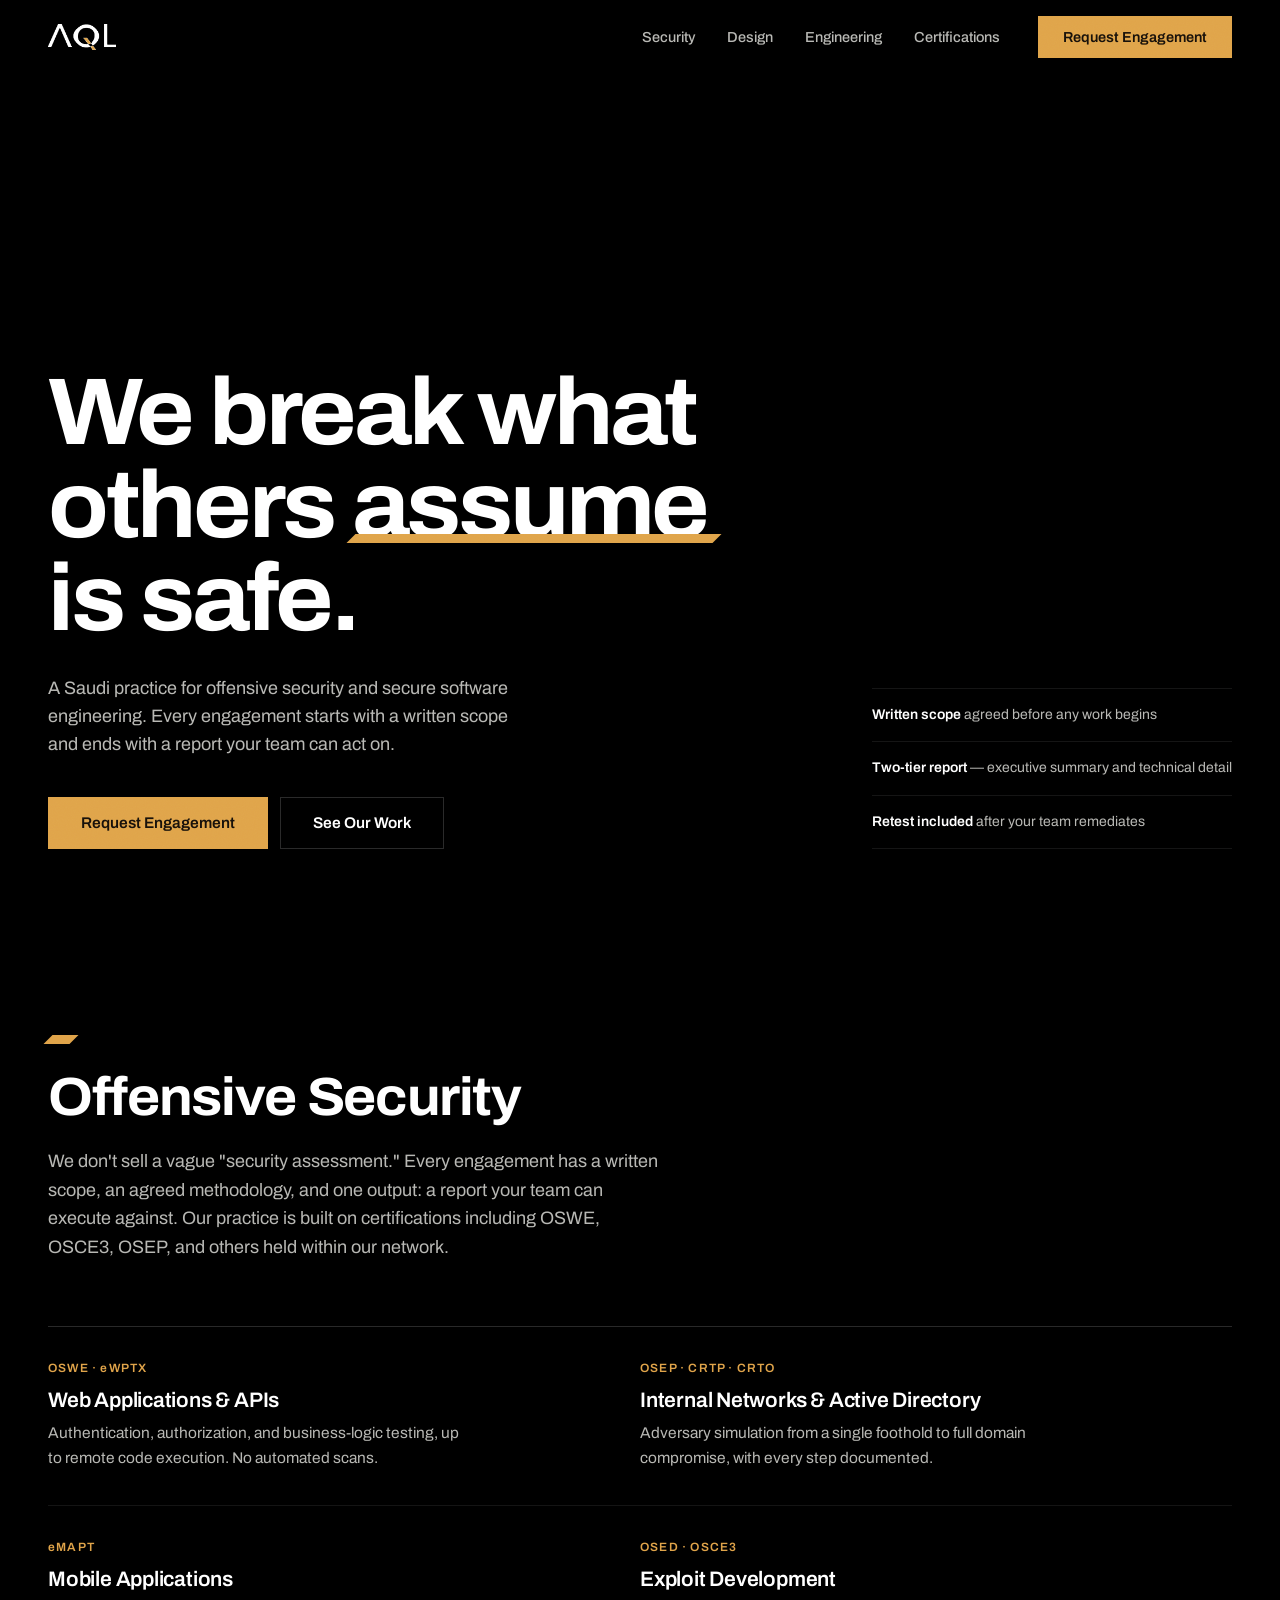
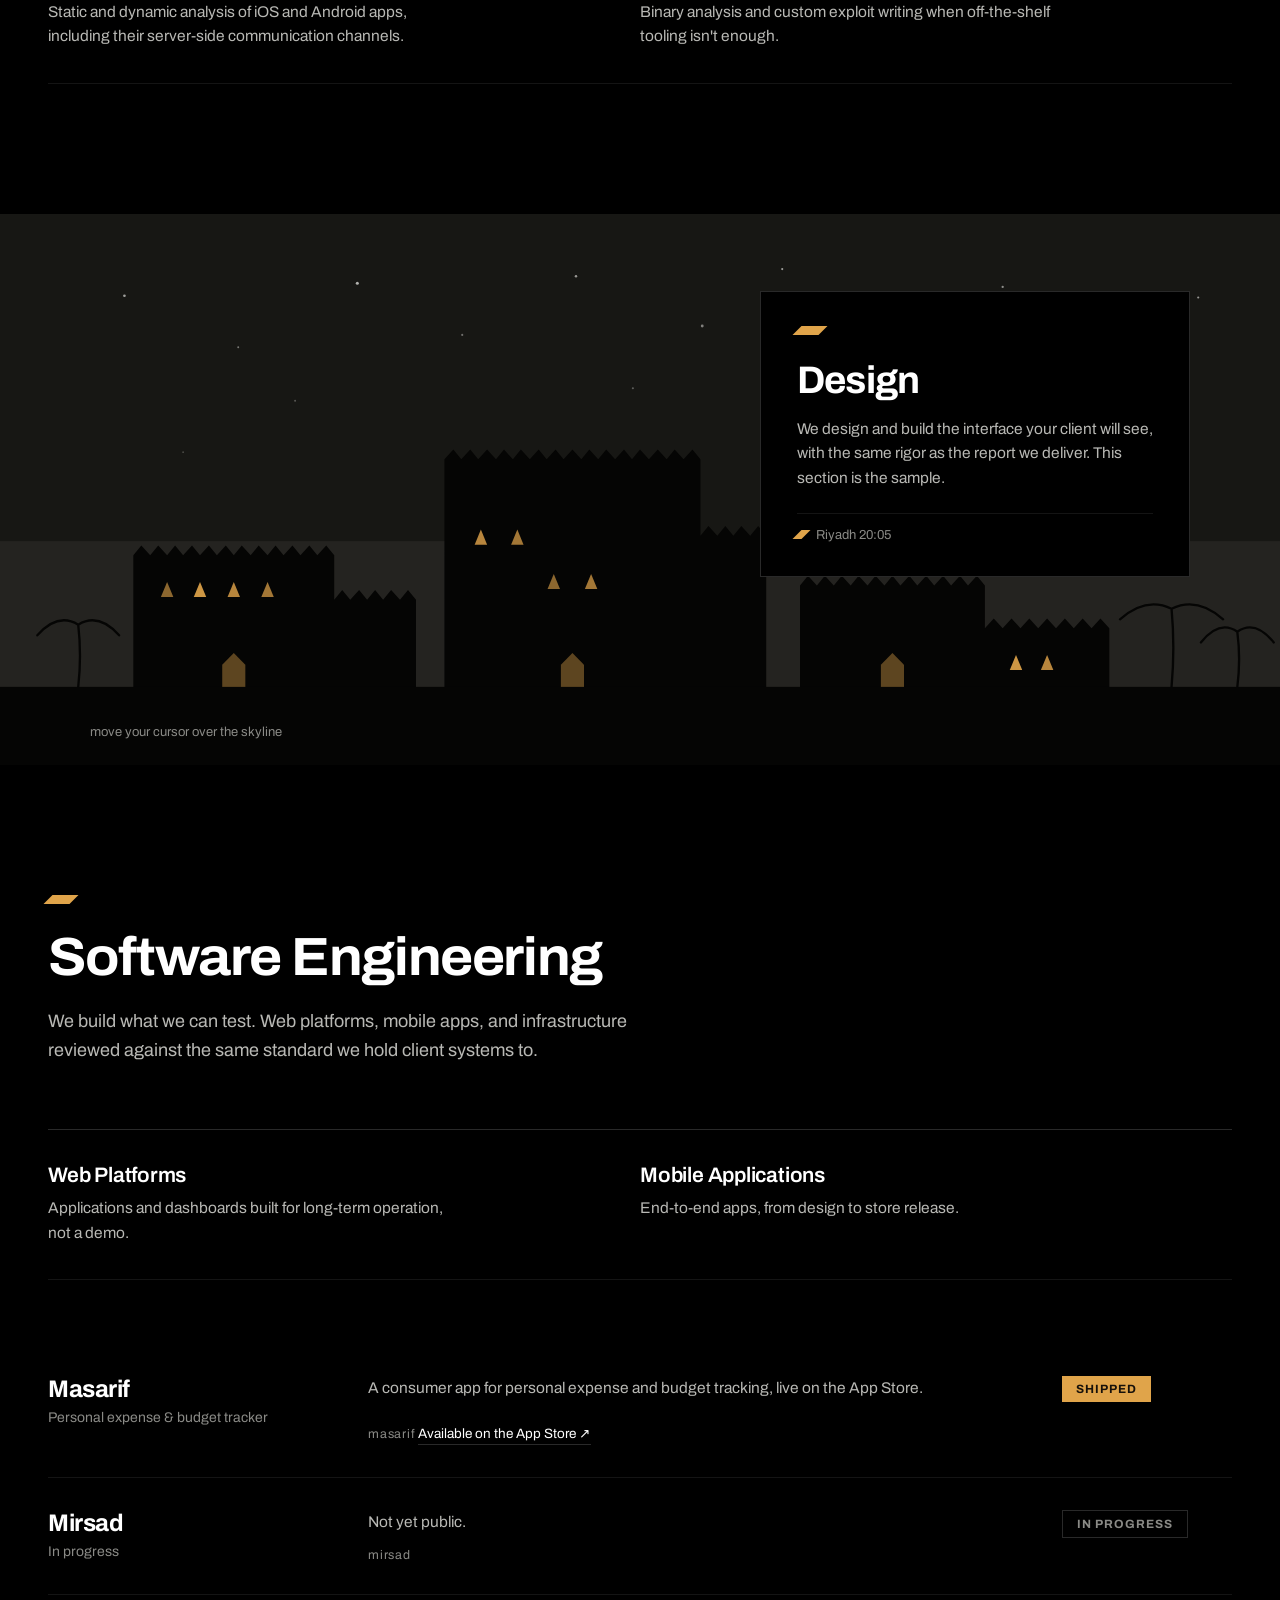
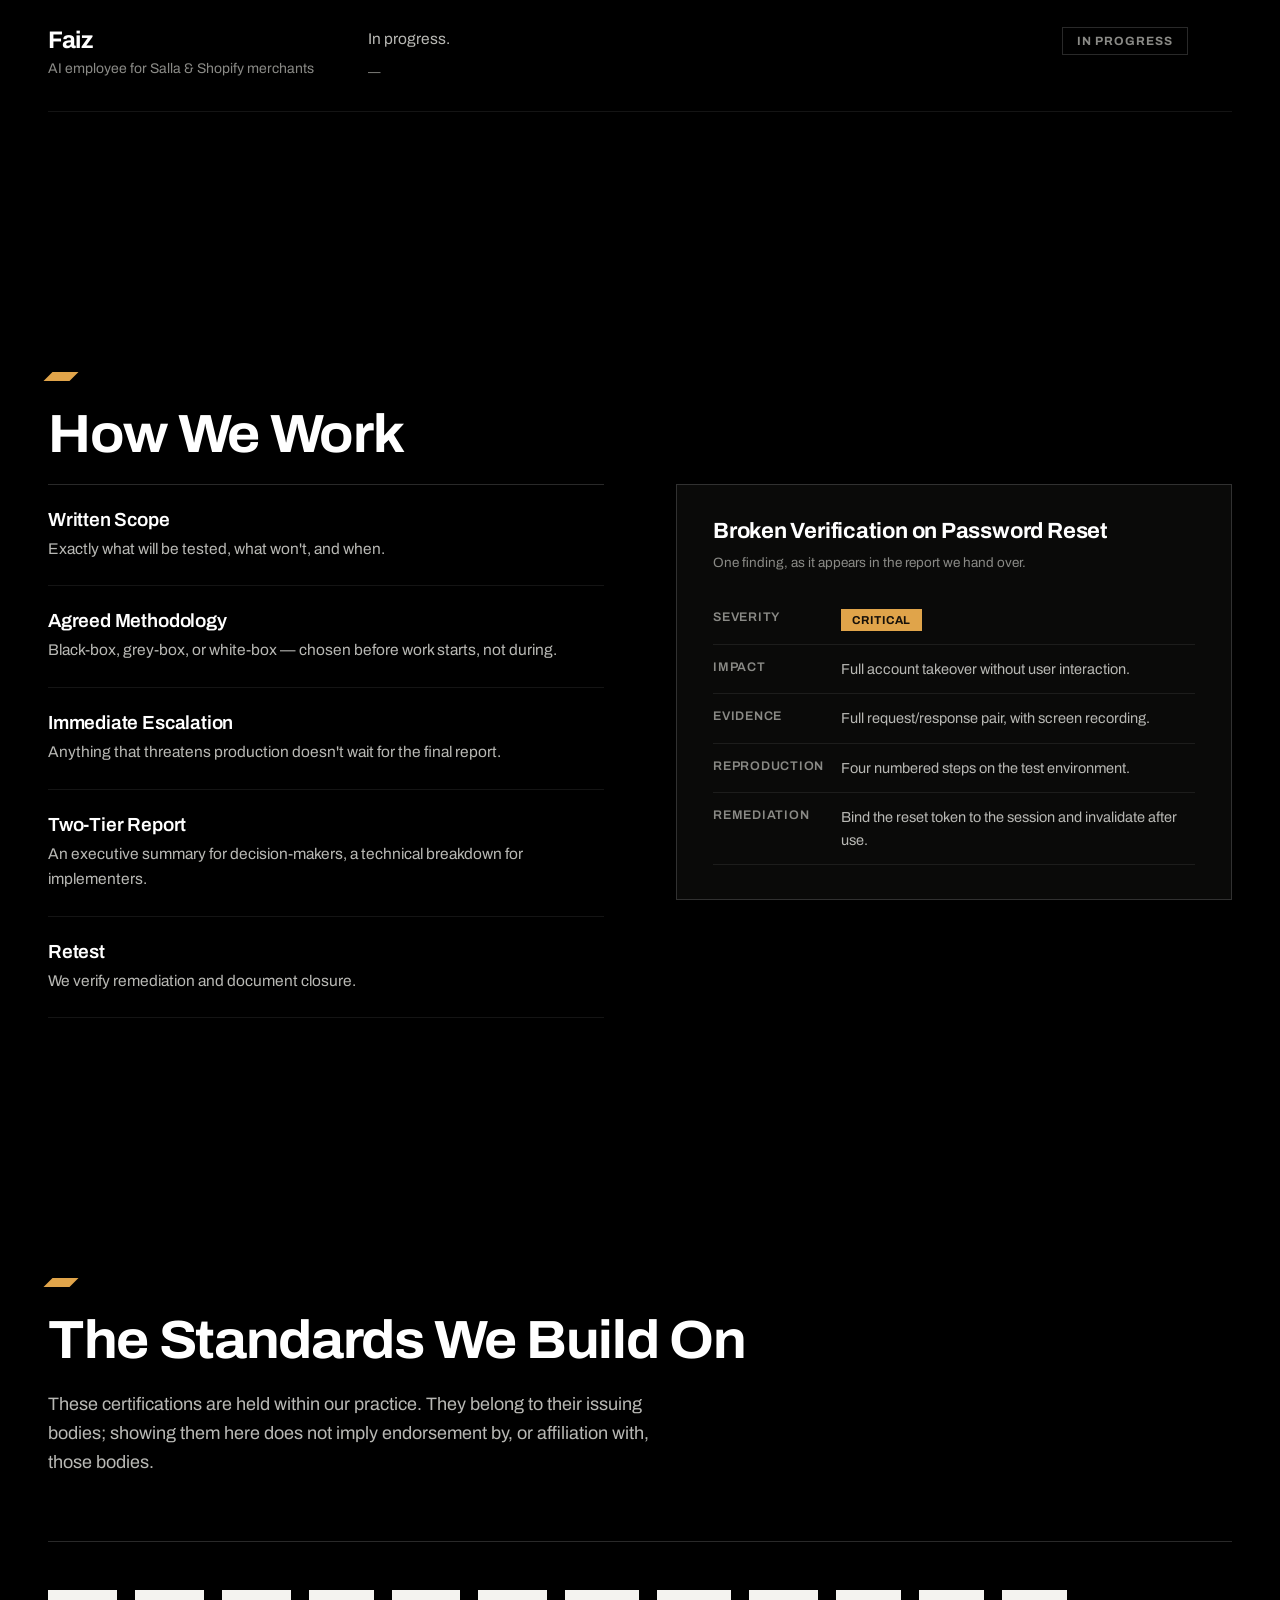
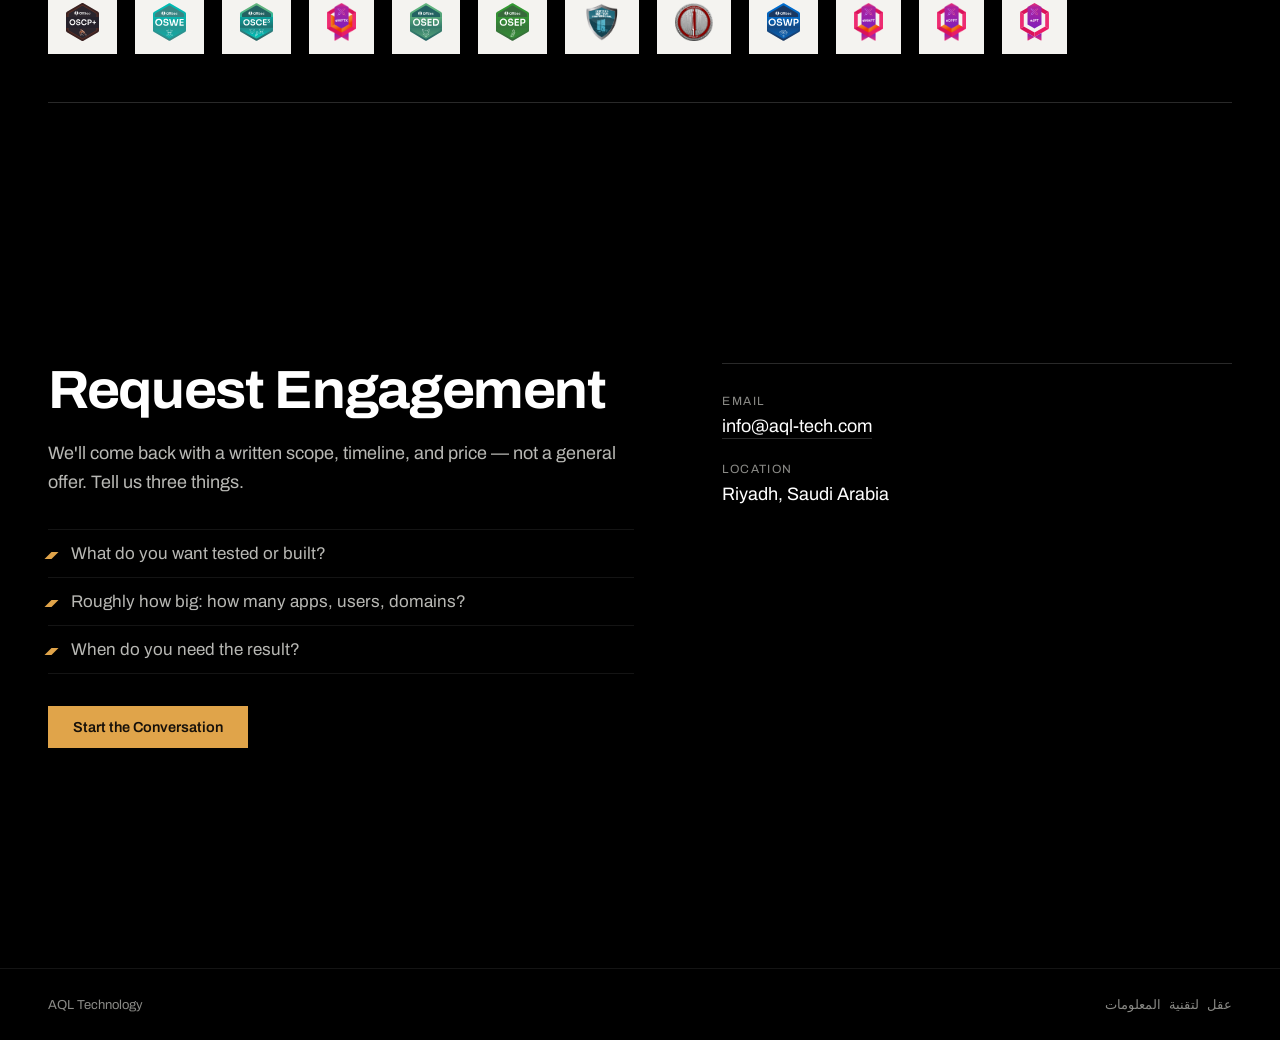
<file: index.html>
<!doctype html>
<html lang="en" dir="ltr" class="anim">
<head>
<meta charset="utf-8">
<meta name="viewport" content="width=device-width,initial-scale=1,viewport-fit=cover">
<meta name="theme-color" content="#000000">
<title>AQL Technology — Offensive Security &amp; Software Engineering</title>
<meta name="description" content="A Saudi practice for offensive security and secure software engineering. Every engagement starts with a written scope and ends with a report your team can act on.">
<link rel="icon" type="image/png" href="assets/logo_favicon.png">

<link rel="preconnect" href="https://fonts.googleapis.com">
<link rel="preconnect" href="https://fonts.gstatic.com" crossorigin>
<link rel="stylesheet" href="https://fonts.googleapis.com/css2?family=Archivo:wdth,wght@75..125,400..800&display=swap">

<style>
  :root{
    --bg:#000000; --ink:#ffffff;
    --text-2:#B8B8B4;            /* body secondary  ~9.2:1 */
    --text-3:#8A8A86;            /* labels / small  ~6.1:1 */
    --accent:#E0A44A;            /* from the logo cut, 9.58:1 on black */
    --accent-ink:#17110a;
    --line: rgba(255,255,255,.16);
    --line-soft: rgba(255,255,255,.08);
    --header-x: 48px;
    --nav-h: 38px; --btn-h: 42px; --hero-btn-h: 52px;
    --h1: clamp(42px, 7.4vw, 104px);
    --h2: clamp(30px, 4.2vw, 60px);
    --lede: 18px;
    --measure: 62ch;
    --soft: cubic-bezier(.22,.61,.36,1);
    --reveal: cubic-bezier(.16,1,.3,1);
  }

  html, body{ background:#000000 !important; color:#ffffff; }
  *,*::before,*::after{ box-sizing:border-box; margin:0; padding:0; }
  html, body{ background:#000000; color:#ffffff; }
  html{ scroll-behavior:smooth; }
  body{
    font-family:"Archivo",system-ui,-apple-system,"Segoe UI",sans-serif;
    font-synthesis-weight:none;
    -webkit-font-smoothing:antialiased; -moz-osx-font-smoothing:grayscale;
    overflow-x:clip; position:relative;
  }
  a{ color:inherit; text-decoration:none; }
  button{ font-family:inherit; }
  img{ max-width:100%; display:block; }
  section{ position:relative; scroll-margin-top:86px; }
  main > section[id]{ scroll-margin-top:86px; }
  ::selection{ background:var(--accent); color:var(--accent-ink); }

  /* keyboard focus — visible on a black ground */
  :focus-visible{
    outline:2px solid var(--accent); outline-offset:3px; border-radius:2px;
  }

  .grain{
    position:fixed; inset:0; z-index:100; pointer-events:none;
    opacity:.07; mix-blend-mode:overlay;
    background-image:url("data:image/svg+xml,%3Csvg xmlns='http://www.w3.org/2000/svg' width='120' height='120'%3E%3Cfilter id='n'%3E%3CfeTurbulence type='fractalNoise' baseFrequency='0.9' numOctaves='2' stitchTiles='stitch'/%3E%3C/filter%3E%3Crect width='100%25' height='100%25' filter='url(%23n)'/%3E%3C/svg%3E");
  }

  /* ══ THE CUT ══ the logo's 45° slash, used as the one recurring mark ══ */
  .cut{ position:relative; display:inline-block; white-space:nowrap; }
  .cut::after{
    content:""; position:absolute; left:-.06em; right:-.06em; bottom:.1em; height:.1em;
    background:var(--accent); transform:skewX(-45deg); transform-origin:left bottom;
  }
  /* section mark: a small amber parallelogram, replaces numeric scaffolding */
  .mark{
    display:block; width:26px; height:9px; background:var(--accent);
    transform:skewX(-45deg); margin-bottom:26px;
  }

  /* ---------- header: translucent, sticky, content passes under ---------- */
  header.header{
    position:sticky; top:0; z-index:50;
    display:grid; grid-template-columns:auto 1fr auto; align-items:center; gap:24px;
    padding:16px var(--header-x);
    background:rgba(0,0,0,.62);
    backdrop-filter:blur(20px) saturate(160%);
    -webkit-backdrop-filter:blur(20px) saturate(160%);
    border-bottom:1px solid transparent;
    transition:border-color .3s ease, background-color .3s ease;
  }
  header.header.is-stuck{ border-bottom-color:var(--line-soft); }
  .logo{ display:inline-flex; align-items:center; justify-self:start; }

  nav#site-nav{ display:flex; align-items:center; gap:4px; justify-self:end; }
  .navlink{
    height:var(--nav-h); padding:0 14px;
    display:inline-flex; align-items:center;
    color:var(--text-2); font-size:14.5px; font-weight:500;
    letter-spacing:0; white-space:nowrap; position:relative;
    transition:color .18s ease;
  }
  .navlink::after{
    content:""; position:absolute; left:14px; right:14px; bottom:8px; height:2px;
    background:var(--accent); transform:skewX(-45deg) scaleX(0); transform-origin:left center;
    transition:transform .28s var(--soft);
  }
  @media (hover:hover) and (pointer:fine){
    .navlink:hover{ color:#fff; }
    .navlink:hover::after{ transform:skewX(-45deg) scaleX(1); }
  }
  .navlink:active{ color:var(--accent); }

  .header-right{ display:flex; align-items:center; gap:12px; justify-self:end; }

  .burger{
    display:none; width:42px; height:42px;
    border:1px solid var(--line); background:transparent;
    z-index:60; position:relative; align-items:center; justify-content:center;
    gap:5px; flex-direction:column; cursor:pointer;
    transition:border-color .2s ease;
  }
  .burger:hover{ border-color:var(--accent); }
  .burger span{ width:16px; height:1.5px; background:#fff; transition:transform .25s ease, opacity .2s ease; }
  body.menu-open .burger span:nth-child(1){ transform:translateY(6.5px) rotate(45deg); }
  body.menu-open .burger span:nth-child(2){ opacity:0; }
  body.menu-open .burger span:nth-child(3){ transform:translateY(-6.5px) rotate(-45deg); }

  /* ---------- buttons: flat, no glow, feedback on press ---------- */
  .btn{
    position:relative; display:inline-flex; align-items:center; justify-content:center;
    height:var(--btn-h); padding:0 24px;
    font-size:14.5px; font-weight:600; letter-spacing:0; line-height:1;
    white-space:nowrap; cursor:pointer; border-radius:0;
    transition:background-color .2s ease, border-color .2s ease, color .2s ease, transform .09s ease;
  }
  .btn:active{ transform:scale(.975); }
  .btn-solid{ background:var(--accent); color:var(--accent-ink); border:1px solid var(--accent); }
  @media (hover:hover) and (pointer:fine){ .btn-solid:hover{ background:#EFBC6D; border-color:#EFBC6D; } }
  .btn-ghost{ background:transparent; color:#fff; border:1px solid var(--line); }
  @media (hover:hover) and (pointer:fine){ .btn-ghost:hover{ border-color:#fff; } }
  .hero-actions .btn{ height:var(--hero-btn-h); padding:0 32px; font-size:15.5px; }

  /* ---------- hero: left-aligned, asymmetric ---------- */
  .hero{
    min-height:calc(100dvh - 70px);
    display:grid; grid-template-columns:minmax(0,1fr) auto; align-items:end; gap:64px;
    padding:120px var(--header-x) 56px; position:relative; z-index:1;
  }
  .eyebrow{
    display:block; margin-bottom:30px;
    color:var(--accent); font-size:13px; font-weight:600;
    letter-spacing:.14em; text-transform:uppercase;
  }
  h1.headline{
    font-size:var(--h1); font-weight:700; font-stretch:105%; text-wrap:balance;
    line-height:.98; letter-spacing:-0.035em; color:#fff;
    max-width:16ch;
  }
  .lede{
    margin-top:30px; max-width:48ch; color:var(--text-2);
    font-size:var(--lede); font-weight:400; line-height:1.55; letter-spacing:0;
    text-wrap:pretty;
  }
  .hero-actions{ display:flex; flex-wrap:wrap; gap:12px; margin-top:38px; }

  /* hero right rail — the three commitments, stacked, rules between */
  .rail{ display:flex; flex-direction:column; gap:0; min-width:270px; }
  .rail-item{
    padding:16px 0; border-top:1px solid var(--line-soft);
    font-size:14px; line-height:1.45; color:var(--text-2);
  }
  .rail-item:last-child{ border-bottom:1px solid var(--line-soft); }
  .rail-item b{ color:#fff; font-weight:600; }

  /* ---------- sections ---------- */
  .section{ padding:130px var(--header-x); max-width:1320px; margin:0 auto; }
  .section h2{
    font-size:var(--h2); font-weight:700; font-stretch:105%;
    letter-spacing:-0.025em; line-height:1.02; margin-bottom:22px;
  }
  .section .lede-body{ font-size:18px; line-height:1.6; color:var(--text-2); max-width:var(--measure); margin-bottom:64px; text-wrap:pretty; }

  .grid-2{ display:grid; grid-template-columns:repeat(2,minmax(0,1fr)); border-top:1px solid var(--line); }
  .cap-card{ padding:34px 44px 34px 0; border-bottom:1px solid var(--line-soft); }
  .cap-card .code{ font-size:12px; font-weight:600; color:var(--accent); margin-bottom:14px; letter-spacing:.1em; }
  .cap-card h3{ font-size:21px; font-weight:600; margin-bottom:10px; letter-spacing:-0.01em; }
  .cap-card p{ font-size:15.5px; line-height:1.6; color:var(--text-2); max-width:46ch; }

  /* ---------- design / morph scene ---------- */
  .design-section{ padding:0; }
  .scene-wrap{ position:relative; overflow:hidden; background:#050504; }
  .scene-morph{ position:relative; width:100%; aspect-ratio:1440/620; overflow:hidden; cursor:crosshair; }
  .scene-layer{ position:absolute; inset:0; }
  .scene-layer svg{ width:100%; height:100%; display:block; }
  .scene-layer--reveal{
    filter:invert(1) saturate(1.5) hue-rotate(-10deg) brightness(1.15);
    -webkit-mask-image:linear-gradient(#000,#000); mask-image:linear-gradient(#000,#000);
    -webkit-mask-repeat:no-repeat; mask-repeat:no-repeat;
    -webkit-mask-size:100% 100%; mask-size:100% 100%;
    opacity:0; transition:opacity .15s ease;
  }
  .scene-morph.hovering .scene-layer--reveal{ opacity:1; }
  .scene-card{
    position:absolute; top:14%; right:7%; width:min(430px,40%);
    background:#000; color:#fff; padding:34px 36px; z-index:2;
    border:1px solid var(--line);
  }
  .scene-card h2{ font-size:clamp(28px,3vw,44px); margin-bottom:16px; font-weight:700; letter-spacing:-0.025em; line-height:1.02; }
  .scene-card p{ font-size:15.5px; line-height:1.6; color:var(--text-2); margin-bottom:22px; }
  .scene-clock{ border-top:1px solid var(--line-soft); padding-top:14px; display:flex; align-items:center; gap:10px; font-size:13px; color:var(--text-3); }
  .scene-clock i{ width:9px; height:9px; background:var(--accent); display:inline-block; transform:skewX(-45deg); }
  .scene-hint{
    position:absolute; bottom:26px; left:7%; z-index:2;
    color:var(--text-3); font-size:13px; letter-spacing:0;
  }

  /* ---------- built rows ---------- */
  .built-row{ display:grid; grid-template-columns:280px 1fr 170px; gap:40px; padding:32px 0; border-bottom:1px solid var(--line-soft); align-items:start; }
  .built-row:first-of-type{ border-top:1px solid var(--line); }
  .built-row h3{ font-size:24px; font-weight:700; margin-bottom:6px; letter-spacing:-0.02em; }
  .built-row .sub{ font-size:14px; color:var(--text-3); }
  .built-row .desc{ font-size:15.5px; line-height:1.6; color:var(--text-2); margin-bottom:10px; }
  .built-row .repo{ font-size:12.5px; color:var(--text-3); letter-spacing:.06em; }
  .pill-status{ display:inline-flex; align-items:center; font-size:12px; font-weight:700; padding:6px 14px; letter-spacing:.08em; text-transform:uppercase; }
  .pill-status.shipped{ background:var(--accent); color:var(--accent-ink); }
  .pill-status.progress{ border:1px solid var(--line); color:var(--text-3); }
  .store-btn{ display:inline-flex; align-items:center; gap:8px; margin-top:14px; font-size:13.5px; color:#fff; border-bottom:1px solid var(--line); padding-bottom:3px; transition:border-color .2s ease, color .2s ease; }
  .store-btn:hover{ border-color:var(--accent); color:var(--accent); }

  /* ---------- method ---------- */
  .method-grid{ display:grid; grid-template-columns:1fr 1fr; gap:72px; align-items:start; }
  .method-step{ padding:24px 0; border-bottom:1px solid var(--line-soft); }
  .method-step:first-child{ border-top:1px solid var(--line); }
  .method-step h3{ font-size:19px; font-weight:600; margin-bottom:7px; letter-spacing:-0.01em; }
  .method-step p{ font-size:15.5px; line-height:1.6; color:var(--text-2); }
  .report-card{ background:#0A0A09; border:1px solid var(--line); padding:34px 36px; }
  .report-caption{ font-size:13.5px; color:var(--text-3); line-height:1.55; margin:10px 0 22px; }
  .report-card .sev{ background:var(--accent); color:var(--accent-ink); font-size:11.5px; font-weight:700; padding:5px 11px; letter-spacing:.08em; text-transform:uppercase; }
  .report-card h3{ font-size:22px; margin:0; font-weight:700; letter-spacing:-0.01em; }
  .report-row{ display:grid; grid-template-columns:110px 1fr; gap:18px; padding:13px 0; border-bottom:1px solid var(--line-soft); font-size:14.5px; }
  .report-row .k{ font-weight:600; color:var(--text-3); font-size:12.5px; letter-spacing:.06em; text-transform:uppercase; padding-top:2px; }
  .report-row .v{ color:var(--text-2); line-height:1.55; }

  /* ---------- certifications ---------- */
  .cert-grid{ display:flex; flex-wrap:wrap; gap:18px; align-items:center; padding:48px 0; border-top:1px solid var(--line); border-bottom:1px solid var(--line); }
  .cert-tile{ display:flex; align-items:center; justify-content:center; background:#F4F3F0; padding:14px 18px; height:64px; }
  .cert-tile img{ height:38px; width:auto; display:block; }
  .cert-note{ font-size:13.5px; color:var(--text-3); line-height:1.65; max-width:var(--measure); margin-top:26px; }

  /* ---------- contact ---------- */
  .contact-grid{ display:grid; grid-template-columns:1.15fr 1fr; gap:88px; align-items:start; }
  .ask-item{ display:flex; align-items:baseline; gap:16px; font-size:17px; color:var(--text-2); padding:14px 0; border-bottom:1px solid var(--line-soft); }
  .ask-item:first-of-type{ border-top:1px solid var(--line-soft); }
  .ask-item i{ width:7px; height:7px; background:var(--accent); transform:skewX(-45deg); flex:none; }
  .contact-side{ border-top:1px solid var(--line); padding-top:30px; display:flex; flex-direction:column; gap:26px; }
  .contact-side .label{ font-size:12px; color:var(--text-3); margin-bottom:8px; letter-spacing:.12em; text-transform:uppercase; }
  .contact-side a, .contact-side span{ font-size:18px; }
  .contact-side a{ border-bottom:1px solid var(--line); padding-bottom:2px; transition:border-color .2s ease, color .2s ease; }
  .contact-side a:hover{ border-color:var(--accent); color:var(--accent); }
  footer.foot{ border-top:1px solid var(--line-soft); margin:90px auto 0; padding:28px var(--header-x); display:flex; justify-content:space-between; align-items:center; gap:20px; font-size:13px; color:var(--text-3); max-width:1320px; }

  /* ---------- entrance ---------- */
  .appear{
    opacity:1;
    animation-duration:.9s; animation-fill-mode:both;
    animation-timing-function:var(--reveal); animation-delay:var(--d,.06s);
  }
  .appear--scale{ animation-name:in-scale; animation-timing-function:var(--soft); }
  .appear--soft{ animation-name:in-soft; animation-timing-function:var(--soft); }
  .appear--mask{ animation-name:in-mask; }
  .appear--pop{ animation-name:in-pop; animation-timing-function:var(--soft); }
  .appear--btn{ animation-name:in-btn; animation-timing-function:var(--soft); }
  .appear--stat{ animation-name:in-stat; animation-timing-function:var(--soft); }
  .appear.is-in{ animation:none!important; opacity:1!important; transform:none!important; }

  @keyframes in-scale{ from{ opacity:0; transform:scale(.9);} to{ opacity:1; transform:none;} }
  @keyframes in-soft{ from{ opacity:0; transform:translateY(12px);} to{ opacity:1; transform:none;} }
  @keyframes in-mask{ from{ opacity:0; transform:translateY(.16em);} to{ opacity:1; transform:none;} }
  @keyframes in-pop{ 0%{ opacity:0; transform:translateY(8px);} 100%{ opacity:1; transform:none;} }
  @keyframes in-btn{ from{ opacity:0; transform:translateY(14px);} to{ opacity:1; transform:none;} }
  @keyframes in-stat{ from{ opacity:0; transform:translateY(14px);} to{ opacity:1; transform:none;} }

  /* ---------- accessibility: three independent signals ---------- */
  @media (prefers-reduced-motion:reduce){
    *,*::before,*::after{ transition-duration:.01ms!important; animation-duration:.01ms!important; animation-iteration-count:1!important; }
    .appear{ opacity:1!important; transform:none!important; }
    html{ scroll-behavior:auto; }
  }
  @media (prefers-reduced-transparency:reduce){
    header.header{ background:#000!important; backdrop-filter:none!important; -webkit-backdrop-filter:none!important; border-bottom-color:var(--line); }
    .menu-backdrop{ backdrop-filter:none!important; -webkit-backdrop-filter:none!important; background:rgba(0,0,0,.94)!important; }
  }
  @media (prefers-contrast:more){
    :root{ --text-2:#EDEDEB; --text-3:#D0D0CC; --line:rgba(255,255,255,.5); --line-soft:rgba(255,255,255,.34); }
    header.header{ background:#000!important; backdrop-filter:none!important; border-bottom:1px solid #fff; }
    .btn-ghost{ border-color:#fff; }
  }

  /* ---------- mobile menu ---------- */
  .menu-backdrop{
    display:block; position:fixed; inset:0; z-index:40;
    background:rgba(0,0,0,.6); opacity:0; visibility:hidden; transition:opacity .26s ease;
  }
  body.menu-open .menu-backdrop{ opacity:1; visibility:visible; backdrop-filter:blur(20px); -webkit-backdrop-filter:blur(20px); }
  body.menu-open{ overflow:hidden; }

  @media (max-width:980px){
    .hero{ grid-template-columns:1fr; align-items:start; gap:48px; padding-top:88px; }
    .rail{ min-width:0; }
    .method-grid, .contact-grid, .grid-2{ grid-template-columns:1fr; }
    .built-row{ grid-template-columns:1fr; gap:14px; }
    .scene-card{ position:static; width:100%; }
    .scene-hint{ position:static; display:block; padding:0 var(--header-x) 24px; }
  }
  @media (max-width:900px){
    :root{ --header-x:20px; }
    nav#site-nav{
      position:fixed; inset:0; z-index:45; flex-direction:column; justify-content:center;
      gap:6px; padding:32px; opacity:0; visibility:hidden; pointer-events:none;
      transition:opacity .26s ease;
    }
    body.menu-open nav#site-nav{ opacity:1; visibility:visible; pointer-events:auto; }
    .navlink{ width:100%; max-width:340px; height:60px; font-size:22px; justify-content:center; }
    .navlink::after{ left:50%; right:auto; width:0; transition:none; }
    .header-cta{ display:none; }
    .burger{ display:flex; }
    header.header{ grid-template-columns:auto 1fr auto; }
    .hero-actions{ flex-direction:column; align-items:stretch; }
    .hero-actions .btn{ width:100%; }
    .section{ padding:84px var(--header-x); }
    footer.foot{ flex-direction:column; align-items:flex-start; gap:10px; }
  }
</style>
</head>
<body style="background:#000;color:#fff">

<div class="grain" aria-hidden="true"></div>
<div class="menu-backdrop" aria-hidden="true"></div>

<header class="header">
  <a class="logo appear appear--scale" style="--d:.08s" href="#top" aria-label="AQL Technology">
    <img src="assets/logo_mark_white.png" alt="AQL Technology" style="height:26px;width:auto;">
  </a>

  <nav id="site-nav" aria-label="Primary">
    <a class="navlink appear appear--scale" style="--d:.16s" href="#security">Security</a>
    <a class="navlink appear appear--soft" style="--d:.28s" href="#design">Design</a>
    <a class="navlink appear appear--scale" style="--d:.40s" href="#engineering">Engineering</a>
    <a class="navlink appear appear--soft" style="--d:.52s" href="#certifications">Certifications</a>
  </nav>

  <div class="header-right">
    <a class="btn btn-solid header-cta appear appear--scale" style="--d:.34s" href="#contact">Request Engagement</a>
    <button class="burger" id="burger" aria-controls="site-nav" aria-expanded="false" aria-label="Open menu">
      <span></span><span></span><span></span>
    </button>
  </div>
</header>

<main id="top">

  <section class="hero">
    <div class="hero-copy">
      <h1 class="headline">
        <span class="appear appear--mask" style="--d:.30s; display:block">We break what</span>
        <span class="appear appear--mask" style="--d:.44s; display:block">others <span class="cut">assume</span></span>
        <span class="appear appear--mask" style="--d:.58s; display:block">is safe.</span>
      </h1>

      <p class="lede appear appear--soft" style="--d:.74s">
        A Saudi practice for offensive security and secure software engineering. Every engagement starts with a written scope and ends with a report your team can act on.
      </p>

      <div class="hero-actions">
        <a class="btn btn-solid appear appear--btn" style="--d:.88s" href="#contact">Request Engagement</a>
        <a class="btn btn-ghost appear appear--btn" style="--d:.98s" href="#design">See Our Work</a>
      </div>
    </div>

    <aside class="rail" aria-label="What every engagement includes">
      <div class="rail-item appear appear--stat" style="--d:1.02s"><b>Written scope</b> agreed before any work begins</div>
      <div class="rail-item appear appear--stat" style="--d:1.12s"><b>Two-tier report</b> — executive summary and technical detail</div>
      <div class="rail-item appear appear--stat" style="--d:1.22s"><b>Retest included</b> after your team remediates</div>
    </aside>
  </section>

  <!-- ══════════ security ══════════ -->
  <section id="security" class="section">
      <span class="mark" aria-hidden="true"></span>
    <h2>Offensive Security</h2>
    <p class="lede-body">We don't sell a vague "security assessment." Every engagement has a written scope, an agreed methodology, and one output: a report your team can execute against. Our practice is built on certifications including OSWE, OSCE3, OSEP, and others held within our network.</p>
    <div class="grid-2">
      <div class="cap-card"><div class="code">OSWE · eWPTX</div><h3>Web Applications &amp; APIs</h3><p>Authentication, authorization, and business-logic testing, up to remote code execution. No automated scans.</p></div>
      <div class="cap-card"><div class="code">OSEP · CRTP · CRTO</div><h3>Internal Networks &amp; Active Directory</h3><p>Adversary simulation from a single foothold to full domain compromise, with every step documented.</p></div>
      <div class="cap-card"><div class="code">eMAPT</div><h3>Mobile Applications</h3><p>Static and dynamic analysis of iOS and Android apps, including their server-side communication channels.</p></div>
      <div class="cap-card"><div class="code">OSED · OSCE3</div><h3>Exploit Development</h3><p>Binary analysis and custom exploit writing when off-the-shelf tooling isn't enough.</p></div>
    </div>
  </section>

  <!-- ══════════ design (morph scene) ══════════ -->
  <section id="design" class="design-section">
    <div class="scene-wrap">
      <div class="scene-morph" id="sceneMorph">
        <div class="scene-layer scene-layer--base">
          <svg viewBox="0 0 1440 620" preserveAspectRatio="xMidYMid slice" aria-label="Najdi night skyline">
            <g id="baseSceneRef">
            <rect width="1440" height="620" fill="#171714"/>
            <rect x="0" y="368" width="1440" height="164" fill="#242320"/>
            <circle cx="140" cy="92" r="1.5" fill="#F4F3F0" opacity="0.62"/><circle cx="268" cy="150" r="1.1" fill="#F4F3F0" opacity="0.44"/>
            <circle cx="402" cy="78" r="1.7" fill="#F4F3F0" opacity="0.7"/><circle cx="520" cy="136" r="1.2" fill="#F4F3F0" opacity="0.4"/>
            <circle cx="648" cy="70" r="1.4" fill="#F4F3F0" opacity="0.58"/><circle cx="790" cy="126" r="1.6" fill="#F4F3F0" opacity="0.48"/>
            <circle cx="880" cy="62" r="1.2" fill="#F4F3F0" opacity="0.62"/><circle cx="1006" cy="142" r="1.5" fill="#F4F3F0" opacity="0.44"/>
            <circle cx="1128" cy="82" r="1.3" fill="#F4F3F0" opacity="0.54"/><circle cx="1252" cy="156" r="1.6" fill="#F4F3F0" opacity="0.4"/>
            <circle cx="1348" cy="94" r="1.2" fill="#F4F3F0" opacity="0.58"/><circle cx="332" cy="210" r="1.1" fill="#F4F3F0" opacity="0.3"/>
            <circle cx="1064" cy="224" r="1.3" fill="#F4F3F0" opacity="0.34"/><circle cx="712" cy="196" r="1.2" fill="#F4F3F0" opacity="0.32"/>
            <circle cx="206" cy="268" r="1" fill="#F4F3F0" opacity="0.24"/><circle cx="962" cy="286" r="1.1" fill="#F4F3F0" opacity="0.22"/>
            <path d="M0 532 L150 532 L150 384 L159 373 L169 384 L178 373 L188 384 L197 373 L206 384 L216 373 L225 384 L235 373 L244 384 L254 373 L263 384 L272 373 L282 384 L291 373 L301 384 L310 373 L319 384 L329 373 L338 384 L348 373 L357 384 L367 373 L376 384 L376 532 L376 434 L385 423 L394 434 L404 423 L413 434 L422 423 L431 434 L440 423 L450 434 L459 423 L468 434 L468 532 L500 532 L500 276 L510 265 L519 276 L529 265 L538 276 L548 265 L558 276 L567 265 L577 276 L586 265 L596 276 L606 265 L615 276 L625 265 L634 276 L644 265 L654 276 L663 265 L673 276 L682 265 L692 276 L702 265 L711 276 L720 265 L730 276 L740 265 L750 276 L759 265 L769 276 L779 265 L788 276 L788 532 L788 362 L797 351 L807 362 L816 351 L825 362 L834 351 L844 362 L853 351 L862 362 L862 532 L900 532 L900 418 L909 407 L919 418 L928 407 L938 418 L947 407 L957 418 L966 407 L976 418 L985 407 L995 418 L1004 407 L1013 418 L1023 407 L1032 418 L1042 407 L1051 418 L1061 407 L1070 418 L1080 407 L1089 418 L1099 407 L1108 418 L1108 532 L1108 466 L1118 455 L1128 466 L1138 455 L1148 466 L1158 455 L1168 466 L1178 455 L1188 466 L1198 455 L1208 466 L1218 455 L1228 466 L1238 455 L1248 466 L1248 532 L1440 532 L1440 620 L0 620 Z" fill="#050504"/>
            <path d="M1318 532 Q1322 488 1318 444 M1318 444 Q1289 430 1260 456 M1318 444 Q1347 430 1376 456" fill="none" stroke="#050504" stroke-width="2.6" stroke-linecap="round"/>
            <path d="M1392 532 Q1396 501 1392 470 M1392 470 Q1372 456 1351 482 M1392 470 Q1412 456 1433 482" fill="none" stroke="#050504" stroke-width="2.6" stroke-linecap="round"/>
            <path d="M88 532 Q92 497 88 462 M88 462 Q65 448 42 474 M88 462 Q111 448 134 474" fill="none" stroke="#050504" stroke-width="2.6" stroke-linecap="round"/>
            <path d="M181 431 L188 414 L195 431 Z" fill="#E0A44A" opacity="0.62"/><path d="M218 431 L225 414 L232 431 Z" fill="#E0A44A" opacity="0.92"/>
            <path d="M256 431 L263 414 L270 431 Z" fill="#E0A44A" opacity="0.82"/><path d="M294 431 L301 414 L308 431 Z" fill="#E0A44A" opacity="0.72"/>
            <path d="M534 372 L541 355 L548 372 Z" fill="#E0A44A" opacity="0.82"/><path d="M575 372 L582 355 L589 372 Z" fill="#E0A44A" opacity="0.72"/>
            <path d="M616 422 L623 405 L630 422 Z" fill="#E0A44A" opacity="0.62"/><path d="M658 422 L665 405 L672 422 Z" fill="#E0A44A" opacity="0.72"/>
            <path d="M1136 513 L1143 496 L1150 513 Z" fill="#E0A44A" opacity="0.92"/><path d="M1171 513 L1178 496 L1185 513 Z" fill="#E0A44A" opacity="0.82"/>
            <path d="M250 532 L250 507 L263 494 L276 507 L276 532 Z" fill="#E0A44A" opacity="0.40"/>
            <path d="M631 532 L631 507 L644 494 L657 507 L657 532 Z" fill="#E0A44A" opacity="0.40"/>
            <path d="M991 532 L991 507 L1004 494 L1017 507 L1017 532 Z" fill="#E0A44A" opacity="0.40"/>
            <rect x="0" y="532" width="1440" height="88" fill="#050504"/>
            </g>
          </svg>
        </div>
        <div class="scene-layer scene-layer--reveal" id="sceneReveal" aria-hidden="true">
          <svg viewBox="0 0 1440 620" preserveAspectRatio="xMidYMid slice">
            <use href="#baseSceneRef"/>
          </svg>
        </div>
      </div>
      <span class="scene-hint" id="sceneHint">move your cursor over the skyline</span>
      <div class="scene-card">
      <span class="mark" aria-hidden="true"></span>
        <h2>Design</h2>
        <p>We design and build the interface your client will see, with the same rigor as the report we deliver. This section is the sample.</p>
        <div class="scene-clock"><i></i><span id="riyadhClock">Riyadh —:—</span></div>
      </div>
    </div>
  </section>

  <!-- ══════════ engineering ══════════ -->
  <section id="engineering" class="section">
      <span class="mark" aria-hidden="true"></span>
    <h2>Software Engineering</h2>
    <p class="lede-body">We build what we can test. Web platforms, mobile apps, and infrastructure reviewed against the same standard we hold client systems to.</p>

    <div class="grid-2" style="margin-bottom:64px">
      <div class="cap-card"><h3>Web Platforms</h3><p>Applications and dashboards built for long-term operation, not a demo.</p></div>
      <div class="cap-card"><h3>Mobile Applications</h3><p>End-to-end apps, from design to store release.</p></div>
    </div>

    <div class="built-row">
      <div><h3>Masarif</h3><span class="sub">Personal expense &amp; budget tracker</span></div>
      <div>
        <p class="desc">A consumer app for personal expense and budget tracking, live on the App Store.</p>
        <span class="repo">masarif</span>
        <a class="store-btn" href="https://apps.apple.com/sa/app/masarif-auto-expense-tracker/id6775404394" target="_blank" rel="noopener">Available on the App Store ↗</a>
      </div>
      <div><span class="pill-status shipped">Shipped</span></div>
    </div>
    <div class="built-row">
      <div><h3>Mirsad</h3><span class="sub">In progress</span></div>
      <div><p class="desc">Not yet public.</p><span class="repo">mirsad</span></div>
      <div><span class="pill-status progress">In Progress</span></div>
    </div>
    <div class="built-row">
      <div><h3>Faiz</h3><span class="sub">AI employee for Salla &amp; Shopify merchants</span></div>
      <div><p class="desc">In progress.</p><span class="repo">—</span></div>
      <div><span class="pill-status progress">In Progress</span></div>
    </div>
  </section>

  <!-- ══════════ method ══════════ -->
  <section id="method" class="section">
      <span class="mark" aria-hidden="true"></span>
    <h2>How We Work</h2>
    <div class="method-grid">
      <div>
        <div class="method-step"><div><h3>Written Scope</h3><p>Exactly what will be tested, what won't, and when.</p></div></div>
        <div class="method-step"><div><h3>Agreed Methodology</h3><p>Black-box, grey-box, or white-box — chosen before work starts, not during.</p></div></div>
        <div class="method-step"><div><h3>Immediate Escalation</h3><p>Anything that threatens production doesn't wait for the final report.</p></div></div>
        <div class="method-step"><div><h3>Two-Tier Report</h3><p>An executive summary for decision-makers, a technical breakdown for implementers.</p></div></div>
        <div class="method-step"><div><h3>Retest</h3><p>We verify remediation and document closure.</p></div></div>
      </div>
      <div class="report-card">
        <h3>Broken Verification on Password Reset</h3>
        <p class="report-caption">One finding, as it appears in the report we hand over.</p>
        <div class="report-row"><span class="k">Severity</span><span class="v"><span class="sev">Critical</span></span></div>
        <div class="report-row"><span class="k">Impact</span><span class="v">Full account takeover without user interaction.</span></div>
        <div class="report-row"><span class="k">Evidence</span><span class="v">Full request/response pair, with screen recording.</span></div>
        <div class="report-row"><span class="k">Reproduction</span><span class="v">Four numbered steps on the test environment.</span></div>
        <div class="report-row"><span class="k">Remediation</span><span class="v">Bind the reset token to the session and invalidate after use.</span></div>
      </div>
    </div>
  </section>

  <!-- ══════════ certifications ══════════ -->
  <section id="certifications" class="section">
      <span class="mark" aria-hidden="true"></span>
    <h2>The Standards We Build On</h2>
    <p class="lede-body">These certifications are held within our practice. They belong to their issuing bodies; showing them here does not imply endorsement by, or affiliation with, those bodies.</p>
    <div class="cert-grid">
      <div class="cert-tile"><img src="badges/OSCPplus.svg" alt="OSCP+"></div>
      <div class="cert-tile"><img src="badges/OSWE.svg" alt="OSWE"></div>
      <div class="cert-tile"><img src="badges/OSCE3.svg" alt="OSCE3"></div>
      <div class="cert-tile"><img src="badges/ewptx.png" alt="eWPTX"></div>
      <div class="cert-tile"><img src="badges/OSED.svg" alt="OSED"></div>
      <div class="cert-tile"><img src="badges/OSEP.svg" alt="OSEP"></div>
      <div class="cert-tile"><img src="badges/CRTP.png" alt="CRTP"></div>
      <div class="cert-tile"><img src="badges/CRTO.png" alt="CRTO"></div>
      <div class="cert-tile"><img src="badges/OSWP.svg" alt="OSWP"></div>
      <div class="cert-tile"><img src="badges/emapt.png" alt="eMAPT"></div>
      <div class="cert-tile"><img src="badges/ecppt.png" alt="eCPPT"></div>
      <div class="cert-tile"><img src="badges/ejpt.svg" alt="eJPT"></div>
    </div>
  </section>

  <!-- ══════════ contact ══════════ -->
  <section id="contact" class="section">
    <div class="contact-grid">
      <div>
        <h2>Request Engagement</h2>
        <p class="lede-body" style="margin-bottom:32px">We'll come back with a written scope, timeline, and price — not a general offer. Tell us three things.</p>
        <div class="ask-item"><i aria-hidden="true"></i><span>What do you want tested or built?</span></div>
        <div class="ask-item"><i aria-hidden="true"></i><span>Roughly how big: how many apps, users, domains?</span></div>
        <div class="ask-item"><i aria-hidden="true"></i><span>When do you need the result?</span></div>
        <a class="btn btn-solid" style="margin-top:32px" href="mailto:info@aql-tech.com">Start the Conversation</a>
      </div>
      <div class="contact-side">
        <div><div class="label">Email</div><a href="mailto:info@aql-tech.com">info@aql-tech.com</a></div>
        <div><div class="label">Location</div><span>Riyadh, Saudi Arabia</span></div>
      </div>
    </div>
  </section>

  <footer class="foot">
    <span>AQL Technology</span>
    <span style="font-family:ui-monospace,monospace">عقل لتقنية المعلومات</span>
  </footer>
</main>

<script>
(function(){
  "use strict";

  /* entrance: animationend -> is-in, plus rAF fallback */
  var appearEls = document.querySelectorAll(".appear");
  appearEls.forEach(function(el){
    el.addEventListener("animationend", function(){ el.classList.add("is-in"); }, { once:true });
  });
  requestAnimationFrame(function(){
    requestAnimationFrame(function(){
      var root = document.documentElement;
      var anyRunning = false;
      appearEls.forEach(function(el){
        var anims = el.getAnimations ? el.getAnimations() : [];
        if(anims.some(function(a){ return a.playState === "running" || a.playState === "finished"; })) anyRunning = true;
      });
      if(!anyRunning) appearEls.forEach(function(el){ el.classList.add("is-in"); });
      root.classList.remove("anim");
    });
  });

  /* header: hairline appears only once content sits under the chrome (§12) */
  var hdr = document.querySelector("header.header");
  if(hdr){
    var sentinel = document.createElement("div");
    sentinel.style.cssText = "position:absolute;top:0;left:0;width:1px;height:1px;pointer-events:none";
    document.body.prepend(sentinel);
    if("IntersectionObserver" in window){
      new IntersectionObserver(function(e){
        hdr.classList.toggle("is-stuck", !e[0].isIntersecting);
      }).observe(sentinel);
    }
  }

  /* mobile menu */
  var burger = document.getElementById("burger");
  var nav = document.getElementById("site-nav");
  function closeMenu(){
    document.body.classList.remove("menu-open");
    burger.setAttribute("aria-expanded","false");
    burger.setAttribute("aria-label","Open menu");
  }
  function openMenu(){
    document.body.classList.add("menu-open");
    burger.setAttribute("aria-expanded","true");
    burger.setAttribute("aria-label","Close menu");
  }
  burger.addEventListener("click", function(){
    document.body.classList.contains("menu-open") ? closeMenu() : openMenu();
  });
  nav.querySelectorAll("a").forEach(function(a){ a.addEventListener("click", closeMenu); });
  document.addEventListener("keydown", function(e){ if(e.key === "Escape") closeMenu(); });
  window.addEventListener("resize", function(){ if(window.matchMedia("(min-width:901px)").matches) closeMenu(); });

  /* Riyadh clock */
  function tick(){
    var el = document.getElementById("riyadhClock");
    if(!el) return;
    var s = new Intl.DateTimeFormat("en-US",{ timeZone:"Asia/Riyadh", hour:"2-digit", minute:"2-digit", hour12:false }).format(new Date());
    el.textContent = "Riyadh " + s;
  }
  tick(); setInterval(tick, 30000);

  /* mouse morph-reveal trail over the Najdi scene */
  var scene = document.getElementById("sceneMorph");
  var revealLayer = document.getElementById("sceneReveal");
  var sceneHint = document.getElementById("sceneHint");
  if(sceneHint && ("ontouchstart" in window || navigator.maxTouchPoints > 0)){
    sceneHint.textContent = "touch and drag over the skyline";
  }
  if(scene && revealLayer){
    var TRAIL_MAX_POINTS = 60, TRAIL_HEAD_R = 140, TRAIL_NOISE_AMP = 44,
        TRAIL_BLOB_PTS = 24, TRAIL_FADE_SPEED = 0.92, TRAIL_SAMPLE_DIST = 8;

    var maskCanvas = document.createElement("canvas");
    var mctx = maskCanvas.getContext("2d");
    var W = 1440, H = 620;
    maskCanvas.width = W; maskCanvas.height = H;

    var points = [];
    var head = { x: W/2, y: H/2, r: 0 };
    var hovering = false;
    var time = 0;
    var lastSample = null;

    function sceneToCanvas(clientX, clientY){
      var rect = scene.getBoundingClientRect();
      var x = (clientX - rect.left) / rect.width * W;
      var y = (clientY - rect.top) / rect.height * H;
      return { x:x, y:y };
    }

    scene.addEventListener("mouseenter", function(){ hovering = true; scene.classList.add("hovering"); });
    scene.addEventListener("mouseleave", function(){ hovering = false; scene.classList.remove("hovering"); });
    scene.addEventListener("mousemove", function(e){
      var p = sceneToCanvas(e.clientX, e.clientY);
      head.x = p.x; head.y = p.y;
    });

    /* touch: drag across the scene drives the same trail */
    scene.addEventListener("touchstart", function(e){
      hovering = true; scene.classList.add("hovering");
      var t = e.touches[0];
      var p = sceneToCanvas(t.clientX, t.clientY);
      head.x = p.x; head.y = p.y;
    }, { passive:true });
    scene.addEventListener("touchmove", function(e){
      var t = e.touches[0];
      var p = sceneToCanvas(t.clientX, t.clientY);
      head.x = p.x; head.y = p.y;
    }, { passive:true });
    scene.addEventListener("touchend", function(){ hovering = false; scene.classList.remove("hovering"); });

    function drawMorphBlob(ctx, cx, cy, r, t, seed){
      if(r < 2) return;
      ctx.beginPath();
      var pts = [];
      for(var i=0;i<TRAIL_BLOB_PTS;i++){
        var angle = (i / TRAIL_BLOB_PTS) * Math.PI * 2;
        var n1 = Math.sin(angle*3 + t*1.4 + seed) * 0.45;
        var n2 = Math.sin(angle*5 - t*0.9 + seed*2.3) * 0.3;
        var n3 = Math.cos(angle*2 + t*1.8 + seed*0.7) * 0.25;
        var noise = (n1+n2+n3) * TRAIL_NOISE_AMP * (r/TRAIL_HEAD_R);
        var rr = r + noise;
        pts.push({ x: cx + Math.cos(angle)*rr, y: cy + Math.sin(angle)*rr });
      }
      ctx.moveTo((pts[0].x+pts[pts.length-1].x)/2, (pts[0].y+pts[pts.length-1].y)/2);
      for(var j=0;j<pts.length;j++){
        var cur = pts[j], nxt = pts[(j+1)%pts.length];
        var midX = (cur.x+nxt.x)/2, midY=(cur.y+nxt.y)/2;
        ctx.quadraticCurveTo(cur.x, cur.y, midX, midY);
      }
      ctx.closePath();
      ctx.fill();
    }

    function frame(){
      time += 0.016;
      var targetR = hovering ? TRAIL_HEAD_R : 0;
      head.r += (targetR - head.r) * (hovering ? 0.14 : 0.04);

      if(hovering && head.r > 5){
        if(!lastSample || Math.hypot(head.x-lastSample.x, head.y-lastSample.y) > TRAIL_SAMPLE_DIST){
          points.push({ x:head.x, y:head.y, r:head.r, alpha:1, seed:Math.random()*100 });
          if(points.length > TRAIL_MAX_POINTS) points.shift();
          lastSample = { x:head.x, y:head.y };
        }
      }

      points = points.filter(function(p){
        p.alpha *= TRAIL_FADE_SPEED; p.r *= 0.995;
        return p.alpha > 0.01;
      });

      mctx.clearRect(0,0,W,H);
      mctx.fillStyle = "#fff";
      for(var i=0;i<points.length;i++){
        var p = points[i];
        mctx.globalAlpha = p.alpha;
        drawMorphBlob(mctx, p.x, p.y, p.r, time, p.seed);
      }
      mctx.globalAlpha = 1;

      var url = "url(" + maskCanvas.toDataURL() + ")";
      revealLayer.style.webkitMaskImage = url;
      revealLayer.style.maskImage = url;

      requestAnimationFrame(frame);
    }
    requestAnimationFrame(frame);
  }
})();
</script>
</body>
</html>
</file>
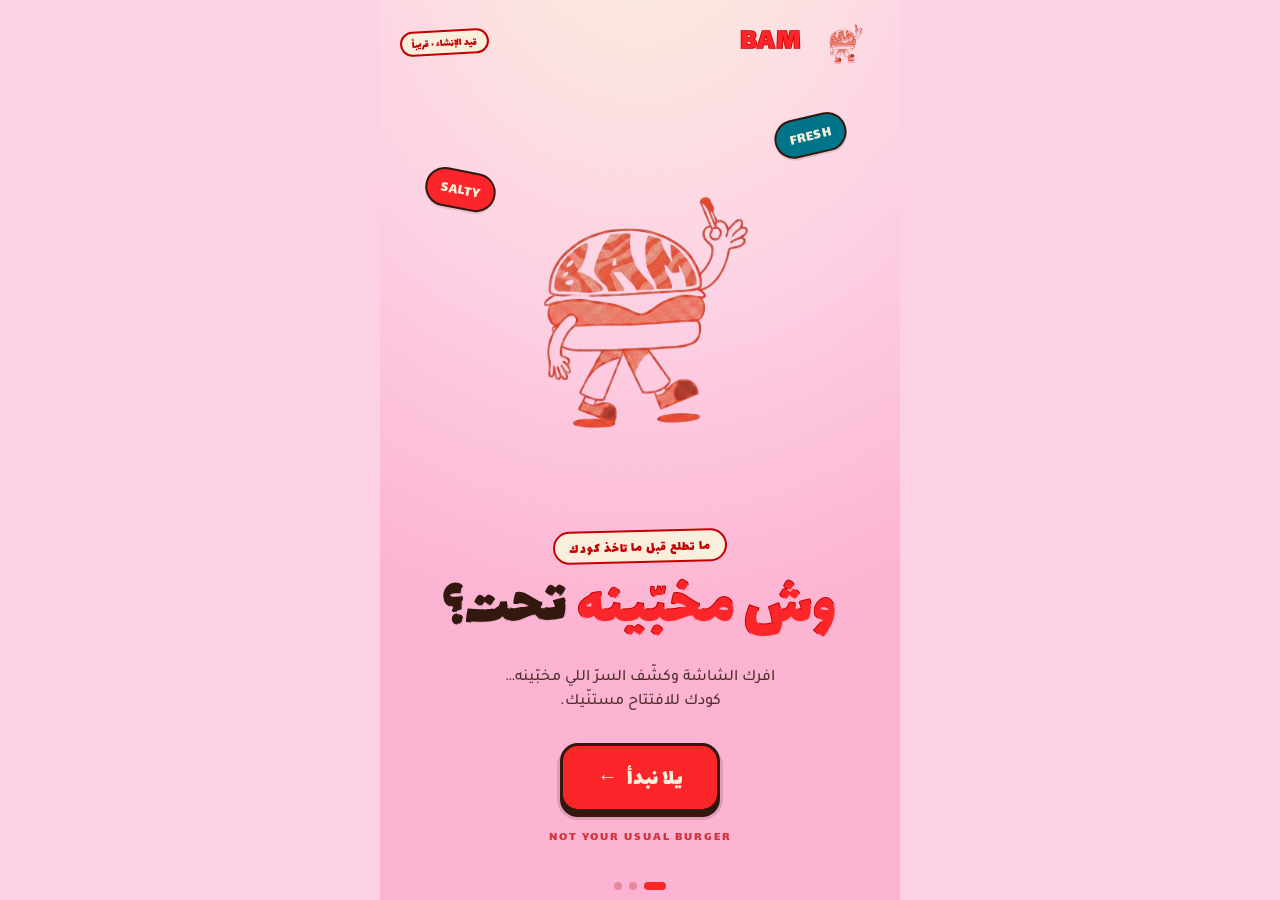
<file: bam.html>
<!DOCTYPE html>
<html lang="ar" dir="rtl">
<head>
<meta charset="UTF-8" />
<meta name="viewport" content="width=device-width, initial-scale=1.0, viewport-fit=cover, maximum-scale=1.0, user-scalable=no" />
<meta name="theme-color" content="#FF2E1F" />
<title>BAM — ما تطلع قبل ما تاخذ كودك</title>
<link rel="preconnect" href="https://fonts.googleapis.com">
<link rel="preconnect" href="https://fonts.gstatic.com" crossorigin>
<link href="https://fonts.googleapis.com/css2?family=Lalezar&family=Tajawal:wght@400;500;700;800;900&display=swap" rel="stylesheet">
<style>
  /* ============ TOKENS ============ */
  :root{
    --red:        oklch(0.635 0.243 27);
    --red-deep:   oklch(0.505 0.215 28);
    --red-soft:   oklch(0.70 0.20 25);
    --ink:        oklch(0.245 0.045 40);
    --pink:       oklch(0.905 0.055 350);
    --pink-deep:  oklch(0.845 0.092 352);
    --cream:      oklch(0.955 0.026 78);
    --paper:      oklch(0.975 0.015 80);
    --teal:       oklch(0.515 0.092 215);
    --bun:        oklch(0.765 0.125 70);
    --bun-hi:     oklch(0.855 0.105 80);
    --bun-lo:     oklch(0.665 0.125 58);
    --cheese:     oklch(0.805 0.165 67);
    --cheese-lo:  oklch(0.735 0.165 58);
    --patty:      oklch(0.405 0.078 48);
    --patty-lo:   oklch(0.315 0.062 42);
    --lettuce:    oklch(0.735 0.155 138);
    --lettuce-lo: oklch(0.645 0.155 140);

    --shadow-1: 0 2px 0 oklch(0.245 0.045 40 / .12);
    --ease: cubic-bezier(.22,1,.36,1);
    --safe-b: env(safe-area-inset-bottom, 0px);
  }

  *{ box-sizing:border-box; -webkit-tap-highlight-color:transparent; }
  html,body{ margin:0; padding:0; height:100%; }
  body{
    font-family:"Tajawal", system-ui, sans-serif;
    color:var(--ink);
    background:var(--pink);
    overflow:hidden;
    position:fixed; inset:0;
    -webkit-user-select:none; user-select:none;
    overscroll-behavior:none;
  }
  .stage{
    position:relative; height:100%; width:100%;
    max-width:520px; margin:0 auto;
    display:flex; flex-direction:column;
    background:
      radial-gradient(120% 80% at 50% -10%, var(--cream) 0%, var(--pink) 55%, var(--pink-deep) 100%);
  }
  /* halftone dot texture overlay */
  .stage::before{
    content:""; position:absolute; inset:0; pointer-events:none; z-index:0;
    background-image:radial-gradient(var(--red) 1.1px, transparent 1.2px);
    background-size:16px 16px; opacity:.06;
    mask-image:linear-gradient(180deg, transparent, #000 40%, #000 75%, transparent);
  }

  /* ============ HEADER / LOGO ============ */
  header{
    position:relative; z-index:5;
    display:flex; align-items:center; justify-content:space-between;
    padding:calc(14px + env(safe-area-inset-top,0px)) 20px 10px;
  }
  .logo{ display:flex; align-items:center; gap:9px; }
  .logo .mark{ height:56px; width:auto; display:block; object-fit:contain; filter:drop-shadow(0 2px 0 oklch(0.505 0.215 28 / .25)); }
  .logo .word{
    font-family:"Lalezar", cursive; font-size:30px; line-height:.8; letter-spacing:.5px;
    color:var(--red); -webkit-text-stroke:1.5px var(--red-deep); paint-order:stroke fill;
    transform:translateY(1px);
  }
  .tag{
    font-family:"Lalezar"; font-size:11px; color:var(--red-deep);
    border:2px solid var(--red-deep); border-radius:999px; padding:3px 10px 1px;
    transform:rotate(-3deg); white-space:nowrap; background:var(--cream);
  }

  /* ============ SCREENS ============ */
  main{ position:relative; z-index:2; flex:1; min-height:0; }
  .screen{
    position:absolute; inset:0;
    display:flex; flex-direction:column; align-items:center;
    padding:4px 22px calc(20px + var(--safe-b));
    opacity:0; visibility:hidden; transform:translateY(14px) scale(.99);
    transition:opacity .5s var(--ease), transform .5s var(--ease), visibility .5s;
  }
  .screen.active{ opacity:1; visibility:visible; transform:none; }

  /* ---- mascot ---- */
  .mascot-wrap{ position:relative; display:flex; justify-content:center; }
  .mascot{ display:block; width:100%; height:auto; object-fit:contain; pointer-events:none; -webkit-user-drag:none; }
  .reveal-img{ width:100%; height:100%; object-fit:contain; padding:7%; -webkit-user-drag:none; }
  .float{ animation:float 3.4s var(--ease) infinite; transform-origin:50% 90%; }
  @keyframes float{ 0%,100%{transform:translateY(0) rotate(-.4deg)} 50%{transform:translateY(-10px) rotate(.5deg)} }

  /* sticker badges */
  .sticker{
    position:absolute; font-family:"Lalezar"; color:var(--cream);
    background:var(--red); padding:7px 13px 4px; border-radius:999px;
    border:2.5px solid var(--ink); box-shadow:var(--shadow-1);
    font-size:15px; z-index:4; letter-spacing:.5px;
  }
  .sticker.s-fresh{ top:8%; inset-inline-start:2%; transform:rotate(-13deg); background:var(--teal); }
  .sticker.s-salty{ top:20%; inset-inline-end:0%; transform:rotate(11deg); }

  /* ---- type ---- */
  .kicker{
    font-family:"Lalezar"; color:var(--red-deep); font-size:14px; letter-spacing:1px;
    background:var(--cream); border:2px solid var(--red-deep); padding:5px 14px 2px;
    border-radius:999px; transform:rotate(-1.5deg); margin-bottom:2px;
  }
  h1{
    font-family:"Lalezar"; font-weight:400;
    font-size:clamp(40px, 13vw, 62px); line-height:.92; margin:6px 0 4px;
    color:var(--red); text-align:center;
    -webkit-text-stroke:2px var(--red-deep); paint-order:stroke fill;
    text-shadow:3px 4px 0 oklch(0.845 0.092 352 / .9);
  }
  h1 em{ font-style:normal; color:var(--ink); -webkit-text-stroke-color:var(--ink); display:inline-block; transform:rotate(-2deg); }
  .lede{ font-size:16px; font-weight:500; text-align:center; color:var(--ink); max-width:30ch; line-height:1.5; opacity:.85; }
  .micro{ font-family:"Lalezar"; font-size:13px; letter-spacing:2px; color:var(--red-deep); opacity:.7; margin-top:6px; }

  /* ---- button ---- */
  .btn{
    font-family:"Lalezar"; font-size:23px; color:var(--cream);
    background:var(--red); border:3px solid var(--ink);
    border-radius:18px; padding:15px 34px 11px; margin-top:4px;
    box-shadow:0 5px 0 var(--ink), 0 5px 0 3px oklch(0.245 0.045 40 / .15);
    cursor:pointer; transition:transform .12s var(--ease), box-shadow .12s var(--ease);
    display:inline-flex; align-items:center; gap:9px; letter-spacing:.5px;
  }
  .btn:active{ transform:translateY(5px); box-shadow:0 0 0 var(--ink); }
  .btn .arr{ font-size:20px; transform:translateY(-1px) scaleX(-1); display:inline-block; }
  .btn.ghost{ background:var(--cream); color:var(--red-deep); box-shadow:0 4px 0 var(--red-deep); font-size:17px; padding:11px 22px 8px; }
  .btn.ghost:active{ box-shadow:0 0 0 var(--red-deep); }

  /* ============ START SCREEN ============ */
  #start{ justify-content:space-between; }
  #start .mascot-wrap{ flex:1; align-items:center; width:100%; max-width:430px; margin-top:-4px; }
  #start .copy{ display:flex; flex-direction:column; align-items:center; gap:9px; padding-bottom:8px; }

  /* ============ GAME SCREEN ============ */
  #game{ justify-content:center; gap:18px; }
  .game-head{ text-align:center; }
  .game-head .ks{ font-family:"Lalezar"; font-size:30px; color:var(--red); -webkit-text-stroke:1.5px var(--red-deep); paint-order:stroke fill; }
  .game-head p{ margin:2px 0 0; font-weight:700; font-size:15px; opacity:.8; }

  .scratch{
    position:relative; width:min(78vw, 320px); aspect-ratio:1/1;
    border-radius:28px; overflow:hidden;
    border:4px solid var(--ink);
    box-shadow:0 10px 0 oklch(0.505 0.215 28 / .25), 0 14px 30px oklch(0.245 0.045 40 / .25);
    background:var(--cream); touch-action:none;
  }
  .scratch .reveal{ position:absolute; inset:0; display:grid; place-items:center; background:radial-gradient(circle at 50% 38%, var(--cream), var(--pink) 120%); }
  .scratch .reveal svg{ width:96%; height:96%; }
  .scratch canvas{ position:absolute; inset:0; width:100%; height:100%; display:block; }
  .scratch .bam-pop{
    position:absolute; inset:0; display:grid; place-items:center; pointer-events:none;
    opacity:0; transform:scale(.4) rotate(-12deg);
  }
  .scratch .bam-pop.show{ animation:bampop .7s var(--ease) forwards; }
  @keyframes bampop{ 0%{opacity:0;transform:scale(.3) rotate(-14deg)} 55%{opacity:1;transform:scale(1.12) rotate(4deg)} 100%{opacity:1;transform:scale(1) rotate(-3deg)} }
  .bam-pop .bamtxt{
    font-family:"Lalezar"; font-size:74px; color:var(--red); line-height:.8;
    -webkit-text-stroke:4px var(--cream); paint-order:stroke fill;
    filter:drop-shadow(0 5px 0 var(--ink));
  }
  .progress{ width:min(78vw,320px); height:14px; border-radius:999px; background:var(--cream); border:2.5px solid var(--ink); overflow:hidden; }
  .progress i{ display:block; height:100%; width:0%; background:repeating-linear-gradient(45deg, var(--red) 0 10px, var(--red-soft) 10px 20px); transition:width .25s linear; }
  .hint{ font-size:13px; font-weight:700; opacity:.6; }

  /* ============ REWARD SCREEN ============ */
  #reward{ justify-content:center; gap:12px; }
  #reward .mascot-wrap{ width:54%; max-width:205px; }
  #reward h2{ font-family:"Lalezar"; font-weight:400; font-size:34px; margin:0; color:var(--red); -webkit-text-stroke:1.5px var(--red-deep); paint-order:stroke fill; text-align:center; }
  #reward h2 + p{ margin:0; font-weight:600; opacity:.8; text-align:center; font-size:15px; }

  .ticket{
    position:relative; width:100%; max-width:340px; margin-top:4px;
    background:var(--cream); border:3px solid var(--ink); border-radius:20px;
    padding:16px 18px; box-shadow:0 6px 0 var(--red-deep);
    display:flex; flex-direction:column; align-items:center; gap:4px;
  }
  .ticket::before,.ticket::after{ content:""; position:absolute; top:50%; width:22px; height:22px; background:var(--pink); border:3px solid var(--ink); border-radius:50%; transform:translateY(-50%); }
  .ticket::before{ inset-inline-start:-14px; } .ticket::after{ inset-inline-end:-14px; }
  .ticket .lbl{ font-size:12px; font-weight:700; letter-spacing:2px; opacity:.6; }
  .ticket .code{ font-family:"Lalezar"; font-size:38px; letter-spacing:3px; color:var(--red); -webkit-text-stroke:1.5px var(--red-deep); paint-order:stroke fill; }
  .ticket .disc{ font-weight:800; font-size:15px; color:var(--teal); }
  .ticket .dash{ width:100%; border-top:2.5px dashed oklch(0.245 0.045 40 / .25); margin:6px 0 2px; }
  .ticket .cd{ display:flex; gap:8px; }
  .ticket .cd .u{ text-align:center; min-width:46px; }
  .ticket .cd .u b{ font-family:"Lalezar"; font-size:26px; color:var(--ink); display:block; line-height:1; }
  .ticket .cd .u span{ font-size:10px; font-weight:700; opacity:.6; }

  .share-note{ font-size:13.5px; font-weight:600; text-align:center; opacity:.85; max-width:32ch; line-height:1.45; }
  .row{ display:flex; gap:10px; width:100%; max-width:340px; }
  .row .btn{ flex:1; justify-content:center; margin-top:0; }

  .optin{ width:100%; max-width:340px; display:flex; flex-direction:column; gap:9px; margin-top:2px; }
  .optin .f{ display:flex; gap:8px; }
  .optin input[type=tel]{
    flex:1; font-family:"Tajawal"; font-weight:700; font-size:16px; direction:ltr; text-align:right;
    padding:13px 14px; border-radius:14px; border:3px solid var(--ink); background:var(--paper); color:var(--ink); outline:none;
  }
  .optin input[type=tel]:focus{ border-color:var(--red); }
  .optin .send{ font-family:"Lalezar"; font-size:18px; background:var(--ink); color:var(--cream); border:none; border-radius:14px; padding:0 18px 3px; cursor:pointer; }
  .consent{ display:flex; align-items:flex-start; gap:8px; font-size:11.5px; font-weight:600; opacity:.75; line-height:1.4; cursor:pointer; }
  .consent input{ margin-top:2px; width:16px; height:16px; accent-color:var(--red); flex:none; }
  .done-msg{ display:none; text-align:center; font-family:"Lalezar"; color:var(--teal); font-size:18px; }

  /* confetti layer */
  #fx{ position:absolute; inset:0; pointer-events:none; z-index:9; overflow:hidden; }
  .conf{ position:absolute; width:9px; height:14px; border-radius:2px; will-change:transform; }

  /* progress dots */
  .dots{ position:relative; z-index:5; display:flex; gap:7px; justify-content:center; padding:6px 0 calc(10px + var(--safe-b)); }
  .dots i{ width:8px; height:8px; border-radius:50%; background:oklch(0.505 0.215 28 / .25); transition:.3s var(--ease); }
  .dots i.on{ background:var(--red); width:22px; border-radius:999px; }

  .screen{ overflow-y:auto; -webkit-overflow-scrolling:touch; }
  @media (max-height:680px){
    h1{ font-size:clamp(34px,11vw,50px); }
    #start .mascot-wrap{ max-width:250px; }
    .scratch{ width:min(62vw,250px); }
    .progress{ width:min(62vw,250px); }
  }
  @media (prefers-reduced-motion:reduce){ .float,.bam-pop.show{ animation:none !important; } }
</style>
</head>
<body>
<div class="stage" id="stage">

  <!-- ============ HEADER ============ -->
  <header>
    <div class="logo">
      <img class="mark" src="assets/bam-mascot.png" alt="BAM" draggable="false" />
      <span class="word">BAM</span>
    </div>
    <span class="tag">قيد الإنشاء · قريباً</span>
  </header>

  <!-- ============ MAIN ============ -->
  <main>

    <!-- ---- START ---- -->
    <section class="screen active" id="start">
      <div class="mascot-wrap">
        <span class="sticker s-fresh">FRESH</span>
        <span class="sticker s-salty">SALTY</span>
        <img class="mascot float" src="assets/bam-mascot.png" alt="ماسكوت BAM" draggable="false" />
      </div>
      <div class="copy">
        <span class="kicker">ما تطلع قبل ما تاخذ كودك</span>
        <h1>وش مخبّينه <em>تحت؟</em></h1>
        <p class="lede">افرك الشاشة وكشّف السرّ اللي مخبّينه… كودك للافتتاح مستنّيك.</p>
        <button class="btn" id="goPlay">يلا نبدأ <span class="arr">→</span></button>
        <span class="micro">NOT YOUR USUAL BURGER</span>
      </div>
    </section>

    <!-- ---- GAME ---- -->
    <section class="screen" id="game">
      <div class="game-head">
        <div class="ks">افرك عشان تكشف 👆</div>
        <p>كل ما تفرك أكثر، يبان أكثر</p>
      </div>
      <div class="scratch" id="scratch">
        <div class="reveal" id="revealArt">
          <img class="reveal-img" src="assets/bam-mascot.png" alt="" draggable="false" />
        </div>
        <canvas id="scCanvas"></canvas>
        <div class="bam-pop" id="bamPop"><span class="bamtxt">BAM!</span></div>
      </div>
      <div class="progress"><i id="pbar"></i></div>
      <span class="hint" id="hint">حرّك إصبعك فوق الصورة</span>
    </section>

    <!-- ---- REWARD ---- -->
    <section class="screen" id="reward">
      <div class="mascot-wrap">
        <img class="mascot float" src="assets/bam-mascot.png" alt="ماسكوت BAM" draggable="false" />
      </div>
      <h2>BAM! 🔥 فككت الشفرة</h2>
      <p>هذا كودك الشخصي — يشتغل يوم الافتتاح بس.</p>

      <div class="ticket">
        <span class="lbl">كود الخصم</span>
        <span class="code" id="codeOut">BAM-····</span>
        <span class="disc">خصم 15% — ويصير 25% إذا شاركته 👀</span>
        <div class="dash"></div>
        <span class="lbl">يفتح خلال</span>
        <div class="cd">
          <div class="u"><b id="cdD">00</b><span>يوم</span></div>
          <div class="u"><b id="cdH">00</b><span>ساعة</span></div>
          <div class="u"><b id="cdM">00</b><span>دقيقة</span></div>
          <div class="u"><b id="cdS">00</b><span>ثانية</span></div>
        </div>
      </div>

      <p class="share-note">شارك التجربة مع صاحبك → كودكم يصير خصم أكبر 🍟</p>
      <div class="row">
        <button class="btn" id="shareBtn">شارك واكسب أكثر</button>
        <button class="btn ghost" id="cardBtn">احفظ بطاقتك</button>
      </div>

      <form class="optin" id="optin">
        <div class="f">
          <input type="tel" id="phone" inputmode="tel" placeholder="05X XXX XXXX" maxlength="13" />
          <button type="submit" class="send">ذكّرني</button>
        </div>
        <label class="consent">
          <input type="checkbox" id="consent" />
          <span>أوافق إني أستقبل رسالة تذكير بكودي يوم الافتتاح من BAM.</span>
        </label>
        <div class="done-msg" id="optDone">تم! بنذكّرك يوم نفتح 🤙</div>
      </form>
    </section>

  </main>

  <div class="dots"><i class="on" data-d="0"></i><i data-d="1"></i><i data-d="2"></i></div>
  <div id="fx"></div>
</div>

<script>
(() => {
  const $ = s => document.querySelector(s);
  const screens = ['start','game','reward'];
  let idx = 0;
  const dots = [...document.querySelectorAll('.dots i')];

  function go(name){
    idx = screens.indexOf(name);
    document.querySelectorAll('.screen').forEach(s => s.classList.toggle('active', s.id===name));
    dots.forEach((d,i)=> d.classList.toggle('on', i===idx));
    if(name==='game') setTimeout(initScratch, 60);
    if(name==='reward'){ revealReward(); }
    if(navigator.vibrate) navigator.vibrate(8);
  }
  $('#goPlay').addEventListener('click', ()=> go('game'));

  /* ============ SCRATCH GAME ============ */
  let scInit=false, ctx, cv, totalPx, lastSample=0, done=false;
  function initScratch(){
    if(scInit) return; scInit=true; done=false;
    cv = $('#scCanvas');
    const r = cv.getBoundingClientRect();
    const dpr = Math.min(window.devicePixelRatio||1, 2.5);
    cv.width = Math.round(r.width*dpr); cv.height = Math.round(r.height*dpr);
    ctx = cv.getContext('2d');
    ctx.scale(dpr,dpr);
    // cover: glossy "secret sauce" layer with stripes + label
    const g = ctx.createLinearGradient(0,0,r.width,r.height);
    g.addColorStop(0,'#FF2E1F'); g.addColorStop(1,'#C21807');
    ctx.fillStyle=g; ctx.fillRect(0,0,r.width,r.height);
    // diagonal gloss stripes
    ctx.save(); ctx.globalAlpha=.10; ctx.strokeStyle='#fff'; ctx.lineWidth=10;
    for(let x=-r.height; x<r.width; x+=26){ ctx.beginPath(); ctx.moveTo(x,0); ctx.lineTo(x+r.height,r.height); ctx.stroke(); }
    ctx.restore();
    // label
    ctx.fillStyle='rgba(251,239,224,.92)';
    ctx.textAlign='center'; ctx.textBaseline='middle';
    ctx.font='700 22px Tajawal, sans-serif';
    ctx.fillText('الصوص السرّي', r.width/2, r.height/2 - 16);
    ctx.font='400 64px Lalezar, cursive';
    ctx.fillText('?', r.width/2, r.height/2 + 34);
    totalPx = cv.width*cv.height;

    ctx.globalCompositeOperation='destination-out';
    bindScratch(r);
  }

  function bindScratch(rect){
    let drawing=false, prev=null;
    const pos = e => {
      const r = cv.getBoundingClientRect();
      const t = e.touches? e.touches[0]: e;
      return { x:t.clientX-r.left, y:t.clientY-r.top };
    };
    const dab = p => {
      ctx.beginPath(); ctx.arc(p.x,p.y,24,0,7); ctx.fill();
      if(prev){ ctx.lineWidth=48; ctx.lineCap='round'; ctx.beginPath(); ctx.moveTo(prev.x,prev.y); ctx.lineTo(p.x,p.y); ctx.stroke(); }
      prev=p;
      if(performance.now()-lastSample>120){ lastSample=performance.now(); sample(); }
    };
    const down = e => { drawing=true; prev=null; dab(pos(e)); e.preventDefault(); };
    const move = e => { if(drawing){ dab(pos(e)); e.preventDefault(); } };
    const up   = () => { drawing=false; prev=null; sample(); };
    cv.addEventListener('pointerdown', down);
    cv.addEventListener('pointermove', move);
    window.addEventListener('pointerup', up);
  }

  function sample(){
    if(done) return;
    const img = ctx.getImageData(0,0,cv.width,cv.height).data;
    let clear=0; const step=40; // sample every Nth pixel
    for(let i=3;i<img.length;i+=4*step){ if(img[i]===0) clear++; }
    const pct = Math.min(100, Math.round(clear/(img.length/(4*step))*100));
    $('#pbar').style.width = pct+'%';
    if(pct>18) $('#hint').textContent='كمّل… قربت تكشفه 👀';
    if(pct>=68 && !done){ done=true; finishScratch(); }
  }

  function finishScratch(){
    // wipe the rest
    ctx.clearRect(0,0,cv.width,cv.height);
    $('#pbar').style.width='100%';
    $('#bamPop').classList.add('show');
    if(navigator.vibrate) navigator.vibrate([14,30,40]);
    try{ pop(); }catch(e){}
    setTimeout(()=> go('reward'), 1150);
  }

  // tiny celebratory pop sound (gesture-allowed)
  function pop(){
    const AC = window.AudioContext||window.webkitAudioContext; if(!AC) return;
    const a = new AC(); const o=a.createOscillator(), g=a.createGain();
    o.type='triangle'; o.frequency.setValueAtTime(180,a.currentTime);
    o.frequency.exponentialRampToValueAtTime(560,a.currentTime+.12);
    g.gain.setValueAtTime(.001,a.currentTime); g.gain.exponentialRampToValueAtTime(.25,a.currentTime+.02);
    g.gain.exponentialRampToValueAtTime(.0001,a.currentTime+.35);
    o.connect(g); g.connect(a.destination); o.start(); o.stop(a.currentTime+.36);
  }

  /* ============ REWARD ============ */
  let rewardDone=false;
  function genCode(){
    const s='ABCDEFGHJKMNPQRSTUVWXYZ23456789'; let c='';
    for(let i=0;i<4;i++) c+=s[Math.floor(Math.random()*s.length)];
    return 'BAM-'+c;
  }
  let theCode='';
  function revealReward(){
    if(rewardDone) return; rewardDone=true;
    theCode = genCode();
    $('#codeOut').textContent = theCode;
    confetti();
  }

  // countdown to opening (≈ 18 days out from first load)
  const OPEN = (()=>{ const d=new Date(); d.setDate(d.getDate()+18); d.setHours(12,0,0,0); return d.getTime(); })();
  function tick(){
    let t = Math.max(0, OPEN - Date.now());
    const dd=Math.floor(t/86400000); t-=dd*86400000;
    const hh=Math.floor(t/3600000); t-=hh*3600000;
    const mm=Math.floor(t/60000); t-=mm*60000;
    const ss=Math.floor(t/1000);
    const z=n=>String(n).padStart(2,'0');
    $('#cdD').textContent=z(dd); $('#cdH').textContent=z(hh); $('#cdM').textContent=z(mm); $('#cdS').textContent=z(ss);
  }
  setInterval(tick,1000); tick();

  /* share */
  $('#shareBtn').addEventListener('click', async ()=>{
    const text = `فككت شفرة BAM وطلع لي كود خصم 🔥 جرّبها انت بعد وخذ كودك للافتتاح:`;
    const url = location.href;
    if(navigator.share){ try{ await navigator.share({title:'BAM Burger', text, url}); }catch(e){} }
    else { try{ await navigator.clipboard.writeText(text+' '+url); toast('اننسخ الرابط ✅ ارسله لصاحبك'); }catch(e){ toast('انسخ الرابط وارسله 👆'); } }
  });

  /* shareable story card (canvas → download) */
  $('#cardBtn').addEventListener('click', ()=>{
    const c=document.createElement('canvas'); c.width=1080; c.height=1920; const x=c.getContext('2d');
    const g=x.createLinearGradient(0,0,0,1920); g.addColorStop(0,'#FBEFE0'); g.addColorStop(1,'#FBD8E8');
    x.fillStyle=g; x.fillRect(0,0,1080,1920);
    x.fillStyle='#FF2E1F'; x.textAlign='center';
    x.font='400 240px Lalezar, cursive'; x.fillText('BAM', 540, 560);
    x.fillStyle='#2A1410'; x.font='700 56px Tajawal, sans-serif'; x.fillText('NOT YOUR USUAL BURGER', 540, 640);
    // ticket
    x.fillStyle='#FBEFE0'; rr(x,180,820,720,420,48); x.fill();
    x.lineWidth=10; x.strokeStyle='#2A1410'; rr(x,180,820,720,420,48); x.stroke();
    x.fillStyle='#2A1410'; x.font='700 44px Tajawal'; x.fillText('كود الخصم', 540, 940);
    x.fillStyle='#FF2E1F'; x.font='400 150px Lalezar'; x.fillText(theCode||'BAM-XXXX', 540, 1090);
    x.fillStyle='#0E6E80'; x.font='700 46px Tajawal'; x.fillText('خصم 15% يوم الافتتاح', 540, 1180);
    x.fillStyle='#2A1410'; x.font='700 50px Tajawal'; x.fillText('صمّم تجربتك على الرابط 👆', 540, 1480);
    x.font='400 70px Lalezar'; x.fillStyle='#FF2E1F'; x.fillText('ما تطلع قبل ما تاخذ كودك', 540, 1600);
    const a=document.createElement('a'); a.download='BAM-card.png'; a.href=c.toDataURL('image/png'); a.click();
    toast('تم حفظ بطاقتك — حطّها في الستوري 🔥');
    function rr(c,x0,y0,w,h,r){ c.beginPath(); c.moveTo(x0+r,y0); c.arcTo(x0+w,y0,x0+w,y0+h,r); c.arcTo(x0+w,y0+h,x0,y0+h,r); c.arcTo(x0,y0+h,x0,y0,r); c.arcTo(x0,y0,x0+w,y0,r); c.closePath(); }
  });

  /* opt-in */
  $('#phone').addEventListener('input', e=>{
    let v=e.target.value.replace(/[^\d]/g,'').slice(0,10);
    if(v.length>3 && v.length<=6) v=v.slice(0,3)+' '+v.slice(3);
    else if(v.length>6) v=v.slice(0,3)+' '+v.slice(3,6)+' '+v.slice(6);
    e.target.value=v;
  });
  $('#optin').addEventListener('submit', e=>{
    e.preventDefault();
    const ph=$('#phone').value.replace(/\s/g,'');
    if(!/^05\d{8}$/.test(ph)){ toast('اكتب رقم جوال صحيح يبدأ بـ 05'); $('#phone').focus(); return; }
    if(!$('#consent').checked){ toast('وافق على التذكير عشان نرسل لك 🙏'); return; }
    $('#optin .f').style.display='none'; $('.consent').style.display='none';
    $('#optDone').style.display='block';
    // (demo) here you'd POST {phone, code:theCode, ts} to backend
  });

  /* ============ FX ============ */
  function confetti(){
    const fx=$('#fx'); const cols=['var(--red)','var(--teal)','var(--cheese)','var(--cream)','var(--lettuce)'];
    for(let i=0;i<70;i++){
      const c=document.createElement('div'); c.className='conf';
      c.style.background=cols[i%cols.length];
      c.style.left=Math.random()*100+'%'; c.style.top='-20px';
      const dx=(Math.random()*2-1)*180, dy=window.innerHeight+60, rot=Math.random()*720-360, dur=1100+Math.random()*1100;
      c.style.borderRadius = Math.random()>.5?'2px':'50%';
      fx.appendChild(c);
      c.animate([{transform:'translate(0,0) rotate(0)',opacity:1},{transform:`translate(${dx}px,${dy}px) rotate(${rot}deg)`,opacity:.9}],
        {duration:dur,easing:'cubic-bezier(.2,.6,.3,1)',delay:Math.random()*250,fill:'forwards'});
      setTimeout(()=>c.remove(), dur+400);
    }
  }
  let toastEl;
  function toast(msg){
    clearTimeout(toastEl&&toastEl._t);
    if(!toastEl){ toastEl=document.createElement('div'); toastEl.style.cssText=
      'position:fixed;left:50%;bottom:calc(22px + var(--safe-b));transform:translateX(-50%);z-index:50;'+
      'background:var(--ink);color:var(--cream);font-family:Tajawal;font-weight:700;font-size:14px;'+
      'padding:11px 18px;border-radius:14px;box-shadow:0 6px 20px rgba(0,0,0,.3);max-width:86vw;text-align:center;transition:.3s';
      document.body.appendChild(toastEl); }
    toastEl.textContent=msg; toastEl.style.opacity='1'; toastEl.style.transform='translateX(-50%) translateY(0)';
    toastEl._t=setTimeout(()=>{ toastEl.style.opacity='0'; toastEl.style.transform='translateX(-50%) translateY(8px)'; },2600);
  }

  /* arm wave + spark idle via CSS-in-JS keyframes */
})();
</script>
</body>
</html>
</file>
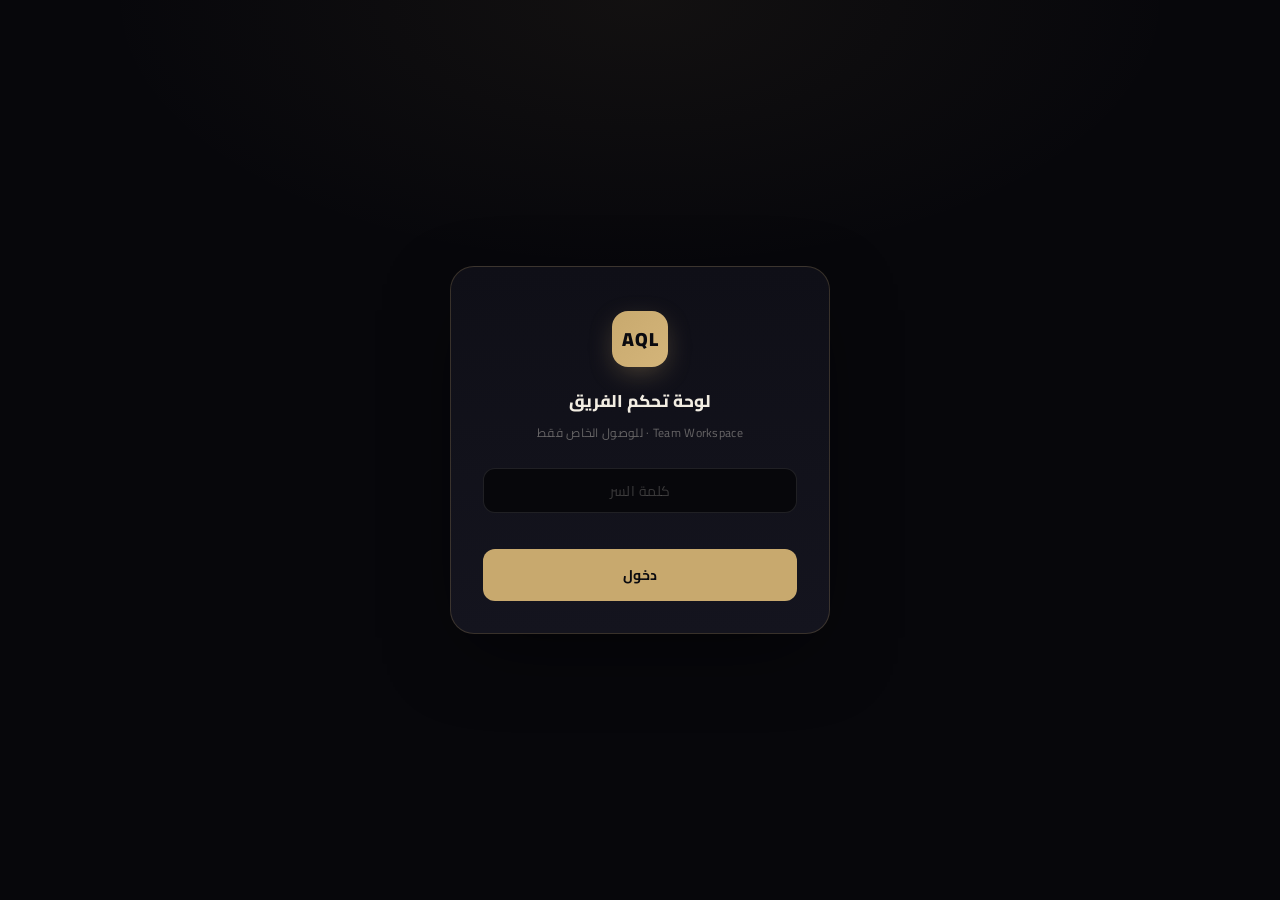
<file: team.html>
<!DOCTYPE html>
<html lang="ar" dir="rtl">
<head>
<meta charset="UTF-8">
<meta name="viewport" content="width=device-width, initial-scale=1, viewport-fit=cover">
<meta name="theme-color" content="#0A0A0F">
<title>AQL · Workspace</title>
<link rel="preconnect" href="https://fonts.googleapis.com">
<link rel="preconnect" href="https://fonts.gstatic.com" crossorigin>
<link href="https://fonts.googleapis.com/css2?family=Cairo:wght@400;500;600;700;800;900&family=Inter:wght@400;500;600;700&display=swap" rel="stylesheet">
<style>
:root {
  --bg-deep:#07070B;--bg:#0A0A0F;--bg-elev:#0F0F17;
  --bg-card:#14141E;--bg-card-2:#1A1A26;--bg-hover:#1E1E2C;
  --border:rgba(255,255,255,0.06);--border-soft:rgba(255,255,255,0.035);--border-strong:rgba(255,255,255,0.1);
  --gold:#C8A96E;--gold-2:#D4B57A;--gold-soft:rgba(200,169,110,0.12);--gold-border:rgba(200,169,110,0.22);
  --text:#F2EDE2;--text-2:rgba(242,237,226,0.62);--text-3:rgba(242,237,226,0.38);--text-dim:rgba(242,237,226,0.22);
  --green:#4ADE80;--green-soft:rgba(74,222,128,0.12);--red:#FF6B6B;
}
*{margin:0;padding:0;box-sizing:border-box}
*::selection{background:var(--gold-soft);color:var(--gold-2)}
html,body{height:100%}
body{font-family:'Cairo','Inter',sans-serif;background:var(--bg);color:var(--text);-webkit-font-smoothing:antialiased;overflow-x:hidden}
[hidden]{display:none!important}
button{font-family:inherit;cursor:pointer}
a{color:inherit;text-decoration:none}

/* LOCK */
#lock{position:fixed;inset:0;display:flex;align-items:center;justify-content:center;padding:24px;background:radial-gradient(ellipse 70% 50% at 50% 0%,rgba(200,169,110,0.06),transparent 60%),var(--bg-deep);z-index:1000}
.lock-box{width:100%;max-width:380px;background:linear-gradient(180deg,var(--bg-elev),var(--bg-card));border:1px solid var(--gold-border);border-radius:24px;padding:44px 32px 32px;box-shadow:0 24px 80px -20px rgba(0,0,0,0.6);text-align:center}
.lock-mark{width:56px;height:56px;margin:0 auto 18px;border-radius:16px;background:linear-gradient(135deg,var(--gold),var(--gold-2));display:flex;align-items:center;justify-content:center;color:#0A0A0F;font-weight:900;font-size:19px;letter-spacing:1px;box-shadow:0 8px 28px -6px rgba(200,169,110,0.4)}
.lock-title{font-size:17px;font-weight:800;margin-bottom:4px}
.lock-sub{font-size:12px;color:var(--text-3);margin-bottom:24px;letter-spacing:.3px}
.lock-input{width:100%;padding:13px 16px;background:var(--bg-deep);border:1px solid var(--border-strong);border-radius:12px;color:var(--text);font-family:'Inter',monospace;font-size:14px;text-align:center;letter-spacing:4px;outline:none;transition:border-color .2s}
.lock-input:focus{border-color:var(--gold)}
.lock-input::placeholder{color:var(--text-dim);letter-spacing:.5px;font-family:'Cairo',sans-serif}
.lock-err{font-size:12px;color:var(--red);min-height:16px;margin:8px 0}
.lock-btn{width:100%;padding:13px;margin-top:4px;background:var(--gold);border:none;border-radius:12px;color:#0A0A0F;font-weight:700;font-size:14px;transition:transform .1s,background .2s}
.lock-btn:hover{background:var(--gold-2)}
.lock-btn:active{transform:scale(.98)}
@keyframes shake{0%,100%{transform:translateX(0)}25%{transform:translateX(-7px)}75%{transform:translateX(7px)}}
.shake{animation:shake .3s ease}

/* LAYOUT */
#app{display:flex;min-height:100vh}
.sidebar{width:240px;flex-shrink:0;background:var(--bg-elev);border-inline-start:1px solid var(--border);padding:20px 14px;display:flex;flex-direction:column;position:sticky;top:0;height:100vh;overflow-y:auto}
.brand{display:flex;align-items:center;gap:10px;padding:4px 10px 24px;border-bottom:1px solid var(--border-soft);margin-bottom:16px}
.brand-mark{width:32px;height:32px;border-radius:8px;background:linear-gradient(135deg,var(--gold),var(--gold-2));display:flex;align-items:center;justify-content:center;color:#0A0A0F;font-weight:900;font-size:13px;flex-shrink:0}
.brand-name{font-size:13px;font-weight:800}
.brand-sub{font-size:10px;color:var(--text-3);letter-spacing:1px}
.nav-section{display:flex;flex-direction:column;gap:2px;margin-bottom:14px}
.nav-label{font-size:10px;font-weight:700;text-transform:uppercase;letter-spacing:1.5px;color:var(--text-3);padding:8px 12px 4px}
.nav-item{display:flex;align-items:center;gap:10px;padding:9px 12px;border-radius:8px;font-size:13px;font-weight:600;color:var(--text-2);transition:background .15s,color .15s;position:relative}
.nav-item:hover{background:var(--bg-hover);color:var(--text)}
.nav-item.active{background:var(--gold-soft);color:var(--gold)}
.nav-item.active::after{content:'';position:absolute;top:8px;bottom:8px;inset-inline-start:0;width:2px;background:var(--gold);border-radius:2px}
.nav-icon{width:16px;height:16px;flex-shrink:0;opacity:.85}
.nav-item .badge{margin-inline-start:auto;font-size:10px;font-weight:700;padding:1px 6px;border-radius:10px;background:var(--border-strong);color:var(--text-2)}
.sidebar-foot{margin-top:auto;padding:12px;border-top:1px solid var(--border-soft);display:flex;align-items:center;gap:10px}
.sf-avatar{width:28px;height:28px;border-radius:50%;background:var(--gold-soft);border:1px solid var(--gold-border);display:flex;align-items:center;justify-content:center;font-weight:700;color:var(--gold);font-size:11px}
.sf-text{flex:1;min-width:0}
.sf-name{font-size:12px;font-weight:700}
.sf-role{font-size:10px;color:var(--text-3)}
.logout-link{font-size:10px;color:var(--text-3);background:none;border:1px solid var(--border-soft);border-radius:6px;padding:4px 8px;transition:color .15s,border-color .15s}
.logout-link:hover{color:var(--red);border-color:rgba(255,107,107,0.3)}
.main{flex:1;min-width:0;display:flex;flex-direction:column}
.topbar{height:56px;padding:0 28px;display:flex;align-items:center;justify-content:space-between;border-bottom:1px solid var(--border);background:rgba(10,10,15,.85);backdrop-filter:blur(14px);position:sticky;top:0;z-index:20}
.breadcrumb{display:flex;align-items:center;gap:8px;font-size:13px;color:var(--text-3);font-weight:500}
.breadcrumb a{color:var(--text-3);transition:color .15s}
.breadcrumb a:hover{color:var(--text-2)}
.breadcrumb .sep{color:var(--text-dim)}
.breadcrumb .current{color:var(--text);font-weight:700}
.topbar-actions{display:flex;gap:8px;align-items:center}
.tb-btn{background:var(--bg-card);border:1px solid var(--border);border-radius:8px;padding:6px 12px;color:var(--text-2);font-size:12px;font-weight:600;display:inline-flex;align-items:center;gap:6px;transition:background .15s,color .15s}
.tb-btn:hover{background:var(--bg-hover);color:var(--text)}
.mobile-menu{display:none;background:none;border:none;color:var(--text-2);padding:6px;border-radius:6px}

/* PAGE */
.page{padding:32px 40px 80px;max-width:1040px;width:100%;margin:0 auto}
.eyebrow{font-size:11px;font-weight:700;letter-spacing:2px;text-transform:uppercase;color:var(--gold);margin-bottom:10px}
.page-title{font-size:28px;font-weight:800;letter-spacing:-.3px;margin-bottom:8px}
.page-desc{font-size:14px;color:var(--text-2);line-height:1.6;max-width:580px}
.section{margin-bottom:36px}
.section-head{display:flex;align-items:center;justify-content:space-between;margin-bottom:14px}
.section-title{font-size:13px;font-weight:700}
.section-action{font-size:12px;color:var(--gold);font-weight:600}

/* HOME */
.welcome-card{background:linear-gradient(135deg,rgba(200,169,110,.08),rgba(200,169,110,.02));border:1px solid var(--gold-border);border-radius:18px;padding:28px 32px;margin-bottom:32px;position:relative;overflow:hidden}
.welcome-card::before{content:'';position:absolute;top:-40px;right:-40px;width:160px;height:160px;background:radial-gradient(circle,var(--gold-soft),transparent 70%);pointer-events:none}
.welcome-greet{font-size:14px;color:var(--text-2);margin-bottom:6px}
.welcome-h{font-size:22px;font-weight:800;margin-bottom:10px}
.welcome-sub{font-size:13px;color:var(--text-2);line-height:1.6;max-width:480px}
.stats-grid{display:grid;grid-template-columns:repeat(auto-fit,minmax(180px,1fr));gap:12px}
.stat{background:var(--bg-card);border:1px solid var(--border);border-radius:14px;padding:18px 20px;transition:border-color .15s}
.stat:hover{border-color:var(--border-strong)}
.stat-label{font-size:11px;color:var(--text-3);font-weight:600;text-transform:uppercase;letter-spacing:1px;margin-bottom:10px}
.stat-value{font-family:'Inter',sans-serif;font-size:26px;font-weight:700;line-height:1;margin-bottom:4px}
.stat-meta{font-size:11px;color:var(--text-3)}
.feed-card{background:var(--bg-card);border:1px solid var(--border);border-radius:14px;overflow:hidden}
.feed-item{display:flex;align-items:flex-start;gap:14px;padding:14px 18px;border-bottom:1px solid var(--border-soft);transition:background .15s}
.feed-item:last-child{border-bottom:none}
.feed-item:hover{background:var(--bg-card-2)}
.feed-dot{width:8px;height:8px;border-radius:50%;margin-top:6px;flex-shrink:0}
.feed-body{flex:1;min-width:0}
.feed-msg{font-size:13px;color:var(--text);line-height:1.5;margin-bottom:3px;direction:ltr;text-align:start}
.feed-meta{font-size:11px;color:var(--text-3);display:flex;gap:8px;align-items:center;flex-wrap:wrap}
.feed-sha{font-family:'Inter',monospace;font-size:10px;background:var(--gold-soft);color:var(--gold);padding:1px 6px;border-radius:4px}

/* PROJECTS */
.projects-grid{display:grid;grid-template-columns:repeat(auto-fill,minmax(280px,1fr));gap:14px}
.pcard{background:var(--bg-card);border:1px solid var(--border);border-radius:16px;padding:22px;position:relative;overflow:hidden;transition:border-color .15s,transform .15s,background .15s;display:block}
.pcard:hover{border-color:var(--border-strong);background:var(--bg-card-2);transform:translateY(-2px)}
.pcard-accent{position:absolute;top:0;left:0;right:0;height:2px;background:var(--p-color,var(--gold));opacity:.7}
.pcard-top{display:flex;align-items:flex-start;justify-content:space-between;gap:12px;margin-bottom:12px}
.pcard-name{font-size:18px;font-weight:800}
.pcard-status{font-size:10px;font-weight:700;padding:3px 10px;border-radius:20px;white-space:nowrap;flex-shrink:0;display:inline-flex;align-items:center;gap:5px}
.pcard-status::before{content:'';width:6px;height:6px;border-radius:50%;background:currentColor}
.status-active{color:var(--green);background:var(--green-soft);border:1px solid rgba(74,222,128,.2)}
.status-planned{color:var(--gold);background:var(--gold-soft);border:1px solid var(--gold-border)}
.pcard-desc{font-size:13px;color:var(--text-2);line-height:1.55;margin-bottom:14px}
.pcard-tags{display:flex;flex-wrap:wrap;gap:4px;margin-bottom:14px}
.pcard-foot{display:flex;align-items:center;justify-content:space-between;padding-top:14px;border-top:1px solid var(--border-soft)}
.pcard-repo{font-family:'Inter',monospace;font-size:11px;color:var(--text-3);direction:ltr}
.pcard-arrow{color:var(--text-3);font-size:14px;transition:color .15s,transform .15s}
.pcard:hover .pcard-arrow{color:var(--gold);transform:translateX(-4px)}

/* PROJECT HERO */
.proj-hero{background:linear-gradient(135deg,var(--p-color-soft,rgba(200,169,110,.08)) 0%,transparent 60%);border:1px solid var(--border);border-radius:18px;padding:28px 32px;margin-bottom:24px}
.proj-hero-top{display:flex;align-items:center;gap:14px;margin-bottom:10px;flex-wrap:wrap}
.proj-icon{width:50px;height:50px;border-radius:14px;background:var(--p-color,var(--gold));display:flex;align-items:center;justify-content:center;color:#0A0A0F;font-weight:900;font-size:20px;flex-shrink:0}
.proj-hero h1{font-size:24px;font-weight:800;letter-spacing:-.3px;margin-bottom:2px}
.proj-hero-meta{font-size:12px;color:var(--text-3);font-family:'Inter',monospace;direction:ltr}
.proj-hero-desc{font-size:13px;color:var(--text-2);line-height:1.6;max-width:700px}

/* PROPS ROW */
.props-row{display:flex;flex-wrap:wrap;gap:6px;align-items:center;margin-top:16px;padding-top:16px;border-top:1px solid var(--border-soft)}
.prop-pill{font-size:11px;font-weight:600;padding:4px 10px;border-radius:20px;background:var(--bg-card-2);border:1px solid var(--border);color:var(--text-2);display:inline-flex;align-items:center;gap:5px;white-space:nowrap}
.prop-sep{width:1px;height:16px;background:var(--border-strong);margin:0 2px;flex-shrink:0}
.stag{font-family:'Inter',monospace;font-size:10px;font-weight:600;padding:3px 9px;border-radius:6px;white-space:nowrap}

/* TABS */
.tabs{display:flex;gap:4px;border-bottom:1px solid var(--border);margin-bottom:24px;overflow-x:auto;scrollbar-width:none}
.tabs::-webkit-scrollbar{display:none}
.tab{padding:10px 16px;font-size:13px;font-weight:600;color:var(--text-3);background:none;border:none;position:relative;white-space:nowrap;transition:color .15s}
.tab:hover{color:var(--text-2)}
.tab.active{color:var(--text)}
.tab.active::after{content:'';position:absolute;bottom:-1px;left:8px;right:8px;height:2px;background:var(--gold);border-radius:2px}
.tab .cnt{font-family:'Inter',sans-serif;font-size:10px;background:var(--border-strong);color:var(--text-2);padding:1px 6px;border-radius:10px;margin-inline-start:6px}
.tab.active .cnt{background:var(--gold-soft);color:var(--gold)}

/* OVERVIEW */
.ov-grid{display:grid;grid-template-columns:1fr 230px;gap:20px;align-items:start}
.ov-main{min-width:0}
.ov-side{display:flex;flex-direction:column;gap:12px;position:sticky;top:76px}
.readme-wrap{background:var(--bg-card);border:1px solid var(--border);border-radius:14px;padding:28px 32px;min-height:200px}
.readme-body{font-size:14px;line-height:1.8;color:var(--text-2);direction:ltr;text-align:left}
.readme-body h1{font-size:20px;font-weight:800;color:var(--text);margin:0 0 16px;padding-bottom:10px;border-bottom:1px solid var(--border)}
.readme-body h2{font-size:16px;font-weight:700;color:var(--text);margin:24px 0 10px}
.readme-body h3{font-size:14px;font-weight:700;color:var(--text);margin:18px 0 8px}
.readme-body h4{font-size:13px;font-weight:700;color:var(--text-2);margin:14px 0 6px}
.readme-body p{margin:10px 0}
.readme-body a{color:var(--gold);text-decoration:underline;text-decoration-color:var(--gold-border);text-underline-offset:2px}
.readme-body a:hover{color:var(--gold-2)}
.readme-body strong{color:var(--text);font-weight:700}
.readme-body em{font-style:italic}
.readme-body del{color:var(--text-3)}
.readme-body code{font-family:'Inter',monospace;font-size:12px;background:var(--bg-deep);border:1px solid var(--border);color:var(--gold);padding:1px 6px;border-radius:5px}
.readme-body pre{background:var(--bg-deep);border:1px solid var(--border);border-radius:10px;padding:16px 20px;overflow-x:auto;margin:14px 0}
.readme-body pre code{background:none;border:none;padding:0;color:var(--text-2);font-size:12px;line-height:1.6}
.readme-body ul,.readme-body ol{padding-inline-start:22px;margin:10px 0}
.readme-body li{margin:5px 0}
.readme-body blockquote{border-inline-start:3px solid var(--gold);padding:4px 0 4px 16px;color:var(--text-3);margin:14px 0;font-style:italic}
.readme-body hr{border:none;border-top:1px solid var(--border);margin:24px 0}
.readme-body table{width:100%;border-collapse:collapse;margin:14px 0;font-size:13px}
.readme-body th{background:var(--bg-card-2);padding:8px 12px;text-align:left;border:1px solid var(--border);color:var(--text);font-weight:700}
.readme-body td{padding:8px 12px;border:1px solid var(--border)}
.readme-body img{max-width:100%;border-radius:8px;margin:8px 0}

/* SIDE CARDS */
.side-card{background:var(--bg-card);border:1px solid var(--border);border-radius:12px;padding:14px 16px}
.sc-title{font-size:10px;font-weight:700;text-transform:uppercase;letter-spacing:1.5px;color:var(--text-3);margin-bottom:12px}
.sc-prop{display:flex;justify-content:space-between;align-items:center;padding:5px 0;font-size:12px;border-bottom:1px solid var(--border-soft);gap:8px}
.sc-prop:last-child{border-bottom:none;padding-bottom:0}
.sc-label{color:var(--text-3);flex-shrink:0}
.sc-val{color:var(--text-2);font-weight:600;text-align:end}
.sc-chips{display:flex;flex-wrap:wrap;gap:5px}
.sc-link{display:flex;align-items:center;gap:8px;padding:7px 8px;border-radius:8px;font-size:12px;font-weight:600;color:var(--text-2);transition:background .15s,color .15s}
.sc-link:hover{background:var(--bg-hover);color:var(--text)}
.sc-link-icon{width:22px;height:22px;border-radius:6px;background:var(--bg-card-2);border:1px solid var(--border);display:flex;align-items:center;justify-content:center;font-size:11px;flex-shrink:0}

/* PREVIEW */
.preview-wrap{background:var(--bg-card);border:1px solid var(--border);border-radius:14px;overflow:hidden}
.preview-toolbar{display:flex;align-items:center;gap:10px;padding:10px 14px;border-bottom:1px solid var(--border);background:var(--bg-card-2)}
.tl-dots{display:flex;gap:6px}
.tl-dot{width:10px;height:10px;border-radius:50%}
.tl-url{flex:1;font-family:'Inter',monospace;font-size:11px;color:var(--text-2);background:var(--bg-deep);border:1px solid var(--border-soft);border-radius:6px;padding:4px 10px;direction:ltr;text-align:center}
.tl-open{font-size:11px;font-weight:600;color:var(--gold);display:inline-flex;align-items:center;gap:4px;padding:4px 8px;border-radius:6px;border:1px solid var(--gold-border);transition:background .15s}
.tl-open:hover{background:var(--gold-soft)}
.preview-frame{width:100%;height:640px;border:none;background:var(--bg);display:block}
.no-deploy{height:460px;display:flex;flex-direction:column;align-items:center;justify-content:center;gap:18px;padding:40px;background:var(--bg-card)}
.no-deploy-icon{width:64px;height:64px;border-radius:20px;background:var(--bg-card-2);border:1px solid var(--border);display:flex;align-items:center;justify-content:center;font-size:28px}
.no-deploy-title{font-size:16px;font-weight:800}
.no-deploy-desc{font-size:13px;color:var(--text-3);text-align:center;max-width:380px;line-height:1.75}
.nd-steps{background:var(--bg-deep);border:1px solid var(--border);border-radius:12px;padding:16px 20px;text-align:start;width:100%;max-width:420px}
.nd-steps-title{font-size:11px;font-weight:700;color:var(--gold);text-transform:uppercase;letter-spacing:1px;margin-bottom:10px}
.nd-step{display:flex;gap:10px;align-items:flex-start;padding:5px 0;font-size:12px;color:var(--text-2);line-height:1.6}
.nd-num{width:18px;height:18px;border-radius:50%;background:var(--border);color:var(--text-3);font-size:10px;font-weight:700;font-family:'Inter',monospace;display:flex;align-items:center;justify-content:center;flex-shrink:0;margin-top:1px}
.nd-code{font-family:'Inter',monospace;font-size:11px;background:var(--bg-card);color:var(--gold);padding:1px 6px;border-radius:4px;direction:ltr;display:inline-block}

/* TASKS */
.tasks-wrap{background:var(--bg-card);border:1px solid var(--border);border-radius:14px;padding:8px 0}
.tasks-header{padding:14px 24px 16px;display:flex;align-items:center;justify-content:space-between;border-bottom:1px solid var(--border-soft);margin-bottom:8px}
.tasks-progress{display:flex;align-items:center;gap:10px;font-size:12px;color:var(--text-3)}
.tasks-bar{width:120px;height:4px;background:var(--border);border-radius:2px;overflow:hidden}
.tasks-fill{height:100%;background:linear-gradient(90deg,var(--gold),var(--gold-2));border-radius:2px;transition:width .5s ease}
.tasks-pct{font-family:'Inter',sans-serif;font-weight:700;color:var(--gold);font-size:14px}
.tsect{padding:16px 24px 8px}
.tsect:not(:last-child){border-bottom:1px solid var(--border-soft);padding-bottom:16px;margin-bottom:4px}
.tsect-title{font-size:11px;font-weight:700;letter-spacing:1.5px;text-transform:uppercase;color:var(--text-3);margin-bottom:10px;display:flex;align-items:center;gap:8px}
.tsect-cnt{font-family:'Inter',sans-serif;font-size:10px;background:var(--bg-hover);color:var(--text-2);padding:1px 7px;border-radius:10px;letter-spacing:0}
.task{display:flex;align-items:flex-start;gap:12px;padding:8px 10px;border-radius:8px;transition:background .12s}
.task:hover{background:var(--bg-card-2)}
.task-check{width:17px;height:17px;border-radius:5px;border:1.5px solid var(--border-strong);flex-shrink:0;margin-top:2px;display:flex;align-items:center;justify-content:center;transition:all .15s}
.task-check svg{opacity:0;transition:opacity .15s}
.task.done .task-check{background:var(--gold);border-color:var(--gold)}
.task.done .task-check svg{opacity:1}
.task-text{font-size:13px;line-height:1.6;flex:1}
.task.done .task-text{color:var(--text-3);text-decoration:line-through;text-decoration-color:var(--text-dim)}

/* TIMELINE */
.timeline{background:var(--bg-card);border:1px solid var(--border);border-radius:14px;padding:4px 0}
.tl-item{display:flex;gap:14px;padding:14px 24px;position:relative}
.tl-item:not(:last-child)::before{content:'';position:absolute;inset-inline-start:30px;top:30px;bottom:-6px;width:1px;background:var(--border)}
.tl-bullet{width:14px;height:14px;border-radius:50%;background:var(--bg-card);border:2px solid var(--gold-border);flex-shrink:0;margin-top:4px;position:relative;z-index:1}
.tl-item:first-child .tl-bullet{background:var(--gold);border-color:var(--gold);box-shadow:0 0 0 4px var(--gold-soft)}
.tl-body{flex:1;min-width:0}
.tl-msg{font-size:13px;font-weight:600;color:var(--text);line-height:1.45;margin-bottom:4px;direction:ltr;text-align:start}
.tl-meta{display:flex;align-items:center;gap:10px;flex-wrap:wrap}
.tl-sha{font-family:'Inter',monospace;font-size:10px;background:var(--gold-soft);color:var(--gold);padding:1px 7px;border-radius:5px}
.tl-author{font-size:11px;color:var(--text-2)}
.tl-date{font-size:10px;color:var(--text-3)}

/* UTILS */
.empty{padding:64px 24px;text-align:center;color:var(--text-3);font-size:13px}
.empty-icon{font-size:40px;opacity:.4;margin-bottom:12px}
.empty-title{font-size:14px;font-weight:700;color:var(--text-2);margin-bottom:6px}
.loading{padding:40px 24px;text-align:center;color:var(--text-3);font-size:12px}
.spinner{display:inline-block;width:22px;height:22px;border:2px solid var(--border);border-top-color:var(--gold);border-radius:50%;animation:spin .7s linear infinite;margin-bottom:10px}
@keyframes spin{to{transform:rotate(360deg)}}

/* RESPONSIVE */
@media(max-width:880px){
  .sidebar{position:fixed;inset-inline-end:0;top:0;bottom:0;z-index:50;transform:translateX(100%);transition:transform .25s ease;box-shadow:-20px 0 60px -10px rgba(0,0,0,.5)}
  .sidebar.open{transform:translateX(0)!important}
  .mobile-menu{display:inline-flex}
  .page{padding:24px 20px 60px}
  .topbar{padding:0 16px}
  .welcome-card,.proj-hero{padding:22px 20px}
  .pcard{padding:18px}
  .stats-grid{grid-template-columns:repeat(2,1fr)}
  .preview-frame{height:480px}
  .no-deploy{height:auto;padding:32px 20px}
}
@media(max-width:760px){
  .ov-grid{grid-template-columns:1fr}
  .ov-side{order:-1;display:grid;grid-template-columns:repeat(auto-fill,minmax(200px,1fr))}
  .ov-side .side-card{position:static}
  .readme-wrap{padding:20px}
}
@media(max-width:480px){
  .stats-grid{grid-template-columns:1fr}
  .page-title{font-size:22px}
  .welcome-h{font-size:18px}
  .ov-side{grid-template-columns:1fr}
}
.scrim{display:none;position:fixed;inset:0;background:rgba(0,0,0,.6);z-index:49;backdrop-filter:blur(2px)}
.scrim.show{display:block}
</style>
</head>
<body>

<div id="lock">
  <div class="lock-box">
    <div class="lock-mark">AQL</div>
    <div class="lock-title">لوحة تحكم الفريق</div>
    <div class="lock-sub">Team Workspace · للوصول الخاص فقط</div>
    <input id="pass" class="lock-input" type="password" placeholder="كلمة السر" autocomplete="current-password"/>
    <div id="err" class="lock-err"></div>
    <button class="lock-btn" id="loginBtn">دخول</button>
  </div>
</div>

<div id="app" hidden>
  <div class="scrim" id="scrim"></div>
  <aside class="sidebar" id="sidebar">
    <div class="brand">
      <div class="brand-mark">AQL</div>
      <div class="brand-text"><div class="brand-name">عقل التقنية</div><div class="brand-sub">WORKSPACE</div></div>
    </div>
    <div class="nav-section">
      <div class="nav-label">الرئيسية</div>
      <a class="nav-item" data-route="/" href="#/">
        <svg class="nav-icon" viewBox="0 0 24 24" fill="none" stroke="currentColor" stroke-width="2"><path d="M3 12L12 4l9 8M5 10v10h14V10"/></svg>نظرة عامة
      </a>
      <a class="nav-item" data-route="/projects" href="#/projects">
        <svg class="nav-icon" viewBox="0 0 24 24" fill="none" stroke="currentColor" stroke-width="2"><rect x="3" y="3" width="7" height="7"/><rect x="14" y="3" width="7" height="7"/><rect x="3" y="14" width="7" height="7"/><rect x="14" y="14" width="7" height="7"/></svg>المشاريع
        <span class="badge" id="navProjectCount">0</span>
      </a>
    </div>
    <div class="nav-section">
      <div class="nav-label">المشاريع</div>
      <div id="navProjects"></div>
    </div>
    <div class="sidebar-foot">
      <div class="sf-avatar">H</div>
      <div class="sf-text"><div class="sf-name">Hassan</div><div class="sf-role">Founder · AQL</div></div>
      <button class="logout-link" onclick="logout()">خروج</button>
    </div>
  </aside>
  <div class="main">
    <header class="topbar">
      <button class="mobile-menu" id="menuBtn" aria-label="القائمة">
        <svg width="22" height="22" viewBox="0 0 24 24" fill="none" stroke="currentColor" stroke-width="2"><line x1="3" y1="6" x2="21" y2="6"/><line x1="3" y1="12" x2="21" y2="12"/><line x1="3" y1="18" x2="21" y2="18"/></svg>
      </button>
      <nav class="breadcrumb" id="crumb"></nav>
      <div class="topbar-actions">
        <button class="tb-btn" onclick="refresh()">
          <svg width="13" height="13" viewBox="0 0 24 24" fill="none" stroke="currentColor" stroke-width="2.2"><path d="M21 12a9 9 0 11-3-6.7L21 8"/><path d="M21 3v5h-5"/></svg>تحديث
        </button>
      </div>
    </header>
    <div id="view"></div>
  </div>
</div>

<script>
const PASSWORD='aql2026',AUTH_KEY='aql_team_auth';
const PRIORITY_MAP={
  high:  {label:'أولوية عالية',  color:'#FF6B6B',      bg:'rgba(255,107,107,.09)',border:'rgba(255,107,107,.22)'},
  medium:{label:'أولوية متوسطة',color:'var(--gold)',    bg:'var(--gold-soft)',    border:'var(--gold-border)'},
  low:   {label:'أولوية منخفضة',color:'var(--green)',   bg:'var(--green-soft)',   border:'rgba(74,222,128,.22)'},
};

// ── أضف مشاريعك هنا ───────────────────────────────────────────
const PROJECTS=[
  {
    id:'octen', name:'Octen', initial:'O',
    desc:'منصة اجتماعية تركز على الترفيه · ذوقك هو هويتك. منصة عربية لمشاركة تقييمات الأفلام والمسلسلات والألعاب والسفر.',
    repo:'HassanAlhadi/octen', branch:'main',
    preview:'',
    color:'#7B61FF', status:'active', statusLabel:'قيد التطوير', tagline:'منصة تقييم الترفيه',
    stack:['Next.js','TypeScript','Tailwind','Framer Motion'],
    type:'تطبيق ويب', priority:'high', started:'ديسمبر 2025',
    team:['Hassan','Dev'], links:[],
  },
  {
    id:'masarif', name:'Masarif', initial:'م',
    desc:'تطبيق لإدارة المصاريف والميزانية الشخصية · تتبع إنفاقك وخطط لمستقبلك المالي.',
    repo:'HassanAlhadi/masarif', branch:'main',
    preview:'',
    color:'#10B981', status:'active', statusLabel:'قيد التطوير', tagline:'إدارة المصاريف الشخصية',
    stack:['React','TypeScript','Tailwind'],
    type:'تطبيق ويب', priority:'medium', started:'2026',
    team:['Hassan'], links:[],
  },
];
// ──────────────────────────────────────────────────────────────

const $=id=>document.getElementById(id);
const lock=$('lock'),app=$('app');
function authed(){return sessionStorage.getItem(AUTH_KEY)==='1'}
function unlock(){sessionStorage.setItem(AUTH_KEY,'1')}
function logout(){sessionStorage.removeItem(AUTH_KEY);app.hidden=true;lock.hidden=false;$('pass').value='';$('err').textContent=''}

function tryLogin(){
  if($('pass').value===PASSWORD){unlock();showApp()}
  else{
    $('err').textContent='كلمة السر غير صحيحة';
    const b=document.querySelector('.lock-box');b.classList.remove('shake');void b.offsetWidth;b.classList.add('shake');$('pass').value='';
  }
}
$('loginBtn').addEventListener('click',tryLogin);
$('pass').addEventListener('keydown',e=>{if(e.key==='Enter')tryLogin()});

function showApp(){lock.hidden=true;app.hidden=false;renderNav();$('navProjectCount').textContent=PROJECTS.length;route()}
window.addEventListener('hashchange',route);
window.addEventListener('load',()=>{if(authed())showApp()});

function route(){
  const hash=(location.hash||'#/').slice(1);
  document.querySelectorAll('.nav-item').forEach(el=>{
    const r=el.getAttribute('data-route');
    el.classList.toggle('active',r===hash||(r&&r!=='/'&&hash.startsWith(r+'/')));
  });
  closeMobile();
  if(hash==='/'||hash==='')return viewHome();
  if(hash==='/projects')return viewProjects();
  const m=hash.match(/^\/project\/([^/]+)(?:\/([^/]+))?\/?$/);
  if(m){const p=PROJECTS.find(x=>x.id===m[1]);if(p)return viewProject(p,m[2]||'overview')}
  viewHome();
}

function setView(html){$('view').innerHTML=html;window.scrollTo(0,0)}
function setCrumb(items){
  $('crumb').innerHTML=items.map((it,i)=>(i?'<span class="sep">/</span>':'')+(i===items.length-1?'<span class="current">'+it.label+'</span>':'<a href="'+it.href+'">'+it.label+'</a>')).join('');
}
function renderNav(){
  $('navProjects').innerHTML=PROJECTS.map(p=>
    '<a class="nav-item" data-route="/project/'+p.id+'" href="#/project/'+p.id+'">' +
    '<span style="width:10px;height:10px;border-radius:3px;background:'+p.color+';flex-shrink:0"></span>'+p.name+'</a>'
  ).join('');
}

/* HOME */
async function viewHome(){
  setCrumb([{label:'نظرة عامة'}]);
  setView('<div class="page"><section class="welcome-card"><div class="welcome-greet">'+greeting()+' ✦</div><h1 class="welcome-h">أهلاً بك في مساحة العمل</h1><p class="welcome-sub">كل مشاريعك ومهامك ونشاطك في مكان واحد. تابع التقدم ولا تفقد خيطاً.</p></section>'+
    '<section class="section"><div class="section-head"><span class="section-title">إحصائيات سريعة</span></div>'+
    '<div class="stats-grid">'+
      '<div class="stat"><div class="stat-label">المشاريع النشطة</div><div class="stat-value">'+PROJECTS.filter(p=>p.status==='active').length+'</div><div class="stat-meta">من أصل '+PROJECTS.length+'</div></div>'+
      '<div class="stat"><div class="stat-label">المهام المفتوحة</div><div class="stat-value" id="sOpen">—</div><div class="stat-meta" id="sOpenM">…</div></div>'+
      '<div class="stat"><div class="stat-label">آخر تعديل</div><div class="stat-value" id="sLast">—</div><div class="stat-meta" id="sLastM">…</div></div>'+
      '<div class="stat"><div class="stat-label">الأعضاء</div><div class="stat-value">2</div><div class="stat-meta">Hassan · Dev</div></div>'+
    '</div></section>'+
    '<section class="section"><div class="section-head"><span class="section-title">آخر النشاطات</span><a class="section-action" href="#/projects">المشاريع ←</a></div>'+
    '<div class="feed-card" id="feed"><div class="loading"><div class="spinner"></div><div>تحميل…</div></div></div></section></div>');
  loadStats();
}
function greeting(){const h=new Date().getHours();return h<5?'مساء النور':h<12?'صباح الخير':h<18?'مساء الخير':'مساء النور'}
async function loadStats(){
  let open=0,done=0,last=null,lastP=null;
  for(const p of PROJECTS){
    const[t,c]=await Promise.all([fetchTasks(p).catch(()=>null),fetchCommits(p).catch(()=>null)]);
    if(t)t.forEach(s=>s.tasks.forEach(tk=>tk.done?done++:open++));
    if(c&&c.length){const d=new Date(c[0].commit.author.date);if(!last||d>new Date(last.commit.author.date)){last=c[0];lastP=p;}}
  }
  $('sOpen').textContent=open;$('sOpenM').textContent=done+' مكتمل · '+open+' متبقي';
  if(last){$('sLast').textContent=relTime(new Date(last.commit.author.date));$('sLastM').textContent=lastP.name;}
  const all=[];
  for(const p of PROJECTS){const c=await fetchCommits(p).catch(()=>null);if(c)c.slice(0,5).forEach(x=>all.push({p,c:x}))}
  all.sort((a,b)=>new Date(b.c.commit.author.date)-new Date(a.c.commit.author.date));
  if(!all.length){$('feed').innerHTML='<div class="empty"><div class="empty-icon">⌘</div><div class="empty-title">لا نشاط بعد</div></div>';return}
  $('feed').innerHTML=all.slice(0,8).map(({p,c})=>
    '<a class="feed-item" href="'+c.html_url+'" target="_blank" rel="noopener">'+
    '<div class="feed-dot" style="background:'+p.color+'"></div>'+
    '<div class="feed-body"><div class="feed-msg">'+esc((c.commit.message||'').split('\n')[0])+'</div>'+
    '<div class="feed-meta"><span style="color:'+p.color+';font-weight:600">'+p.name+'</span><span class="feed-sha">'+c.sha.slice(0,7)+'</span><span>'+relTime(new Date(c.commit.author.date))+'</span></div></div></a>'
  ).join('');
}

/* PROJECTS */
function viewProjects(){
  setCrumb([{label:'الرئيسية',href:'#/'},{label:'المشاريع'}]);
  setView('<div class="page"><div style="margin-bottom:32px"><div class="eyebrow">Workspace</div><h1 class="page-title">المشاريع</h1><p class="page-desc">جميع مشاريع AQL النشطة والقادمة.</p></div>'+
    '<div class="projects-grid">'+PROJECTS.map(p=>
      '<a class="pcard" style="--p-color:'+p.color+'" href="#/project/'+p.id+'">'+
      '<div class="pcard-accent"></div>'+
      '<div class="pcard-top"><span class="pcard-name">'+p.name+'</span><span class="pcard-status status-'+p.status+'">'+p.statusLabel+'</span></div>'+
      '<p class="pcard-desc">'+p.desc+'</p>'+
      (p.stack?'<div class="pcard-tags">'+p.stack.slice(0,3).map(s=>'<span class="stag" style="background:'+p.color+'15;border:1px solid '+p.color+'30;color:'+p.color+'">'+s+'</span>').join('')+'</div>':'')+
      '<div class="pcard-foot"><span class="pcard-repo">'+p.repo+'</span><span class="pcard-arrow">←</span></div>'+
      '</a>'
    ).join('')+'</div></div>');
}

/* PROJECT DETAIL */
function viewProject(p,tab){
  setCrumb([{label:'الرئيسية',href:'#/'},{label:'المشاريع',href:'#/projects'},{label:p.name}]);
  const pr=p.priority?PRIORITY_MAP[p.priority]:null;
  let propsRow='<div class="props-row">';
  if(pr)propsRow+='<span class="prop-pill" style="color:'+pr.color+';background:'+pr.bg+';border-color:'+pr.border+'"><span style="width:6px;height:6px;border-radius:50%;background:currentColor;display:inline-block;flex-shrink:0"></span>'+pr.label+'</span>';
  if(p.type)propsRow+='<span class="prop-pill">'+p.type+'</span>';
  if(p.stack&&p.stack.length){propsRow+='<div class="prop-sep"></div>';p.stack.forEach(s=>propsRow+='<span class="stag" style="background:'+p.color+'15;border:1px solid '+p.color+'30;color:'+p.color+'">'+s+'</span>');}
  if(p.team&&p.team.length){propsRow+='<div class="prop-sep"></div><span class="prop-pill">'+p.team.join(' · ')+'</span>';}
  if(p.started)propsRow+='<span class="prop-pill" style="color:var(--text-3)">'+p.started+'</span>';
  propsRow+='</div>';

  setView(
    '<div class="page" style="--p-color:'+p.color+';--p-color-soft:'+p.color+'18">'+
    '<div class="proj-hero">'+
      '<div class="proj-hero-top">'+
        '<div class="proj-icon">'+p.initial+'</div>'+
        '<div><h1>'+p.name+'</h1><div class="proj-hero-meta">'+p.repo+' · '+p.tagline+'</div></div>'+
        '<span class="pcard-status status-'+p.status+'" style="margin-inline-start:auto">'+p.statusLabel+'</span>'+
      '</div>'+
      '<p class="proj-hero-desc">'+p.desc+'</p>'+
      propsRow+
    '</div>'+
    '<div class="tabs" id="tabs">'+
      mkTab('overview',tab,'نظرة عامة')+
      mkTab('tasks',tab,'المهام','<span class="cnt" id="taskCount">—</span>')+
      mkTab('activity',tab,'السجل')+
      mkTab('preview',tab,'معاينة')+
    '</div>'+
    '<div id="tabContent"></div></div>'
  );
  document.querySelectorAll('#tabs .tab').forEach(t=>t.addEventListener('click',()=>{location.hash='#/project/'+p.id+'/'+t.dataset.tab}));
  if(tab==='tasks')return renderTasks(p);
  if(tab==='activity')return renderActivity(p);
  if(tab==='preview')return renderPreview(p);
  renderOverview(p);
}
function mkTab(id,active,label,extra){return'<button class="tab'+(active===id?' active':'')+'" data-tab="'+id+'">'+label+(extra||'')+'</button>'}

/* OVERVIEW */
async function renderOverview(p){
  const pr=p.priority?PRIORITY_MAP[p.priority]:null;
  let side='<div class="side-card"><div class="sc-title">خصائص المشروع</div>';
  side+='<div class="sc-prop"><span class="sc-label">الحالة</span><span class="pcard-status status-'+p.status+'" style="font-size:10px;padding:2px 8px">'+p.statusLabel+'</span></div>';
  if(pr)side+='<div class="sc-prop"><span class="sc-label">الأولوية</span><span class="sc-val" style="color:'+pr.color+'">'+pr.label+'</span></div>';
  if(p.type)side+='<div class="sc-prop"><span class="sc-label">النوع</span><span class="sc-val">'+p.type+'</span></div>';
  if(p.team)side+='<div class="sc-prop"><span class="sc-label">الفريق</span><span class="sc-val">'+p.team.join(' · ')+'</span></div>';
  if(p.started)side+='<div class="sc-prop"><span class="sc-label">بدأ</span><span class="sc-val">'+p.started+'</span></div>';
  side+='</div>';
  if(p.stack&&p.stack.length){
    side+='<div class="side-card"><div class="sc-title">التقنيات</div><div class="sc-chips">';
    p.stack.forEach(s=>side+='<span class="stag" style="background:'+p.color+'15;border:1px solid '+p.color+'30;color:'+p.color+'">'+s+'</span>');
    side+='</div></div>';
  }
  const links=[{label:'GitHub',url:'https://github.com/'+p.repo,icon:'⌥'},...(p.links||[])];
  side+='<div class="side-card"><div class="sc-title">الروابط</div>';
  links.forEach(l=>side+='<a class="sc-link" href="'+l.url+'" target="_blank" rel="noopener"><span class="sc-link-icon">'+(l.icon||'↗')+'</span>'+l.label+'<svg style="margin-inline-start:auto;opacity:.3" width="10" height="10" viewBox="0 0 24 24" fill="none" stroke="currentColor" stroke-width="2.5"><path d="M18 13v6a2 2 0 01-2 2H5a2 2 0 01-2-2V8a2 2 0 012-2h6"/><polyline points="15 3 21 3 21 9"/><line x1="10" y1="14" x2="21" y2="3"/></svg></a>');
  side+='</div>';

  $('tabContent').innerHTML='<div class="ov-grid"><div class="ov-main"><div class="readme-wrap"><div class="loading"><div class="spinner"></div><div>تحميل README…</div></div></div></div><div class="ov-side">'+side+'</div></div>';

  fetchTasks(p).then(secs=>{if(!secs)return;let o=0;secs.forEach(s=>s.tasks.forEach(t=>{if(!t.done)o++}));const el=$('taskCount');if(el)el.textContent=o}).catch(()=>{});

  try{
    const r=await fetch('https://raw.githubusercontent.com/'+p.repo+'/'+p.branch+'/README.md',{cache:'no-cache'});
    const wrap=document.querySelector('.readme-wrap');if(!wrap)return;
    if(r.ok){wrap.innerHTML='<div class="readme-body">'+renderMd(await r.text())+'</div>';}
    else{wrap.innerHTML='<div class="empty"><div class="empty-icon">📄</div><div class="empty-title">لا يوجد README</div><div>أضف ملف <span style="font-family:Inter,monospace;font-size:11px;background:var(--bg-deep);color:var(--gold);padding:2px 6px;border-radius:4px">README.md</span> في جذر الريبو</div></div>';}
  }catch(e){const wrap=document.querySelector('.readme-wrap');if(wrap)wrap.innerHTML='<div class="empty"><div class="empty-icon">⚠</div><div class="empty-title">تعذّر تحميل README</div></div>';}
}

/* MARKDOWN */
function renderMd(md){
  let html='',inCode=false,codeLang='',codeLines=[],inList=false,listItems=[],listOl=false;
  function flushList(){
    if(!inList)return;const tag=listOl?'ol':'ul';
    html+='<'+tag+'>'+listItems.map(i=>'<li>'+inlineMd(i)+'</li>').join('')+'</'+tag+'>';
    inList=false;listItems=[];listOl=false;
  }
  for(const raw of md.split('\n')){
    const line=raw.replace(/\r/g,'');
    if(line.startsWith('```')){
      if(!inCode){flushList();inCode=true;codeLang=line.slice(3).trim();codeLines=[];}
      else{html+='<pre><code>'+codeLines.join('\n').replace(/&/g,'&amp;').replace(/</g,'&lt;').replace(/>/g,'&gt;')+'</code></pre>';inCode=false;}
      continue;
    }
    if(inCode){codeLines.push(line);continue}
    const hm=line.match(/^(#{1,4})\s+(.+)$/);
    if(hm){flushList();html+='<h'+hm[1].length+'>'+inlineMd(hm[2])+'</h'+hm[1].length+'>';continue}
    if(/^[-*]{3,}$/.test(line.trim())){flushList();html+='<hr>';continue}
    const bq=line.match(/^>\s?(.*)$/);
    if(bq){flushList();html+='<blockquote><p>'+inlineMd(bq[1])+'</p></blockquote>';continue}
    const ul=line.match(/^[-*+]\s+(.+)$/);
    if(ul){if(!inList||listOl){flushList();inList=true;listOl=false}listItems.push(ul[1]);continue}
    const ol=line.match(/^\d+\.\s+(.+)$/);
    if(ol){if(!inList||!listOl){flushList();inList=true;listOl=true}listItems.push(ol[1]);continue}
    flushList();
    if(!line.trim())continue;
    html+='<p>'+inlineMd(line)+'</p>';
  }
  flushList();
  return html;
}
function inlineMd(s){
  return s.replace(/&/g,'&amp;').replace(/</g,'&lt;').replace(/>/g,'&gt;')
    .replace(/!\[([^\]]*)\]\(([^)]+)\)/g,'<img src="$2" alt="$1">')
    .replace(/\[([^\]]+)\]\(([^)]+)\)/g,'<a href="$2" target="_blank" rel="noopener">$1</a>')
    .replace(/`([^`]+)`/g,'<code>$1</code>')
    .replace(/\*\*\*([^*]+)\*\*\*/g,'<strong><em>$1</em></strong>')
    .replace(/\*\*([^*]+)\*\*/g,'<strong>$1</strong>')
    .replace(/__([^_]+)__/g,'<strong>$1</strong>')
    .replace(/\*([^*\n]+)\*/g,'<em>$1</em>')
    .replace(/~~([^~]+)~~/g,'<del>$1</del>');
}

/* TASKS */
async function renderTasks(p){
  $('tabContent').innerHTML='<div class="loading"><div class="spinner"></div><div>تحميل المهام…</div></div>';
  try{
    const secs=await fetchTasks(p);
    if(!secs||!secs.length){$('tabContent').innerHTML='<div class="tasks-wrap"><div class="empty"><div class="empty-icon">✓</div><div class="empty-title">لا توجد مهام بعد</div><div>أضف ملف task.md في جذر الريبو</div></div></div>';return}
    let total=0,done=0;secs.forEach(s=>s.tasks.forEach(t=>{total++;if(t.done)done++}));
    const pct=total?Math.round((done/total)*100):0;
    const el=$('taskCount');if(el)el.textContent=total-done;
    $('tabContent').innerHTML='<div class="tasks-wrap">'+
      '<div class="tasks-header"><div class="tasks-progress"><span>'+done+' / '+total+' مكتمل</span>'+
      '<div class="tasks-bar"><div class="tasks-fill" style="width:'+pct+'%"></div></div></div>'+
      '<div class="tasks-pct">'+pct+'%</div></div>'+
      secs.map(s=>'<div class="tsect"><div class="tsect-title">'+esc(s.title)+
        '<span class="tsect-cnt">'+s.tasks.filter(t=>t.done).length+'/'+s.tasks.length+'</span></div>'+
        s.tasks.map(t=>'<div class="task'+(t.done?' done':'')+'">'+
          '<div class="task-check"><svg width="10" height="10" viewBox="0 0 24 24" fill="none" stroke="#0A0A0F" stroke-width="3.5" stroke-linecap="round" stroke-linejoin="round"><polyline points="20 6 9 17 4 12"/></svg></div>'+
          '<div class="task-text">'+esc(t.text)+'</div></div>'
        ).join('')+'</div>'
      ).join('')+'</div>';
  }catch(e){$('tabContent').innerHTML='<div class="tasks-wrap"><div class="empty"><div class="empty-icon">⚠</div><div class="empty-title">تعذّر تحميل المهام</div></div></div>'}
}

/* ACTIVITY */
async function renderActivity(p){
  $('tabContent').innerHTML='<div class="loading"><div class="spinner"></div><div>تحميل السجل…</div></div>';
  try{
    const cs=await fetchCommits(p);
    if(!cs||!cs.length){$('tabContent').innerHTML='<div class="timeline"><div class="empty"><div class="empty-icon">∅</div><div class="empty-title">لا توجد commits بعد</div></div></div>';return}
    $('tabContent').innerHTML='<div class="timeline">'+cs.slice(0,25).map(c=>{
      const msg=(c.commit.message||'').split('\n')[0];
      return'<a class="tl-item" href="'+c.html_url+'" target="_blank" rel="noopener" style="text-decoration:none">'+
        '<div class="tl-bullet"></div><div class="tl-body">'+
        '<div class="tl-msg">'+esc(msg)+'</div>'+
        '<div class="tl-meta"><span class="tl-sha">'+c.sha.slice(0,7)+'</span>'+
        '<span class="tl-author">'+esc(c.commit.author.name)+'</span>'+
        '<span class="tl-date">'+relTime(new Date(c.commit.author.date))+'</span></div>'+
        '</div></a>';
    }).join('')+'</div>';
  }catch(e){$('tabContent').innerHTML='<div class="timeline"><div class="empty"><div class="empty-icon">⚠</div><div class="empty-title">تعذّر تحميل السجل</div></div></div>'}
}

/* PREVIEW */
function renderPreview(p){
  if(!p.preview){
    $('tabContent').innerHTML='<div class="preview-wrap">'+
      '<div class="preview-toolbar"><div class="tl-dots"><div class="tl-dot" style="background:rgba(255,255,255,.08)"></div><div class="tl-dot" style="background:rgba(255,255,255,.08)"></div><div class="tl-dot" style="background:rgba(255,255,255,.08)"></div></div>'+
      '<div class="tl-url" style="color:var(--text-3)">لم يُنشر بعد</div></div>'+
      '<div class="no-deploy"><div class="no-deploy-icon">🚀</div><div class="no-deploy-title">التطبيق لم يُنشر بعد</div>'+
      '<div class="no-deploy-desc">بعد النشر على Vercel، أضف الرابط في حقل <span class="nd-code">preview</span> في إعدادات المشروع</div>'+
      '<div class="nd-steps"><div class="nd-steps-title">خطوات نشر '+esc(p.name)+' على Vercel</div>'+
      '<div class="nd-step"><div class="nd-num">1</div><div>افتح <span class="nd-code">vercel.com</span> → <strong>New Project</strong></div></div>'+
      '<div class="nd-step"><div class="nd-num">2</div><div>استورد <span class="nd-code">'+esc(p.repo)+'</span> من GitHub</div></div>'+
      '<div class="nd-step"><div class="nd-num">3</div><div>اضغط Deploy وانسخ الرابط الناتج</div></div>'+
      '<div class="nd-step"><div class="nd-num">4</div><div>ضع الرابط في <span class="nd-code">preview</span> في إعدادات المشروع</div></div>'+
      '</div></div></div>';
  }else{
    $('tabContent').innerHTML='<div class="preview-wrap">'+
      '<div class="preview-toolbar"><div class="tl-dots"><div class="tl-dot" style="background:#FF6B6B"></div><div class="tl-dot" style="background:#F7A8D8"></div><div class="tl-dot" style="background:#2EC4B6"></div></div>'+
      '<div class="tl-url">'+p.preview+'</div>'+
      '<a class="tl-open" href="'+p.preview+'" target="_blank" rel="noopener">فتح ↗</a></div>'+
      '<iframe class="preview-frame" src="'+p.preview+'" loading="lazy" referrerpolicy="no-referrer"></iframe>'+
      '</div>';
  }
}

/* DATA */
async function fetchTasks(p){
  for(const url of['https://raw.githubusercontent.com/'+p.repo+'/'+p.branch+'/task.md','https://raw.githubusercontent.com/'+p.repo+'/main/task.md']){
    try{const r=await fetch(url,{cache:'no-cache'});if(r.ok)return parseTaskMd(await r.text())}catch(e){}
  }
  return null;
}
async function fetchCommits(p){
  for(const url of['https://api.github.com/repos/'+p.repo+'/commits?per_page=25&sha='+p.branch,'https://api.github.com/repos/'+p.repo+'/commits?per_page=25']){
    try{const r=await fetch(url);if(r.ok)return r.json()}catch(e){}
  }
  return null;
}
function parseTaskMd(md){
  const secs=[];let cur=null;
  for(const raw of md.split('\n')){
    const line=raw.replace(/\r/g,'');
    const h=line.match(/^#{1,6}\s+(.+?)$/);
    const t=line.match(/^\s*[-*]\s*\[([ xX])\]\s+(.+?)$/);
    if(h){cur={title:h[1].trim(),tasks:[]};secs.push(cur)}
    else if(t){if(!cur){cur={title:'المهام',tasks:[]};secs.push(cur)}cur.tasks.push({done:t[1].toLowerCase()==='x',text:t[2].trim()})}
  }
  return secs.filter(s=>s.tasks.length>0);
}

function esc(s){return String(s).replace(/&/g,'&amp;').replace(/</g,'&lt;').replace(/>/g,'&gt;').replace(/"/g,'&quot;')}
function relTime(d){
  const s=Math.floor((Date.now()-d.getTime())/1000);
  if(s<60)return'الآن';if(s<3600)return Math.floor(s/60)+' د';
  if(s<86400)return Math.floor(s/3600)+' س';if(s<604800)return Math.floor(s/86400)+' ي';
  if(s<2592000)return Math.floor(s/604800)+' أ';
  return d.toLocaleDateString('ar-SA',{day:'numeric',month:'short'});
}
function refresh(){route()}

$('menuBtn').addEventListener('click',()=>{$('sidebar').classList.toggle('open');$('scrim').classList.toggle('show')});
$('scrim').addEventListener('click',closeMobile);
function closeMobile(){$('sidebar').classList.remove('open');$('scrim').classList.remove('show')}
if(authed())showApp();
</script>
</body>
</html>
</file>
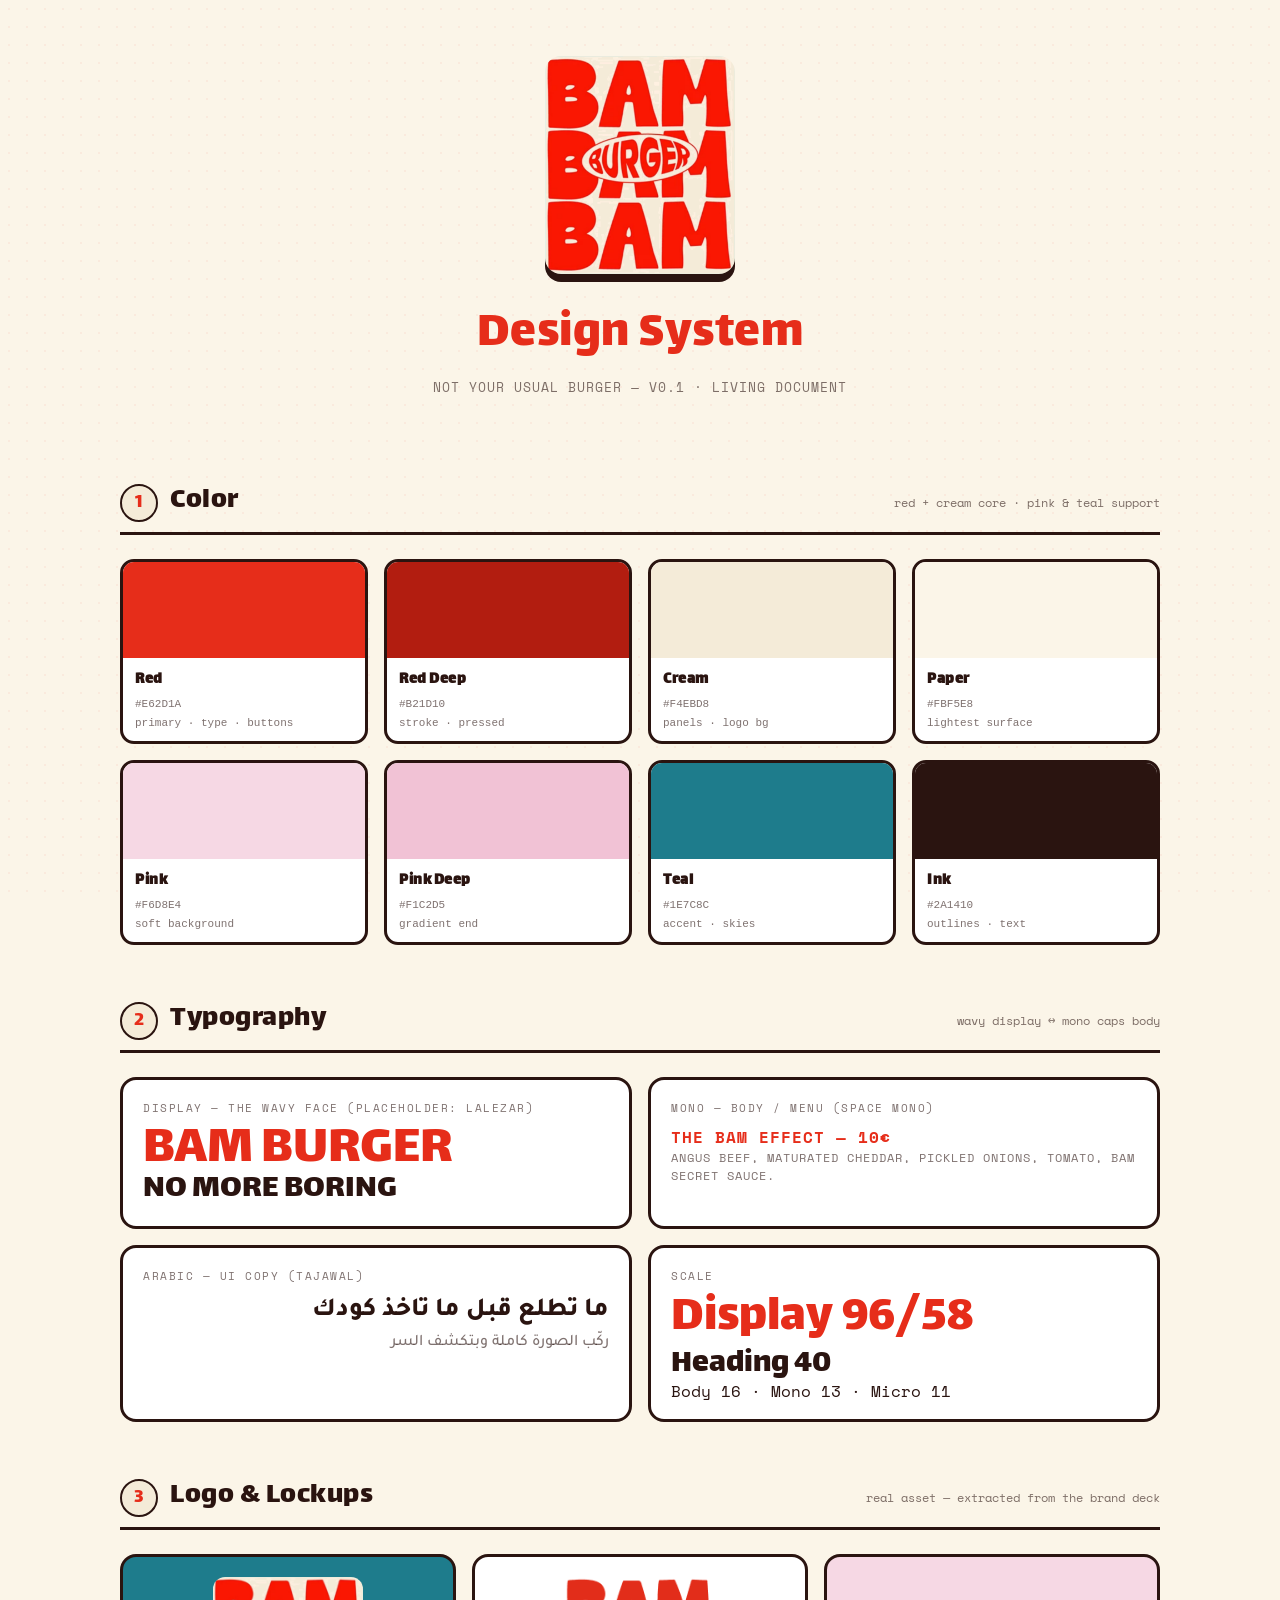
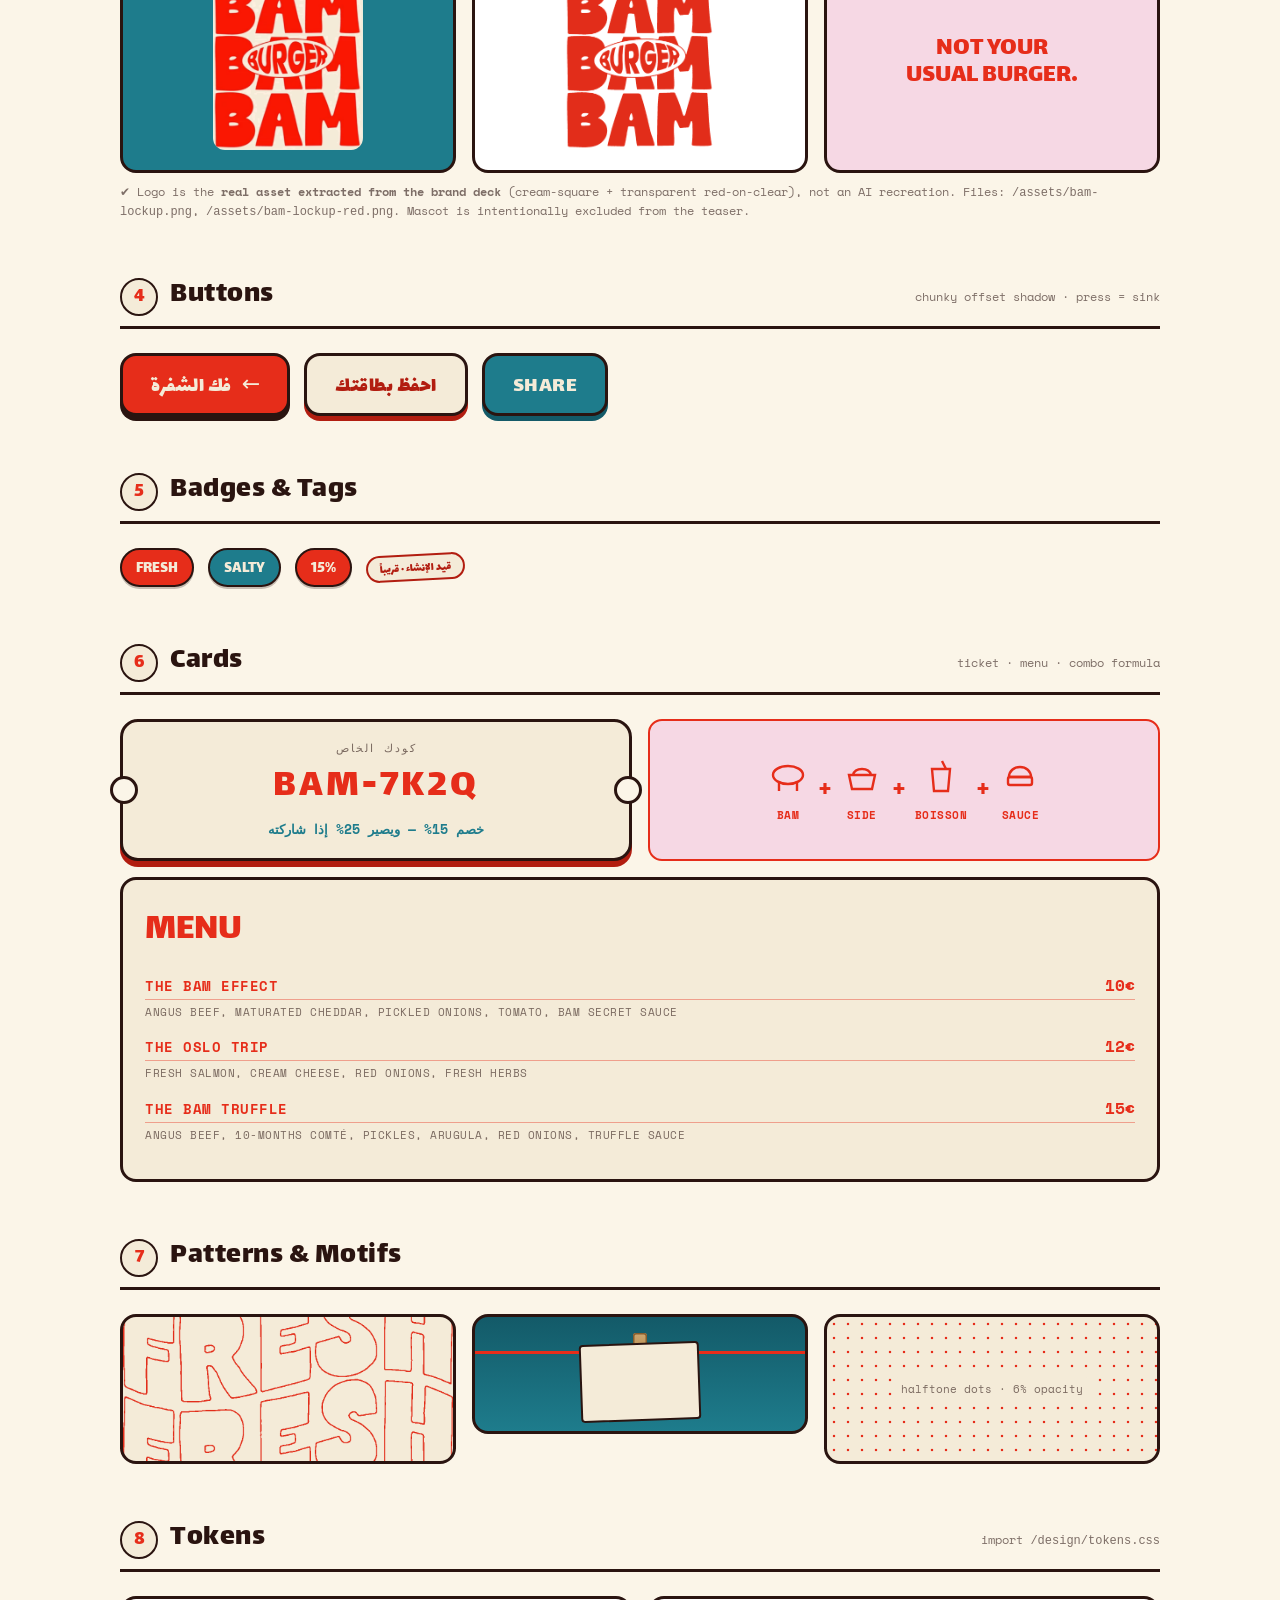
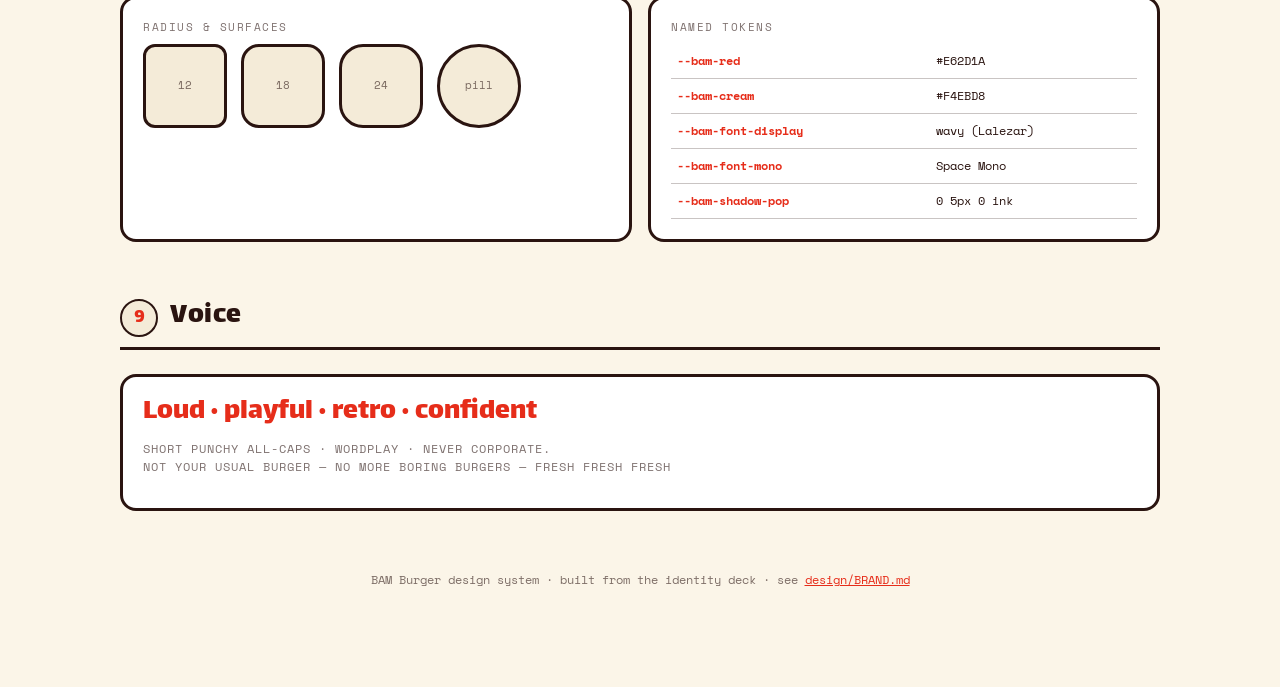
<file: design/design-system.html>
<!DOCTYPE html>
<html lang="en" dir="ltr">
<head>
<meta charset="UTF-8" />
<meta name="viewport" content="width=device-width, initial-scale=1.0" />
<title>BAM Burger — Design System</title>
<link rel="preconnect" href="https://fonts.googleapis.com">
<link rel="preconnect" href="https://fonts.gstatic.com" crossorigin>
<link href="https://fonts.googleapis.com/css2?family=Lalezar&family=Space+Mono:wght@400;700&family=Tajawal:wght@400;500;700;800;900&display=swap" rel="stylesheet">
<style>
  :root{
    --bam-red:#E62D1A; --bam-red-deep:#B21D10; --bam-red-soft:#F2503C;
    --bam-cream:#F4EBD8; --bam-paper:#FBF5E8; --bam-pink:#F6D8E4; --bam-pink-deep:#F1C2D5;
    --bam-teal:#1E7C8C; --bam-teal-deep:#135A68; --bam-ink:#2A1410;
    --bam-ink-60:rgba(42,20,16,.6); --bam-ink-25:rgba(42,20,16,.25);
    --bam-font-display:"Lalezar",system-ui,sans-serif;
    --bam-font-mono:"Space Mono",ui-monospace,monospace;
    --bam-font-ar:"Tajawal",system-ui,sans-serif;
    --bam-ease:cubic-bezier(.22,1,.36,1);
    --bam-border:3px solid var(--bam-ink);
  }
  *{ box-sizing:border-box; }
  html,body{ margin:0; }
  body{
    font-family:var(--bam-font-mono); color:var(--bam-ink); background:var(--bam-paper);
    -webkit-font-smoothing:antialiased; line-height:1.5;
  }
  /* halftone texture */
  body::before{
    content:""; position:fixed; inset:0; z-index:0; pointer-events:none;
    background-image:radial-gradient(var(--bam-red) 1.1px, transparent 1.3px);
    background-size:18px 18px; opacity:.05;
  }
  .wrap{ position:relative; z-index:1; max-width:1080px; margin:0 auto; padding:0 20px 100px; }

  /* ---- masthead ---- */
  .mast{ text-align:center; padding:56px 0 30px; }
  .lockup{
    display:inline-block; background:var(--bam-cream); border:var(--bam-border); border-radius:16px;
    padding:14px 26px 6px; box-shadow:0 8px 0 var(--bam-ink); position:relative;
  }
  .lockup .rows{ font-family:var(--bam-font-display); color:var(--bam-red); font-size:64px; line-height:.82; letter-spacing:1px; }
  .lockup .oval{
    position:absolute; top:50%; left:50%; transform:translate(-50%,-46%);
    background:var(--bam-cream); border:3px solid var(--bam-red); border-radius:999px;
    padding:2px 20px 0; font-family:var(--bam-font-display); color:var(--bam-red); font-size:26px; letter-spacing:.5px;
  }
  .lockup-img{ width:190px; height:auto; display:block; margin:0 auto; filter:drop-shadow(0 8px 0 var(--bam-ink)); border-radius:16px; }
  .mast h1{ font-family:var(--bam-font-display); color:var(--bam-red); font-weight:400; font-size:clamp(32px,7vw,52px); margin:22px 0 4px; letter-spacing:.5px; }
  .mast p{ margin:0; color:var(--bam-ink-60); font-size:13px; letter-spacing:1px; text-transform:uppercase; }

  /* ---- section ---- */
  section{ margin-top:52px; }
  .sec-head{ display:flex; align-items:baseline; gap:12px; border-bottom:var(--bam-border); padding-bottom:8px; margin-bottom:24px; }
  .sec-head .n{ font-family:var(--bam-font-display); color:var(--bam-red); font-size:20px; background:var(--bam-cream); border:2.5px solid var(--bam-ink); border-radius:999px; width:38px; height:38px; display:grid; place-items:center; flex:none; }
  .sec-head h2{ font-family:var(--bam-font-display); font-weight:400; font-size:30px; margin:0; letter-spacing:.5px; }
  .sec-head .note{ margin-left:auto; font-size:12px; color:var(--bam-ink-60); }

  .grid{ display:grid; gap:16px; }
  .cols-2{ grid-template-columns:repeat(2,1fr); }
  .cols-3{ grid-template-columns:repeat(3,1fr); }
  .cols-4{ grid-template-columns:repeat(4,1fr); }
  @media (max-width:720px){ .cols-3,.cols-4{ grid-template-columns:repeat(2,1fr); } }
  @media (max-width:460px){ .cols-2,.cols-3,.cols-4{ grid-template-columns:1fr; } }

  /* ---- swatches ---- */
  .sw{ border:var(--bam-border); border-radius:14px; overflow:hidden; background:#fff; }
  .sw .chip{ height:96px; }
  .sw .meta{ padding:10px 12px; font-size:12px; }
  .sw .meta b{ display:block; font-family:var(--bam-font-display); font-size:16px; letter-spacing:.5px; margin-bottom:2px; }
  .sw .meta code{ font-size:11px; color:var(--bam-ink-60); }

  /* ---- type specimens ---- */
  .card{ border:var(--bam-border); border-radius:16px; background:#fff; padding:20px; }
  .spec-display{ font-family:var(--bam-font-display); color:var(--bam-red); font-size:56px; line-height:.9; }
  .spec-mono{ font-family:var(--bam-font-mono); text-transform:uppercase; letter-spacing:1px; color:var(--bam-red); }
  .spec-ar{ font-family:var(--bam-font-ar); font-weight:800; direction:rtl; font-size:26px; }
  .lbl{ font-size:11px; text-transform:uppercase; letter-spacing:1.5px; color:var(--bam-ink-60); margin-bottom:8px; }
  .scale div{ font-family:var(--bam-font-display); color:var(--bam-ink); line-height:1.05; }

  /* ---- buttons ---- */
  .btn{
    font-family:var(--bam-font-display); font-size:22px; color:var(--bam-cream);
    background:var(--bam-red); border:3px solid var(--bam-ink); border-radius:16px;
    padding:13px 28px 9px; box-shadow:0 5px 0 var(--bam-ink); cursor:pointer;
    display:inline-flex; align-items:center; gap:9px; letter-spacing:.5px; transition:transform .12s var(--bam-ease), box-shadow .12s var(--bam-ease);
  }
  .btn:active{ transform:translateY(5px); box-shadow:0 0 0 var(--bam-ink); }
  .btn.ghost{ background:var(--bam-cream); color:var(--bam-red-deep); box-shadow:0 5px 0 var(--bam-red-deep); }
  .btn.ghost:active{ box-shadow:0 0 0 var(--bam-red-deep); }
  .btn.teal{ background:var(--bam-teal); box-shadow:0 5px 0 var(--bam-teal-deep); }
  .btn .arr{ transform:scaleX(-1); }

  /* ---- badges / tags ---- */
  .sticker{ font-family:var(--bam-font-display); color:var(--bam-cream); background:var(--bam-red); padding:7px 14px 4px; border-radius:999px; border:2.5px solid var(--bam-ink); box-shadow:0 2px 0 var(--bam-ink-25); font-size:16px; display:inline-block; }
  .sticker.teal{ background:var(--bam-teal); }
  .tag{ font-family:var(--bam-font-display); font-size:12px; color:var(--bam-red-deep); border:2px solid var(--bam-red-deep); border-radius:999px; padding:4px 12px 1px; background:var(--bam-cream); display:inline-block; transform:rotate(-3deg); }

  /* ---- ticket ---- */
  .ticket{ position:relative; background:var(--bam-cream); border:var(--bam-border); border-radius:18px; padding:18px 20px; box-shadow:0 6px 0 var(--bam-red-deep); text-align:center; }
  .ticket::before,.ticket::after{ content:""; position:absolute; top:50%; width:22px; height:22px; background:var(--bam-paper); border:3px solid var(--bam-ink); border-radius:50%; transform:translateY(-50%); }
  .ticket::before{ left:-13px; } .ticket::after{ right:-13px; }
  .ticket .k{ font-size:11px; letter-spacing:2px; color:var(--bam-ink-60); text-transform:uppercase; }
  .ticket .code{ font-family:var(--bam-font-display); font-size:40px; color:var(--bam-red); letter-spacing:3px; margin:2px 0; }
  .ticket .disc{ color:var(--bam-teal); font-weight:700; font-size:13px; }

  /* ---- menu row ---- */
  .menu{ background:var(--bam-cream); border:var(--bam-border); border-radius:16px; padding:22px; }
  .menu h3{ font-family:var(--bam-font-display); color:var(--bam-red); font-size:38px; margin:0 0 14px; font-weight:400; }
  .m-item{ margin-bottom:14px; }
  .m-item .row{ display:flex; justify-content:space-between; align-items:baseline; gap:8px; border-bottom:1.5px solid rgba(230,45,26,.4); padding-bottom:2px; }
  .m-item .name{ font-family:var(--bam-font-mono); font-weight:700; text-transform:uppercase; letter-spacing:.5px; color:var(--bam-red); font-size:14px; }
  .m-item .price{ font-family:var(--bam-font-mono); font-weight:700; color:var(--bam-red); }
  .m-item .desc{ font-family:var(--bam-font-mono); font-size:11px; text-transform:uppercase; letter-spacing:.5px; color:var(--bam-ink-60); margin-top:4px; }

  /* ---- formula icons ---- */
  .formula{ display:flex; align-items:center; gap:10px; flex-wrap:wrap; justify-content:center; border:2.5px solid var(--bam-red); border-radius:14px; padding:16px; background:var(--bam-pink); }
  .formula .it{ text-align:center; color:var(--bam-red); }
  .formula .it svg{ display:block; margin:0 auto 4px; }
  .formula .it span{ font-family:var(--bam-font-mono); font-size:11px; font-weight:700; letter-spacing:.5px; }
  .formula .plus{ font-family:var(--bam-font-display); color:var(--bam-red); font-size:26px; }

  /* ---- FRESH pattern ---- */
  .fresh{ border:var(--bam-border); border-radius:16px; overflow:hidden; background:var(--bam-cream); height:150px; display:flex; flex-direction:column; justify-content:center; }
  .fresh div{ font-family:var(--bam-font-display); font-size:34px; letter-spacing:6px; line-height:.92; text-align:center; color:transparent; -webkit-text-stroke:1.5px var(--bam-red); }

  /* ---- string + clothespin ---- */
  .string{ position:relative; height:120px; background:linear-gradient(180deg,var(--bam-teal-deep),var(--bam-teal)); border:var(--bam-border); border-radius:16px; overflow:hidden; }
  .string::before{ content:""; position:absolute; top:34px; left:0; right:0; height:3px; background:var(--bam-red); }
  .string .card2{ position:absolute; top:26px; left:50%; transform:translateX(-50%) rotate(-2deg); width:120px; height:78px; background:var(--bam-cream); border:2px solid var(--bam-ink); border-radius:4px; }
  .string .pin{ position:absolute; top:16px; left:50%; transform:translateX(-50%); width:14px; height:30px; background:linear-gradient(#cda670,#a9803f); border-radius:3px; box-shadow:inset 0 0 0 1.5px #875c2c; }

  .foot{ margin-top:60px; text-align:center; color:var(--bam-ink-60); font-size:12px; }
  .foot a{ color:var(--bam-red); }
  .tokentbl{ width:100%; border-collapse:collapse; font-size:12px; }
  .tokentbl td{ border-bottom:1px solid var(--bam-ink-25); padding:8px 6px; }
  .tokentbl td:first-child{ font-family:var(--bam-font-mono); color:var(--bam-red); font-weight:700; }
  .box-demo{ display:flex; gap:14px; flex-wrap:wrap; align-items:center; }
  .radbox{ background:var(--bam-cream); border:var(--bam-border); display:grid; place-items:center; width:84px; height:84px; font-family:var(--bam-font-mono); font-size:11px; color:var(--bam-ink-60); }
</style>
</head>
<body>
<div class="wrap">

  <!-- MASTHEAD -->
  <div class="mast">
    <img class="lockup-img" src="/assets/bam-lockup.png" alt="BAM Burger logo" />
    <h1>Design System</h1>
    <p>Not your usual burger — v0.1 · living document</p>
  </div>

  <!-- 01 COLOR -->
  <section>
    <div class="sec-head"><span class="n">1</span><h2>Color</h2><span class="note">red + cream core · pink &amp; teal support</span></div>
    <div class="grid cols-4">
      <div class="sw"><div class="chip" style="background:#E62D1A"></div><div class="meta"><b>Red</b><code>#E62D1A</code><br><code>primary · type · buttons</code></div></div>
      <div class="sw"><div class="chip" style="background:#B21D10"></div><div class="meta"><b>Red Deep</b><code>#B21D10</code><br><code>stroke · pressed</code></div></div>
      <div class="sw"><div class="chip" style="background:#F4EBD8"></div><div class="meta"><b>Cream</b><code>#F4EBD8</code><br><code>panels · logo bg</code></div></div>
      <div class="sw"><div class="chip" style="background:#FBF5E8"></div><div class="meta"><b>Paper</b><code>#FBF5E8</code><br><code>lightest surface</code></div></div>
      <div class="sw"><div class="chip" style="background:#F6D8E4"></div><div class="meta"><b>Pink</b><code>#F6D8E4</code><br><code>soft background</code></div></div>
      <div class="sw"><div class="chip" style="background:#F1C2D5"></div><div class="meta"><b>Pink Deep</b><code>#F1C2D5</code><br><code>gradient end</code></div></div>
      <div class="sw"><div class="chip" style="background:#1E7C8C"></div><div class="meta"><b>Teal</b><code>#1E7C8C</code><br><code>accent · skies</code></div></div>
      <div class="sw"><div class="chip" style="background:#2A1410"></div><div class="meta"><b>Ink</b><code>#2A1410</code><br><code>outlines · text</code></div></div>
    </div>
  </section>

  <!-- 02 TYPE -->
  <section>
    <div class="sec-head"><span class="n">2</span><h2>Typography</h2><span class="note">wavy display ↔ mono caps body</span></div>
    <div class="grid cols-2">
      <div class="card">
        <div class="lbl">Display — the wavy face (placeholder: Lalezar)</div>
        <div class="spec-display">BAM BURGER</div>
        <div class="spec-display" style="font-size:34px;color:var(--bam-ink)">NO MORE BORING</div>
      </div>
      <div class="card">
        <div class="lbl">Mono — body / menu (Space Mono)</div>
        <div class="spec-mono" style="font-weight:700">THE BAM EFFECT — 10€</div>
        <div class="spec-mono" style="font-size:12px;color:var(--bam-ink-60)">ANGUS BEEF, MATURATED CHEDDAR, PICKLED ONIONS, TOMATO, BAM SECRET SAUCE.</div>
      </div>
      <div class="card">
        <div class="lbl">Arabic — UI copy (Tajawal)</div>
        <div class="spec-ar">ما تطلع قبل ما تاخذ كودك</div>
        <div class="spec-ar" style="font-size:16px;font-weight:500;color:var(--bam-ink-60)">ركّب الصورة كاملة وبتكشف السر</div>
      </div>
      <div class="card">
        <div class="lbl">Scale</div>
        <div class="scale">
          <div style="font-size:52px;color:var(--bam-red)">Display 96/58</div>
          <div style="font-size:34px">Heading 40</div>
          <div style="font-family:var(--bam-font-mono);font-size:16px;text-transform:none">Body 16 · Mono 13 · Micro 11</div>
        </div>
      </div>
    </div>
  </section>

  <!-- 03 LOGO -->
  <section>
    <div class="sec-head"><span class="n">3</span><h2>Logo &amp; Lockups</h2><span class="note">real asset — extracted from the brand deck</span></div>
    <div class="grid cols-3">
      <div class="card" style="display:grid;place-items:center;background:var(--bam-teal)">
        <img src="/assets/bam-lockup.png" alt="BAM lockup on teal" style="width:150px;height:auto;border-radius:12px" />
      </div>
      <div class="card" style="display:grid;place-items:center;">
        <img src="/assets/bam-lockup-red.png" alt="BAM lockup, red on transparent" style="width:150px;height:auto" />
      </div>
      <div class="card" style="display:grid;place-items:center;background:var(--bam-pink)">
        <div style="font-family:var(--bam-font-display);color:var(--bam-red);text-align:center;font-size:26px;line-height:1.05">NOT YOUR<br>USUAL BURGER.</div>
      </div>
    </div>
    <p style="font-size:12px;color:var(--bam-ink-60);margin-top:10px">✔︎ Logo is the <b>real asset extracted from the brand deck</b> (cream-square + transparent red-on-clear), not an AI recreation. Files: <code>/assets/bam-lockup.png</code>, <code>/assets/bam-lockup-red.png</code>. Mascot is intentionally excluded from the teaser.</p>
  </section>

  <!-- 04 BUTTONS -->
  <section>
    <div class="sec-head"><span class="n">4</span><h2>Buttons</h2><span class="note">chunky offset shadow · press = sink</span></div>
    <div class="box-demo">
      <button class="btn">فك الشفرة <span class="arr">→</span></button>
      <button class="btn ghost">احفظ بطاقتك</button>
      <button class="btn teal">SHARE</button>
    </div>
  </section>

  <!-- 05 BADGES -->
  <section>
    <div class="sec-head"><span class="n">5</span><h2>Badges &amp; Tags</h2></div>
    <div class="box-demo">
      <span class="sticker">FRESH</span>
      <span class="sticker teal">SALTY</span>
      <span class="sticker">15%</span>
      <span class="tag">قيد الإنشاء · قريباً</span>
    </div>
  </section>

  <!-- 06 CARDS -->
  <section>
    <div class="sec-head"><span class="n">6</span><h2>Cards</h2><span class="note">ticket · menu · combo formula</span></div>
    <div class="grid cols-2">
      <div class="ticket">
        <div class="k">كودك الخاص</div>
        <div class="code">BAM-7K2Q</div>
        <div class="disc">خصم 15% — ويصير 25% إذا شاركته</div>
      </div>
      <div class="formula">
        <div class="it"><svg width="42" height="42" viewBox="0 0 42 42" fill="none" stroke="#E62D1A" stroke-width="2.4"><ellipse cx="21" cy="20" rx="15" ry="9"/><line x1="12" y1="26" x2="12" y2="36"/><line x1="30" y1="26" x2="30" y2="36"/></svg><span>BAM</span></div>
        <span class="plus">+</span>
        <div class="it"><svg width="42" height="42" viewBox="0 0 42 42" fill="none" stroke="#E62D1A" stroke-width="2.4"><path d="M8 20h26l-3 14H11z"/><path d="M12 20c2-8 16-8 18 0"/></svg><span>SIDE</span></div>
        <span class="plus">+</span>
        <div class="it"><svg width="42" height="42" viewBox="0 0 42 42" fill="none" stroke="#E62D1A" stroke-width="2.4"><path d="M12 14h18l-2 22H14z"/><line x1="22" y1="6" x2="26" y2="14"/></svg><span>BOISSON</span></div>
        <span class="plus">+</span>
        <div class="it"><svg width="42" height="42" viewBox="0 0 42 42" fill="none" stroke="#E62D1A" stroke-width="2.4"><path d="M10 22c0-6 5-10 11-10s11 4 11 10z"/><rect x="9" y="22" width="24" height="8" rx="2"/></svg><span>SAUCE</span></div>
      </div>
    </div>
    <div class="menu" style="margin-top:16px">
      <h3>MENU</h3>
      <div class="m-item"><div class="row"><span class="name">The Bam Effect</span><span class="price">10€</span></div><div class="desc">Angus beef, maturated cheddar, pickled onions, tomato, BAM secret sauce</div></div>
      <div class="m-item"><div class="row"><span class="name">The Oslo Trip</span><span class="price">12€</span></div><div class="desc">Fresh salmon, cream cheese, red onions, fresh herbs</div></div>
      <div class="m-item"><div class="row"><span class="name">The Bam Truffle</span><span class="price">15€</span></div><div class="desc">Angus beef, 10-months Comté, pickles, arugula, red onions, truffle sauce</div></div>
    </div>
  </section>

  <!-- 07 PATTERNS -->
  <section>
    <div class="sec-head"><span class="n">7</span><h2>Patterns &amp; Motifs</h2></div>
    <div class="grid cols-3">
      <div class="fresh" style="background-image:url('/assets/bam-fresh.png');background-size:cover;background-position:center;"></div>
      <div class="string"><span class="pin"></span><span class="card2"></span></div>
      <div class="card" style="background:var(--bam-cream);display:grid;place-items:center;background-image:radial-gradient(var(--bam-red) 1.4px, transparent 1.6px);background-size:14px 14px;"><span style="font-family:var(--bam-font-mono);font-size:11px;color:var(--bam-ink-60);background:var(--bam-cream);padding:4px 8px;border-radius:6px">halftone dots · 6% opacity</span></div>
    </div>
  </section>

  <!-- 08 TOKENS -->
  <section>
    <div class="sec-head"><span class="n">8</span><h2>Tokens</h2><span class="note">import <code>/design/tokens.css</code></span></div>
    <div class="grid cols-2">
      <div class="card">
        <div class="lbl">Radius &amp; surfaces</div>
        <div class="box-demo">
          <div class="radbox" style="border-radius:12px">12</div>
          <div class="radbox" style="border-radius:18px">18</div>
          <div class="radbox" style="border-radius:24px">24</div>
          <div class="radbox" style="border-radius:999px">pill</div>
        </div>
      </div>
      <div class="card">
        <div class="lbl">Named tokens</div>
        <table class="tokentbl">
          <tr><td>--bam-red</td><td>#E62D1A</td></tr>
          <tr><td>--bam-cream</td><td>#F4EBD8</td></tr>
          <tr><td>--bam-font-display</td><td>wavy (Lalezar)</td></tr>
          <tr><td>--bam-font-mono</td><td>Space Mono</td></tr>
          <tr><td>--bam-shadow-pop</td><td>0 5px 0 ink</td></tr>
        </table>
      </div>
    </div>
  </section>

  <!-- 09 VOICE -->
  <section>
    <div class="sec-head"><span class="n">9</span><h2>Voice</h2></div>
    <div class="card">
      <div style="font-family:var(--bam-font-display);color:var(--bam-red);font-size:30px;line-height:1.05">Loud · playful · retro · confident</div>
      <p style="font-family:var(--bam-font-mono);text-transform:uppercase;font-size:12px;letter-spacing:1px;color:var(--bam-ink-60)">Short punchy all-caps · wordplay · never corporate.<br>NOT YOUR USUAL BURGER — NO MORE BORING BURGERS — FRESH FRESH FRESH</p>
    </div>
  </section>

  <div class="foot">BAM Burger design system · built from the identity deck · see <a href="./BRAND.md">design/BRAND.md</a></div>
</div>
</body>
</html>
</file>
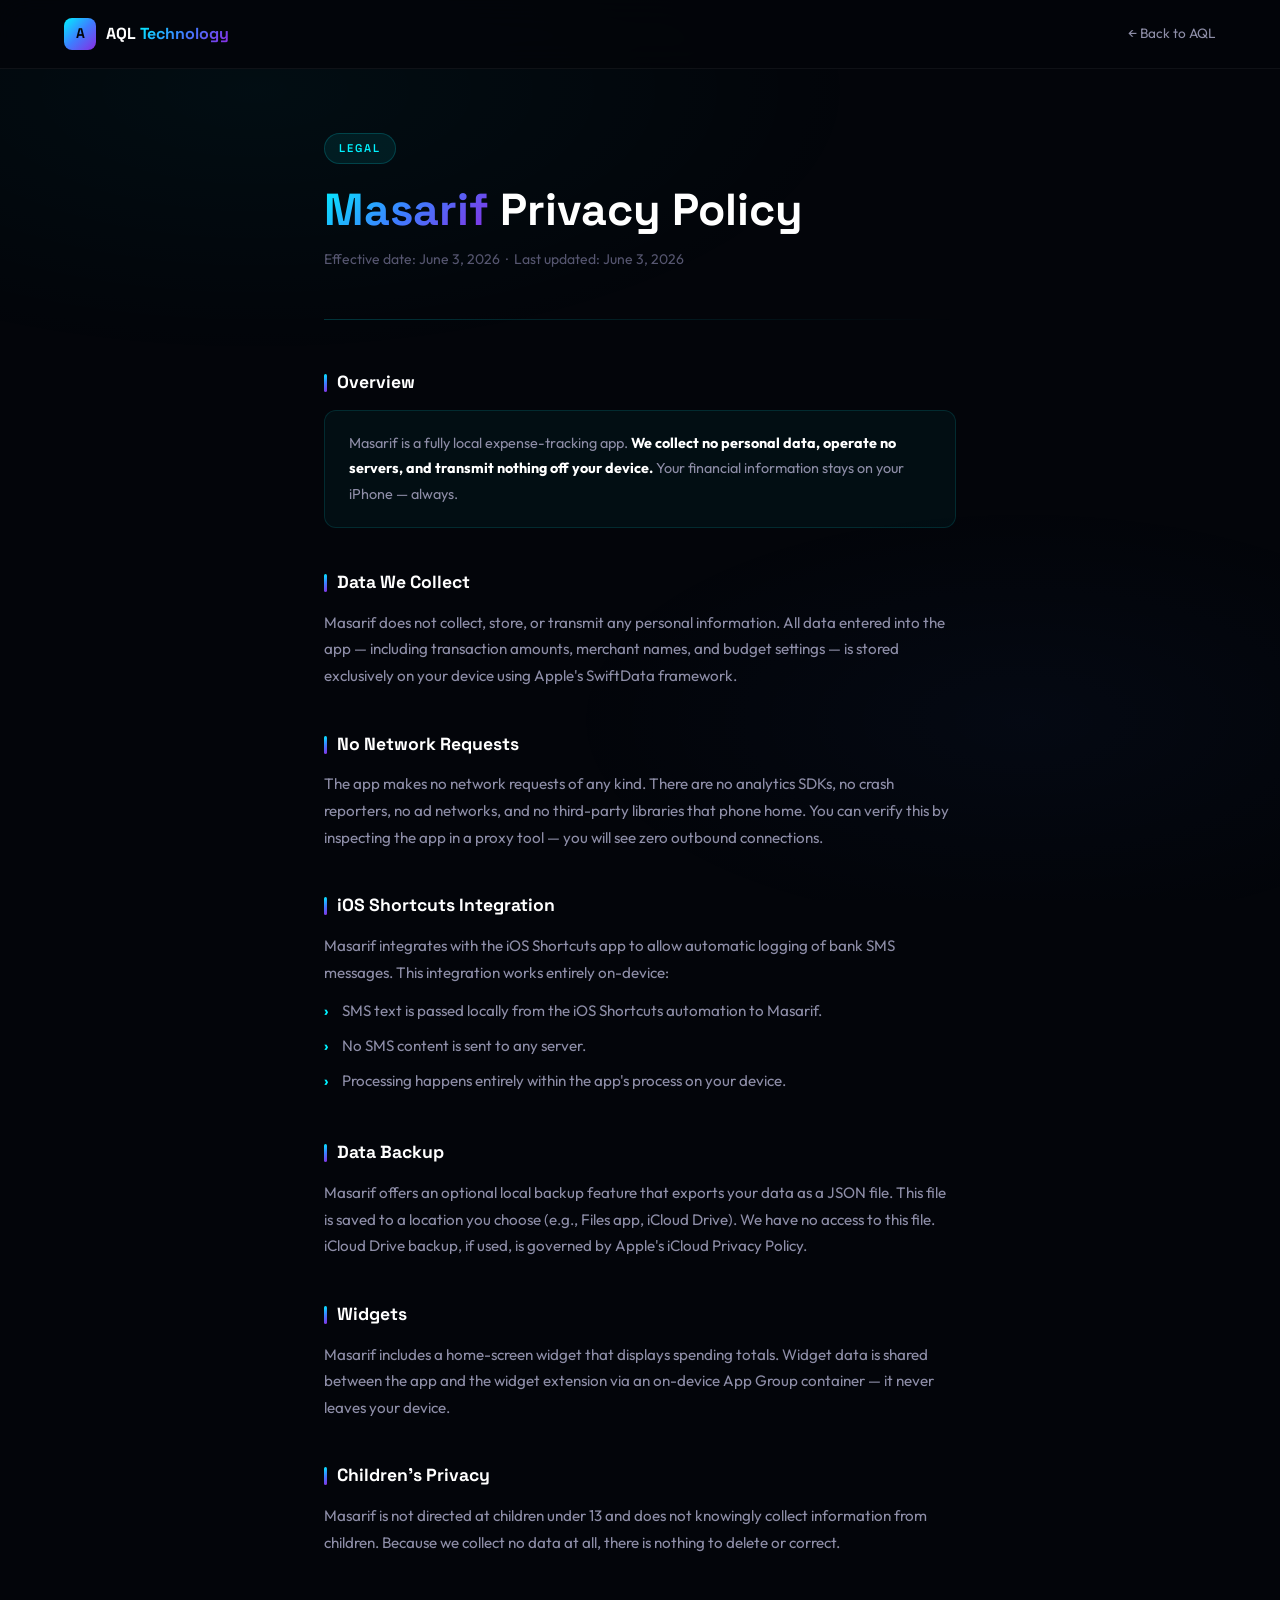
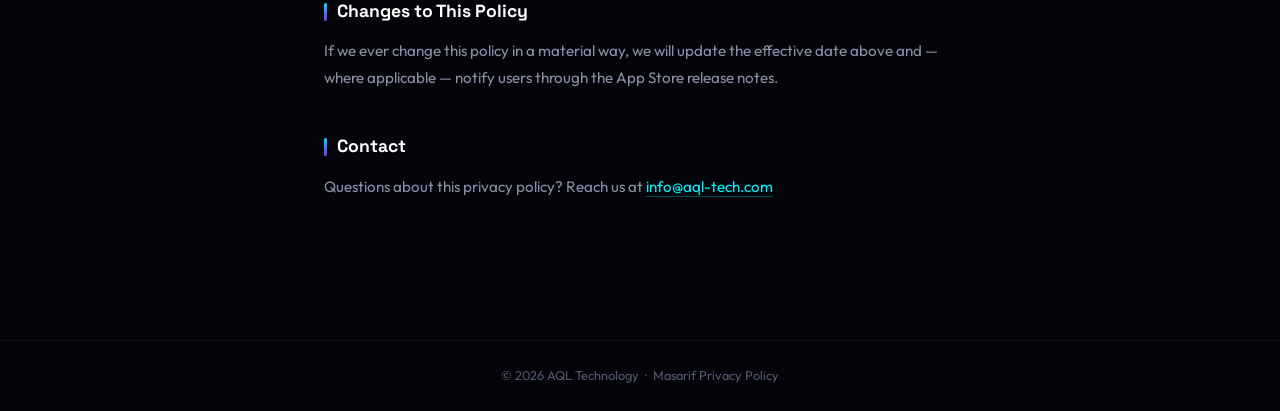
<file: masarif/privacy.html>
<!DOCTYPE html>
<html lang="en" dir="ltr">

<head>
    <meta charset="UTF-8">
    <meta name="viewport" content="width=device-width, initial-scale=1.0">
    <title>Masarif — Privacy Policy</title>

    <link href="https://fonts.googleapis.com/css2?family=Outfit:wght@300;400;600;700;800&family=Space+Grotesk:wght@300;400;500;600;700&display=swap" rel="stylesheet">

    <style>
        :root {
            --bg-deep: #03050a;
            --bg-card: rgba(12, 16, 26, 0.6);
            --accent-cyan: #00f2ff;
            --accent-blue: #3d7eff;
            --accent-purple: #8a2be2;
            --text-primary: #ffffff;
            --text-secondary: #8e8ea8;
            --text-muted: #565670;
            --gradient-cyber: linear-gradient(135deg, var(--accent-cyan), var(--accent-blue), var(--accent-purple));
            --border-glass: rgba(255, 255, 255, 0.05);
            --border-glow: rgba(0, 242, 255, 0.2);
            --font-heading: 'Space Grotesk', sans-serif;
            --font-body: 'Outfit', sans-serif;
        }

        * { margin: 0; padding: 0; box-sizing: border-box; }

        html { scroll-behavior: smooth; background-color: var(--bg-deep); }

        body {
            font-family: var(--font-body);
            color: var(--text-primary);
            line-height: 1.7;
            background-color: var(--bg-deep);
            min-height: 100vh;
        }

        /* Background mesh */
        .bg-mesh {
            position: fixed;
            inset: 0;
            background:
                radial-gradient(ellipse 80% 50% at 20% 10%, rgba(0,242,255,0.04) 0%, transparent 60%),
                radial-gradient(ellipse 60% 40% at 80% 80%, rgba(61,126,255,0.04) 0%, transparent 60%);
            pointer-events: none;
            z-index: 0;
        }

        /* Nav */
        nav {
            position: sticky;
            top: 0;
            z-index: 100;
            display: flex;
            align-items: center;
            justify-content: space-between;
            padding: 18px 5%;
            background: rgba(3, 5, 10, 0.85);
            backdrop-filter: blur(16px);
            border-bottom: 1px solid var(--border-glass);
        }

        .nav-brand {
            display: flex;
            align-items: center;
            gap: 10px;
            text-decoration: none;
        }

        .nav-logo {
            width: 32px;
            height: 32px;
            background: var(--gradient-cyber);
            border-radius: 8px;
            display: flex;
            align-items: center;
            justify-content: center;
            font-family: var(--font-heading);
            font-weight: 800;
            font-size: 14px;
            color: #03050a;
        }

        .nav-name {
            font-family: var(--font-heading);
            font-weight: 700;
            font-size: 1rem;
            color: var(--text-primary);
        }

        .nav-name span {
            background: var(--gradient-cyber);
            -webkit-background-clip: text;
            -webkit-text-fill-color: transparent;
        }

        .nav-back {
            font-family: var(--font-body);
            font-size: 0.85rem;
            color: var(--text-secondary);
            text-decoration: none;
            display: flex;
            align-items: center;
            gap: 6px;
            transition: color 0.2s;
        }
        .nav-back:hover { color: var(--accent-cyan); }

        /* Main */
        main {
            position: relative;
            z-index: 1;
            max-width: 760px;
            margin: 0 auto;
            padding: 64px 5% 100px;
        }

        /* Header */
        .page-badge {
            display: inline-block;
            background: rgba(0, 242, 255, 0.08);
            color: var(--accent-cyan);
            border: 1px solid rgba(0, 242, 255, 0.18);
            font-family: var(--font-heading);
            font-weight: 600;
            font-size: 0.7rem;
            padding: 5px 14px;
            border-radius: 30px;
            text-transform: uppercase;
            letter-spacing: 2px;
            margin-bottom: 20px;
        }

        .page-title {
            font-family: var(--font-heading);
            font-size: clamp(2rem, 5vw, 2.8rem);
            font-weight: 800;
            line-height: 1.15;
            margin-bottom: 12px;
        }

        .page-title span {
            background: var(--gradient-cyber);
            -webkit-background-clip: text;
            -webkit-text-fill-color: transparent;
        }

        .page-meta {
            font-size: 0.875rem;
            color: var(--text-muted);
            margin-bottom: 48px;
        }

        /* Divider */
        .divider {
            height: 1px;
            background: linear-gradient(90deg, var(--border-glow), transparent);
            margin-bottom: 48px;
        }

        /* Sections */
        .section {
            margin-bottom: 40px;
        }

        .section h2 {
            font-family: var(--font-heading);
            font-size: 1.1rem;
            font-weight: 700;
            color: var(--text-primary);
            margin-bottom: 12px;
            display: flex;
            align-items: center;
            gap: 10px;
        }

        .section h2::before {
            content: '';
            display: inline-block;
            width: 3px;
            height: 18px;
            background: var(--gradient-cyber);
            border-radius: 2px;
            flex-shrink: 0;
        }

        .section p,
        .section li {
            font-size: 0.95rem;
            color: var(--text-secondary);
            line-height: 1.75;
        }

        .section ul {
            list-style: none;
            padding: 0;
            margin-top: 8px;
        }

        .section ul li {
            padding: 4px 0 4px 18px;
            position: relative;
        }

        .section ul li::before {
            content: '›';
            position: absolute;
            left: 0;
            color: var(--accent-cyan);
            font-weight: 700;
        }

        /* Highlight card */
        .card-highlight {
            background: rgba(0, 242, 255, 0.04);
            border: 1px solid rgba(0, 242, 255, 0.12);
            border-radius: 12px;
            padding: 20px 24px;
            margin-top: 12px;
        }

        .card-highlight p {
            color: var(--text-secondary);
            font-size: 0.9rem;
        }

        /* Contact */
        .contact-link {
            color: var(--accent-cyan);
            text-decoration: none;
            border-bottom: 1px solid rgba(0,242,255,0.3);
            transition: border-color 0.2s;
        }
        .contact-link:hover { border-color: var(--accent-cyan); }

        /* Footer */
        footer {
            position: relative;
            z-index: 1;
            text-align: center;
            padding: 24px 5%;
            border-top: 1px solid var(--border-glass);
            font-size: 0.8rem;
            color: var(--text-muted);
        }

        footer a {
            color: var(--text-muted);
            text-decoration: none;
        }
        footer a:hover { color: var(--accent-cyan); }
    </style>
</head>

<body>
    <div class="bg-mesh"></div>

    <nav>
        <a class="nav-brand" href="https://aql-tech.com">
            <div class="nav-logo">A</div>
            <span class="nav-name">AQL <span>Technology</span></span>
        </a>
        <a class="nav-back" href="https://aql-tech.com">&#8592; Back to AQL</a>
    </nav>

    <main>
        <div class="page-badge">Legal</div>
        <h1 class="page-title"><span>Masarif</span> Privacy Policy</h1>
        <p class="page-meta">Effective date: June 3, 2026 &nbsp;·&nbsp; Last updated: June 3, 2026</p>
        <div class="divider"></div>

        <div class="section">
            <h2>Overview</h2>
            <div class="card-highlight">
                <p>Masarif is a fully local expense-tracking app. <strong style="color:#fff">We collect no personal data, operate no servers, and transmit nothing off your device.</strong> Your financial information stays on your iPhone — always.</p>
            </div>
        </div>

        <div class="section">
            <h2>Data We Collect</h2>
            <p>Masarif does not collect, store, or transmit any personal information. All data entered into the app — including transaction amounts, merchant names, and budget settings — is stored exclusively on your device using Apple's SwiftData framework.</p>
        </div>

        <div class="section">
            <h2>No Network Requests</h2>
            <p>The app makes no network requests of any kind. There are no analytics SDKs, no crash reporters, no ad networks, and no third-party libraries that phone home. You can verify this by inspecting the app in a proxy tool — you will see zero outbound connections.</p>
        </div>

        <div class="section">
            <h2>iOS Shortcuts Integration</h2>
            <p>Masarif integrates with the iOS Shortcuts app to allow automatic logging of bank SMS messages. This integration works entirely on-device:</p>
            <ul>
                <li>SMS text is passed locally from the iOS Shortcuts automation to Masarif.</li>
                <li>No SMS content is sent to any server.</li>
                <li>Processing happens entirely within the app's process on your device.</li>
            </ul>
        </div>

        <div class="section">
            <h2>Data Backup</h2>
            <p>Masarif offers an optional local backup feature that exports your data as a JSON file. This file is saved to a location you choose (e.g., Files app, iCloud Drive). We have no access to this file. iCloud Drive backup, if used, is governed by Apple's iCloud Privacy Policy.</p>
        </div>

        <div class="section">
            <h2>Widgets</h2>
            <p>Masarif includes a home-screen widget that displays spending totals. Widget data is shared between the app and the widget extension via an on-device App Group container — it never leaves your device.</p>
        </div>

        <div class="section">
            <h2>Children's Privacy</h2>
            <p>Masarif is not directed at children under 13 and does not knowingly collect information from children. Because we collect no data at all, there is nothing to delete or correct.</p>
        </div>

        <div class="section">
            <h2>Changes to This Policy</h2>
            <p>If we ever change this policy in a material way, we will update the effective date above and — where applicable — notify users through the App Store release notes.</p>
        </div>

        <div class="section">
            <h2>Contact</h2>
            <p>Questions about this privacy policy? Reach us at <a class="contact-link" href="mailto:info@aql-tech.com">info@aql-tech.com</a></p>
        </div>
    </main>

    <footer>
        &copy; 2026 <a href="https://aql-tech.com">AQL Technology</a> &nbsp;·&nbsp; Masarif Privacy Policy
    </footer>
</body>

</html>
</file>
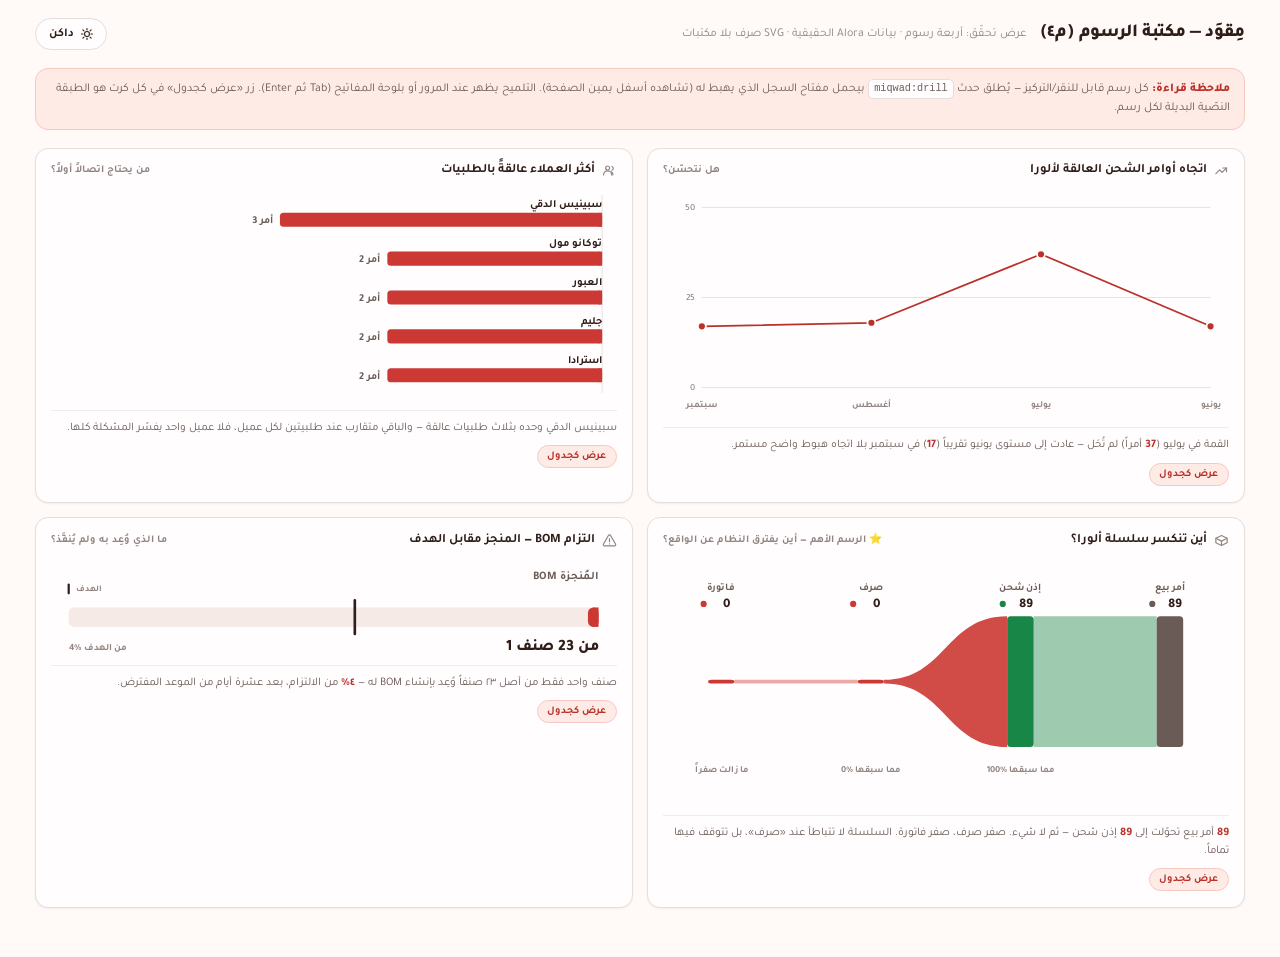
<file: miqwad/v2/charts-demo.html>
<!DOCTYPE html>
<html lang="ar" dir="rtl">
<head>
<meta charset="UTF-8">
<meta name="viewport" content="width=device-width,initial-scale=1,viewport-fit=cover">
<meta name="robots" content="noindex,nofollow">
<title>مِقوَد — عرض مكتبة الرسوم (م٤)</title>
<link rel="preconnect" href="https://fonts.googleapis.com">
<link rel="preconnect" href="https://fonts.gstatic.com" crossorigin>
<link href="https://fonts.googleapis.com/css2?family=Tajawal:wght@400;500;700;800&display=swap" rel="stylesheet">
<style>
/* توكنات الألوان — نفس نظام miqwad-design حرفياً (OKLCH)، لا لون مكتوب مباشرة */
:root{
  --bg:oklch(0.985 0.007 40); --surface:oklch(0.997 0.003 40);
  --surface-2:oklch(0.968 0.010 42); --surface-3:oklch(0.944 0.014 42);
  --ink:oklch(0.25 0.028 32); --ink-soft:oklch(0.485 0.022 32); --ink-faint:oklch(0.625 0.016 34);
  --line:oklch(0.905 0.009 38); --line-soft:oklch(0.947 0.006 38);
  --brand:oklch(0.525 0.175 28); --brand-deep:oklch(0.425 0.148 30);
  --brand-tint:oklch(0.957 0.028 32); --brand-line:oklch(0.872 0.055 30);
  --on-brand:oklch(0.99 0.005 40);
  --win:oklch(0.735 0.135 75); --win-tint:oklch(0.962 0.038 80);
  --ok:oklch(0.545 0.135 152); --ok-tint:oklch(0.954 0.032 152);
  --warn:oklch(0.665 0.145 68); --warn-tint:oklch(0.959 0.040 72);
  --bad:oklch(0.565 0.185 27); --bad-tint:oklch(0.956 0.030 27);
  --paper:oklch(0.585 0.018 88); --paper-tint:oklch(0.928 0.016 88);
  --r-sm:9px; --r-md:13px; --r-lg:18px; --r-full:999px;
  --sh-sm:0 1px 2px oklch(0.25 0.03 32/.05);
  --sh-md:0 4px 16px oklch(0.25 0.03 32/.07);
  --ease:cubic-bezier(.16,1,.3,1);
  color-scheme:light;
}
:root[data-theme="dark"]{
  --bg:oklch(0.183 0.017 32); --surface:oklch(0.224 0.020 32);
  --surface-2:oklch(0.252 0.021 32); --surface-3:oklch(0.292 0.023 32);
  --ink:oklch(0.945 0.010 40); --ink-soft:oklch(0.772 0.016 38); --ink-faint:oklch(0.632 0.016 38);
  --line:oklch(0.322 0.020 34); --line-soft:oklch(0.276 0.018 34);
  --brand:oklch(0.700 0.165 30); --brand-deep:oklch(0.790 0.140 34);
  --brand-tint:oklch(0.288 0.052 30); --brand-line:oklch(0.400 0.080 30);
  --win:oklch(0.815 0.135 80); --win-tint:oklch(0.308 0.055 78);
  --ok:oklch(0.735 0.140 152); --ok-tint:oklch(0.283 0.045 152);
  --warn:oklch(0.795 0.135 72); --warn-tint:oklch(0.303 0.050 70);
  --bad:oklch(0.715 0.165 28); --bad-tint:oklch(0.298 0.055 28);
  --paper:oklch(0.700 0.020 88); --paper-tint:oklch(0.298 0.014 88);
  --sh-sm:0 1px 2px oklch(0.10 0.02 32/.4); --sh-md:0 4px 16px oklch(0.08 0.02 32/.5);
  color-scheme:dark;
}
@media (prefers-color-scheme:dark){
  :root:not([data-theme="light"]){
    --bg:oklch(0.183 0.017 32); --surface:oklch(0.224 0.020 32);
    --surface-2:oklch(0.252 0.021 32); --surface-3:oklch(0.292 0.023 32);
    --ink:oklch(0.945 0.010 40); --ink-soft:oklch(0.772 0.016 38); --ink-faint:oklch(0.632 0.016 38);
    --line:oklch(0.322 0.020 34); --line-soft:oklch(0.276 0.018 34);
    --brand:oklch(0.700 0.165 30); --brand-deep:oklch(0.790 0.140 34);
    --brand-tint:oklch(0.288 0.052 30); --brand-line:oklch(0.400 0.080 30);
    --win:oklch(0.815 0.135 80); --win-tint:oklch(0.308 0.055 78);
    --ok:oklch(0.735 0.140 152); --ok-tint:oklch(0.283 0.045 152);
    --warn:oklch(0.795 0.135 72); --warn-tint:oklch(0.303 0.050 70);
    --bad:oklch(0.715 0.165 28); --bad-tint:oklch(0.298 0.055 28);
    --paper:oklch(0.700 0.020 88); --paper-tint:oklch(0.298 0.014 88);
    --sh-sm:0 1px 2px oklch(0.10 0.02 32/.4); --sh-md:0 4px 16px oklch(0.08 0.02 32/.5);
    color-scheme:dark;
  }
}
*{box-sizing:border-box;margin:0;padding:0}
body{direction:rtl;background:var(--bg);color:var(--ink);
  font-family:'Tajawal',system-ui,-apple-system,'Segoe UI',sans-serif;
  font-size:14px;line-height:1.5;font-variant-numeric:tabular-nums;-webkit-font-smoothing:antialiased;
  padding:1.1rem clamp(1rem,3vw,2.2rem) 3rem}
button{font:inherit;color:inherit;background:none;border:0;cursor:pointer}

.top{display:flex;align-items:center;gap:.8rem;flex-wrap:wrap;margin-bottom:1.1rem}
.top h1{font-size:1.15rem;font-weight:800;letter-spacing:-.02em}
.top .sub{font-size:.75rem;color:var(--ink-faint);line-height:1.5}
.tgl{margin-inline-start:auto;padding:.4rem .8rem;border-radius:var(--r-full);
  border:1px solid var(--line);background:var(--surface);font-size:.75rem;font-weight:700;
  display:flex;align-items:center;gap:.35rem;transition:border-color .15s,color .15s}
.tgl:hover{border-color:var(--brand-line);color:var(--brand)}

.notice{background:var(--brand-tint);border:1px solid var(--brand-line);border-radius:var(--r-md);
  padding:.65rem .85rem;font-size:.75rem;color:var(--ink-soft);line-height:1.6;margin-bottom:1.1rem}
.notice b{color:var(--brand);font-weight:800}
.notice code{font-family:ui-monospace,Menlo,monospace;font-size:.85em;direction:ltr;display:inline-block;
  background:var(--surface);border:1px solid var(--line);border-radius:5px;padding:.05rem .35rem}

.grid{display:grid;grid-template-columns:repeat(2,1fr);gap:.9rem}
@media (max-width:860px){.grid{grid-template-columns:1fr}}

.card{background:var(--surface);border:1px solid var(--line);border-radius:var(--r-md);
  padding:.85rem .95rem 1rem;box-shadow:var(--sh-sm);display:flex;flex-direction:column;min-width:0}
.ch{display:flex;align-items:center;gap:.4rem;color:var(--ink-faint);margin-bottom:.55rem}
.ch svg{flex:none}
.ch .t{font-size:.8rem;font-weight:700;color:var(--ink);line-height:1.35}
.ch .q{margin-inline-start:auto;font-size:.66rem;color:var(--ink-faint);font-weight:600}
.chart-wrap{border-radius:var(--r-sm);overflow:hidden}
.say{font-size:.72rem;color:var(--ink-soft);line-height:1.55;margin-top:.6rem;padding-top:.55rem;
  border-top:1px solid var(--line-soft)}
.say b{color:var(--brand);font-weight:700}
.foot-row{display:flex;align-items:center;gap:.6rem;margin-top:.5rem;flex-wrap:wrap}
.tbtn{font-size:.66rem;font-weight:700;color:var(--brand);background:var(--brand-tint);
  border:1px solid var(--brand-line);border-radius:var(--r-full);padding:.16rem .58rem;
  transition:background .15s}
.tbtn:hover{background:var(--surface)}
.tbtn:focus-visible{outline:2px solid var(--brand);outline-offset:2px}
.tbl-wrap{display:none;margin-top:.5rem;overflow-x:auto}
.tbl-wrap.on{display:block}
table.mq-chart-table{border-collapse:collapse;width:100%;font-size:.72rem}
table.mq-chart-table caption{text-align:start;color:var(--ink-faint);font-size:.66rem;
  font-weight:700;padding-bottom:.3rem}
table.mq-chart-table th,table.mq-chart-table td{padding:.3rem .5rem;border-bottom:1px solid var(--line-soft);
  text-align:start}
table.mq-chart-table th{color:var(--ink-faint);font-weight:700;font-size:.68rem}
table.mq-chart-table td{color:var(--ink-soft);font-weight:600}

.drill-log{position:fixed;inset-inline-end:1rem;bottom:1rem;max-width:320px;background:var(--ink);
  color:var(--surface);border-radius:var(--r-md);padding:.6rem .8rem;font-size:.72rem;line-height:1.6;
  box-shadow:var(--sh-md);opacity:0;transform:translateY(8px);transition:opacity .2s,transform .2s;
  pointer-events:none;z-index:50}
.drill-log.on{opacity:1;transform:translateY(0)}
.drill-log b{font-weight:800}

@media (prefers-reduced-motion:reduce){*{transition:none!important;animation:none!important}}
</style>
</head>
<body>

<div class="top">
  <h1>مِقوَد — مكتبة الرسوم (م٤)</h1>
  <span class="sub">عرض تحقّق: أربعة رسوم · بيانات Alora الحقيقية · SVG صرف بلا مكتبات</span>
  <button class="tgl" id="themeTgl" type="button">
    <svg width="14" height="14" viewBox="0 0 24 24" fill="none" stroke="currentColor" stroke-width="1.9"
      stroke-linecap="round" stroke-linejoin="round"><circle cx="12" cy="12" r="4.2"/>
      <path d="M12 2.5v2.6M12 18.9v2.6M4.9 4.9l1.8 1.8M17.3 17.3l1.8 1.8M2.5 12h2.6M18.9 12h2.6M4.9 19.1l1.8-1.8M17.3 6.7l1.8-1.8"/></svg>
    <span id="themeLbl">داكن</span>
  </button>
</div>

<div class="notice">
  <b>ملاحظة قراءة:</b> كل رسم قابل للنقر/التركيز — يُطلق حدث <code>miqwad:drill</code> بيحمل
  مفتاح السجل الذي يهبط له (تشاهده أسفل يمين الصفحة). التلميح يظهر عند المرور أو بلوحة المفاتيح
  (Tab ثم Enter). زر «عرض كجدول» في كل كرت هو الطبقة النصّية البديلة لكل رسم.
</div>

<div class="grid">

  <div class="card">
    <div class="ch">
      <svg width="15" height="15" viewBox="0 0 24 24" fill="none" stroke="currentColor" stroke-width="1.9"
        stroke-linecap="round" stroke-linejoin="round"><path d="M3 17l6-6 4 4 7-7"/><path d="M14 8h6v6"/></svg>
      <span class="t">اتجاه أوامر الشحن العالقة لألورا</span>
      <span class="q">هل نتحسّن؟</span>
    </div>
    <div class="chart-wrap" id="c-line"></div>
    <p class="say">القمة في يوليو (<b>37</b> أمراً) لم تُحَل — عادت إلى مستوى يونيو تقريباً
      (<b>17</b>) في سبتمبر بلا اتجاه هبوط واضح مستمر.</p>
    <div class="foot-row"><button class="tbtn" data-tbl="t-line">عرض كجدول</button></div>
    <div class="tbl-wrap" id="t-line"></div>
  </div>

  <div class="card">
    <div class="ch">
      <svg width="15" height="15" viewBox="0 0 24 24" fill="none" stroke="currentColor" stroke-width="1.9"
        stroke-linecap="round" stroke-linejoin="round"><circle cx="9" cy="8" r="3.2"/>
        <path d="M2.5 19a6.5 6.5 0 0 1 13 0"/><path d="M16 5.5a3.2 3.2 0 0 1 0 6M17.5 19a6.4 6.4 0 0 0-2-4.6"/></svg>
      <span class="t">أكثر العملاء عالقةً بالطلبيات</span>
      <span class="q">من يحتاج اتصالاً أولاً؟</span>
    </div>
    <div class="chart-wrap" id="c-bar"></div>
    <p class="say">سبينيس الدقي وحده بثلاث طلبيات عالقة — والباقي متقارب عند طلبيتين لكل عميل،
      فلا عميل واحد يفسّر المشكلة كلها.</p>
    <div class="foot-row"><button class="tbtn" data-tbl="t-bar">عرض كجدول</button></div>
    <div class="tbl-wrap" id="t-bar"></div>
  </div>

  <div class="card">
    <div class="ch">
      <svg width="15" height="15" viewBox="0 0 24 24" fill="none" stroke="currentColor" stroke-width="1.9"
        stroke-linecap="round" stroke-linejoin="round"><path d="M3 8.5 12 4l9 4.5v7L12 20l-9-4.5z"/>
        <path d="M3 8.5 12 13l9-4.5M12 13v7"/></svg>
      <span class="t">أين تنكسر سلسلة ألورا؟</span>
      <span class="q">⭐ الرسم الأهم — أين يفترق النظام عن الواقع؟</span>
    </div>
    <div class="chart-wrap" id="c-sankey"></div>
    <p class="say"><b>89</b> أمر بيع تحوّلت إلى <b>89</b> إذن شحن — ثم لا شيء. صفر صرف، صفر فاتورة.
      السلسلة لا تتباطأ عند «صرف»، بل تتوقف فيها تماماً.</p>
    <div class="foot-row"><button class="tbtn" data-tbl="t-sankey">عرض كجدول</button></div>
    <div class="tbl-wrap" id="t-sankey"></div>
  </div>

  <div class="card">
    <div class="ch">
      <svg width="15" height="15" viewBox="0 0 24 24" fill="none" stroke="currentColor" stroke-width="1.9"
        stroke-linecap="round" stroke-linejoin="round"><path d="M12 9v5M12 17.5v.01"/>
        <path d="M10.3 3.9 2.4 17.5A2 2 0 0 0 4.1 20.5h15.8a2 2 0 0 0 1.7-3L13.7 3.9a2 2 0 0 0-3.4 0z"/></svg>
      <span class="t">التزام BOM — المنجز مقابل الهدف</span>
      <span class="q">ما الذي وُعِد به ولم يُنفَّذ؟</span>
    </div>
    <div class="chart-wrap" id="c-bullet"></div>
    <p class="say">صنف واحد فقط من أصل ٢٣ صنفاً وُعِد بإنشاء BOM له — <b>٤٪</b> من الالتزام،
      بعد عشرة أيام من الموعد المفترض.</p>
    <div class="foot-row"><button class="tbtn" data-tbl="t-bullet">عرض كجدول</button></div>
    <div class="tbl-wrap" id="t-bullet"></div>
  </div>

</div>

<div class="drill-log" id="drillLog"></div>

<script src="./charts.js"></script>
<script>
'use strict';

/* بيانات الاختبار — من الإحاطة، بلا اختلاق */
const LINE_DATA = { series: [17, 37, 18, 17], unit: 'أمر', days: ['يونيو', 'يوليو', 'أغسطس', 'سبتمبر'] };
const BAR_DATA = {
  unit: 'أمر', tone: 'bad',
  rows: [
    { label: 'سبينيس الدقي', value: 3 },
    { label: 'توكانو مول', value: 2 },
    { label: 'العبور', value: 2 },
    { label: 'جليم', value: 2 },
    { label: 'استرادا', value: 2 },
  ],
};
const SANKEY_DATA = {
  stages: [
    { name: 'أمر بيع', value: 89 },
    { name: 'إذن شحن', value: 89 },
    { name: 'صرف', value: 0 },
    { name: 'فاتورة', value: 0 },
  ],
};
const BULLET_DATA = { actual: 1, target: 23, unit: 'صنف', label: 'BOM المُنجزة' };

function mount(id, svg, tableId, tableHTML) {
  const el = document.getElementById(id);
  el.innerHTML = svg;
  initChartInteractions(el);
  document.getElementById(tableId).innerHTML = tableHTML;
}

mount('c-line', lineChart(LINE_DATA), 't-line', lineChartTable(LINE_DATA));
mount('c-bar', barChart(BAR_DATA), 't-bar', barChartTable(BAR_DATA));
mount('c-sankey', sankeyChart(SANKEY_DATA), 't-sankey', sankeyChartTable(SANKEY_DATA));
mount('c-bullet', bulletChart(BULLET_DATA), 't-bullet', bulletChartTable(BULLET_DATA));

// أزرار «عرض كجدول»
document.querySelectorAll('.tbtn').forEach((b) => {
  b.addEventListener('click', () => {
    const wrap = document.getElementById(b.dataset.tbl);
    const on = wrap.classList.toggle('on');
    b.textContent = on ? 'إخفاء الجدول' : 'عرض كجدول';
    b.setAttribute('aria-expanded', on ? 'true' : 'false');
  });
});

// إثبات النقر/الهبوط: يلتقط miqwad:drill من أي رسم ويعرضه
let logTimer = null;
document.addEventListener('miqwad:drill', (e) => {
  const log = document.getElementById('drillLog');
  log.innerHTML = `هبوط مطلوب → <b>${(e.detail.label || e.detail.key).replace(/[<>&]/g, '')}</b><br>
    مفتاح السجل: <code style="direction:ltr;display:inline-block">${e.detail.key.replace(/[<>&]/g, '')}</code>`;
  log.classList.add('on');
  clearTimeout(logTimer);
  logTimer = setTimeout(() => log.classList.remove('on'), 3200);
});

// مفتاح الوضع الداكن/الفاتح — نفس منطق app.js الحيّ
function applyThemeLabel() {
  const dark = document.documentElement.dataset.theme === 'dark';
  document.getElementById('themeLbl').textContent = dark ? 'فاتح' : 'داكن';
}
document.getElementById('themeTgl').addEventListener('click', () => {
  const dark = document.documentElement.dataset.theme === 'dark';
  if (dark) delete document.documentElement.dataset.theme;
  else document.documentElement.dataset.theme = 'dark';
  try { localStorage.setItem('miqwad-theme', dark ? 'light' : 'dark'); } catch {}
  applyThemeLabel();
});
try { if (localStorage.getItem('miqwad-theme') === 'dark') document.documentElement.dataset.theme = 'dark'; } catch {}
applyThemeLabel();
</script>
</body>
</html>
</file>
